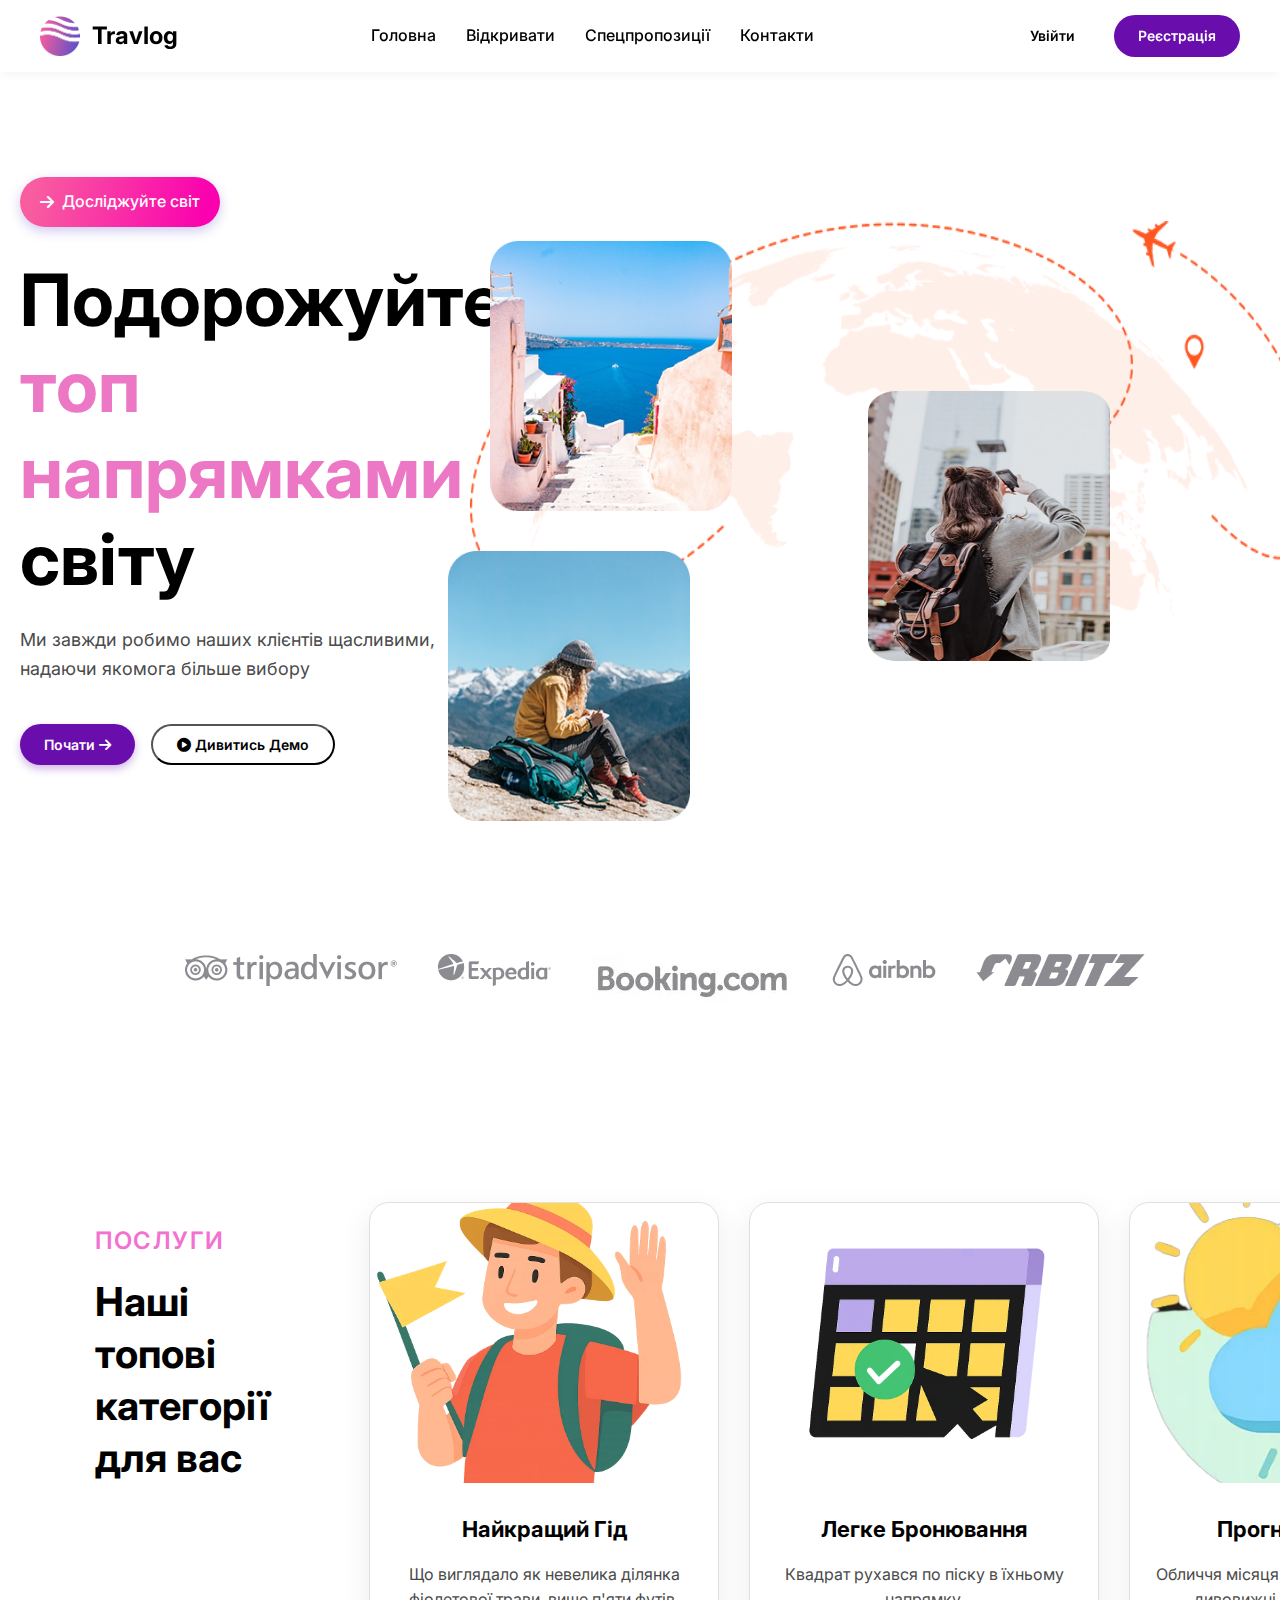
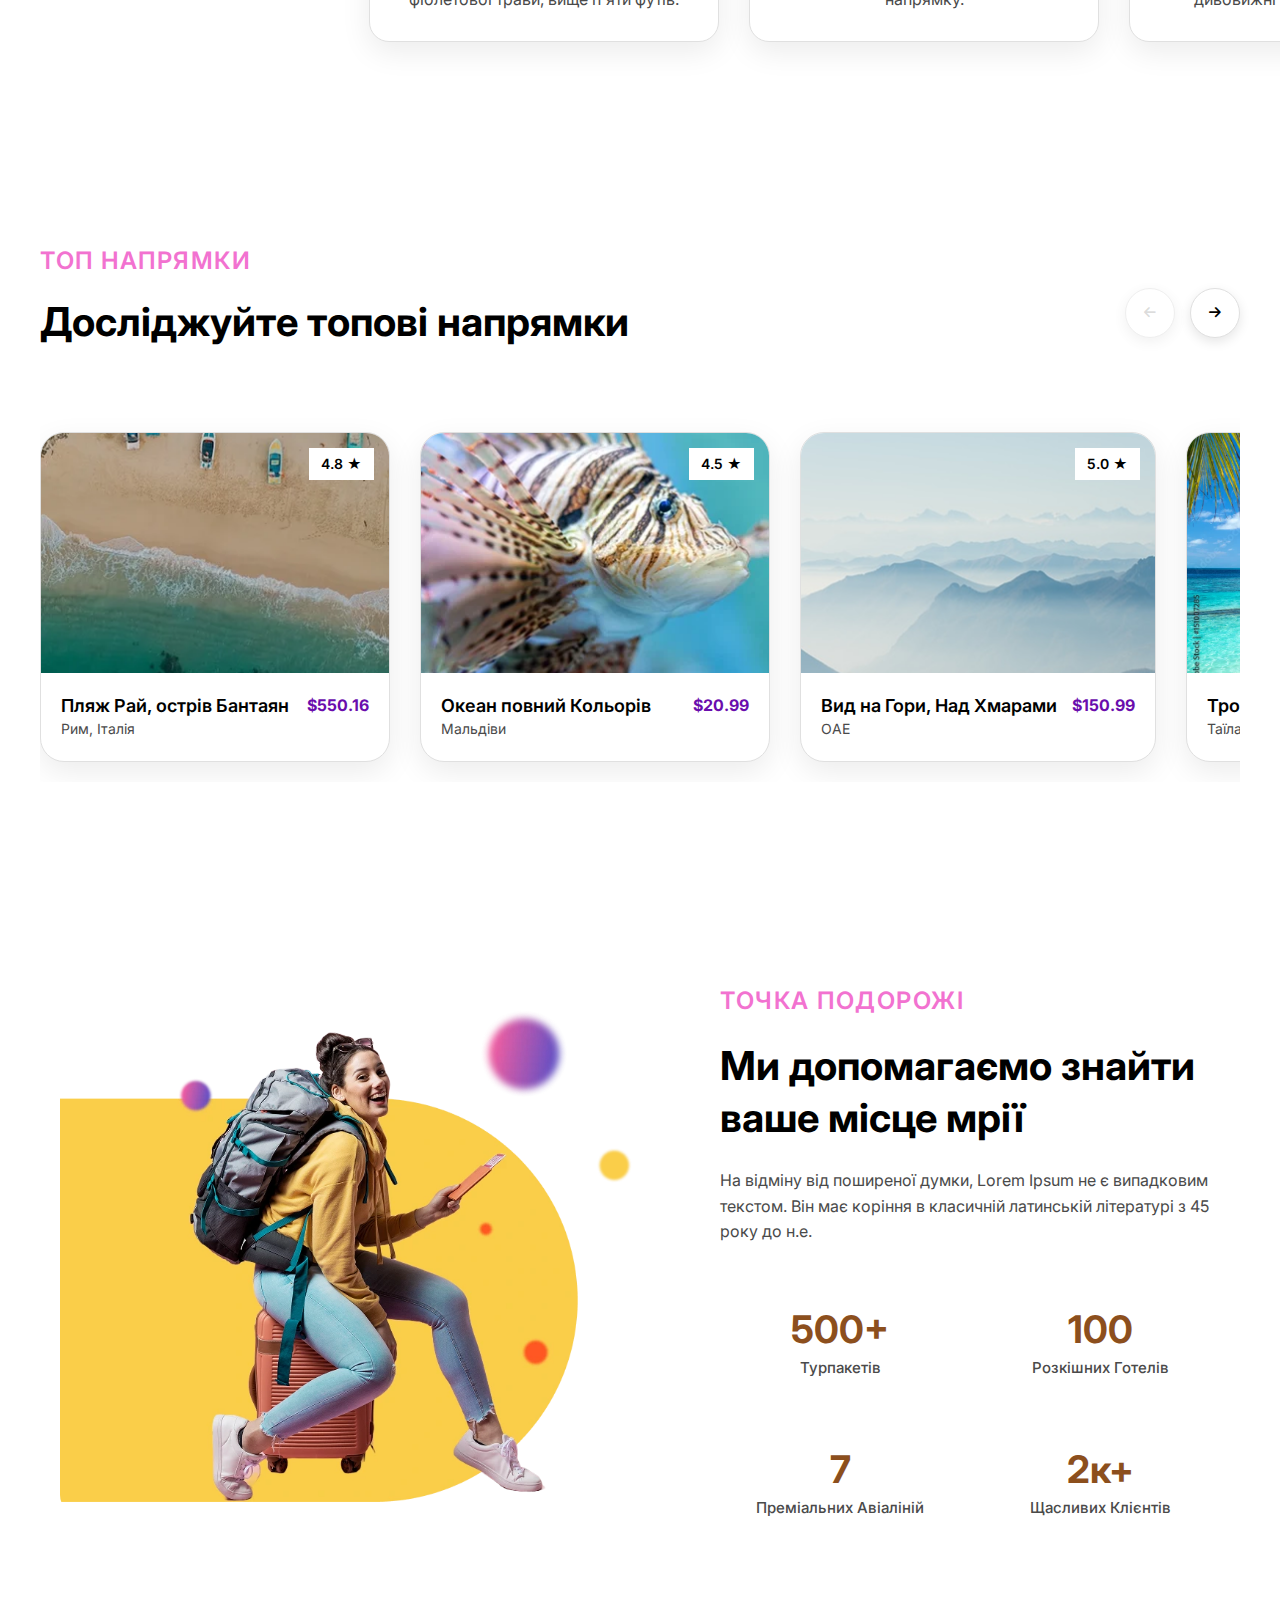
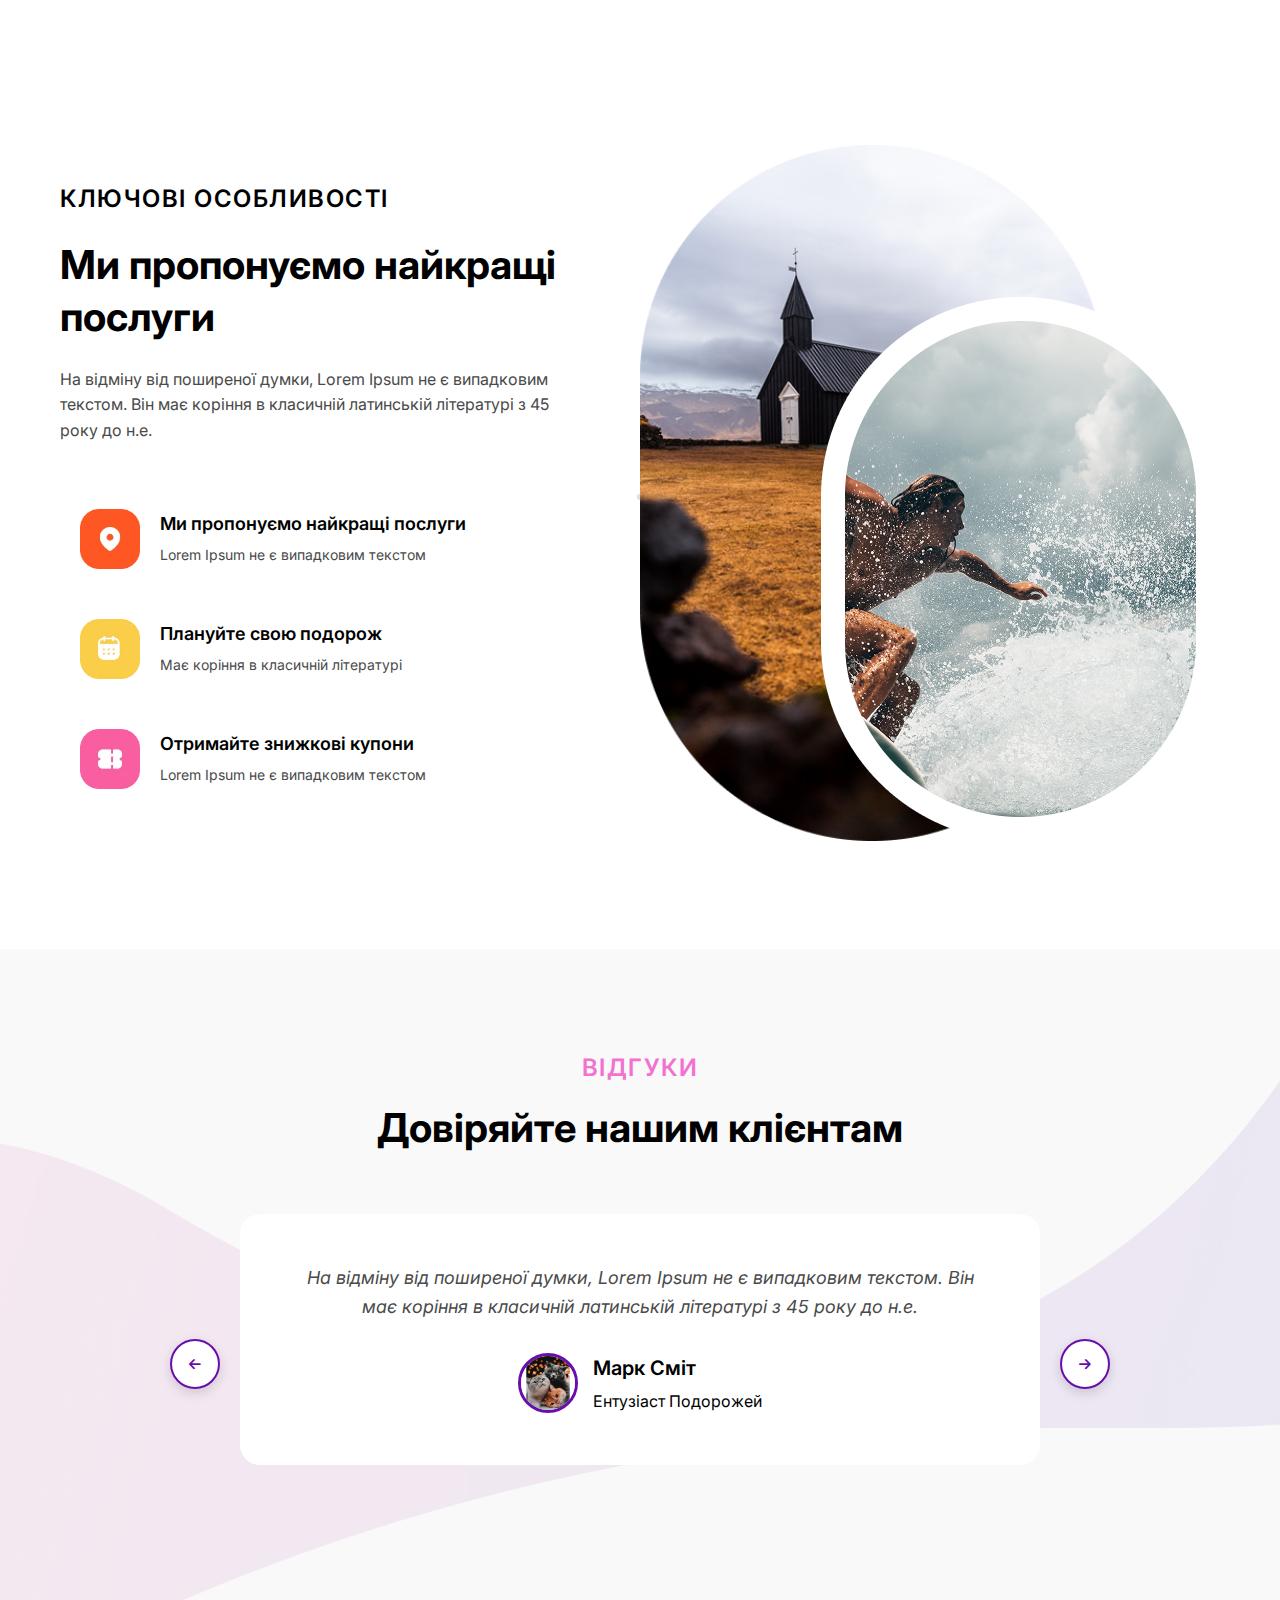
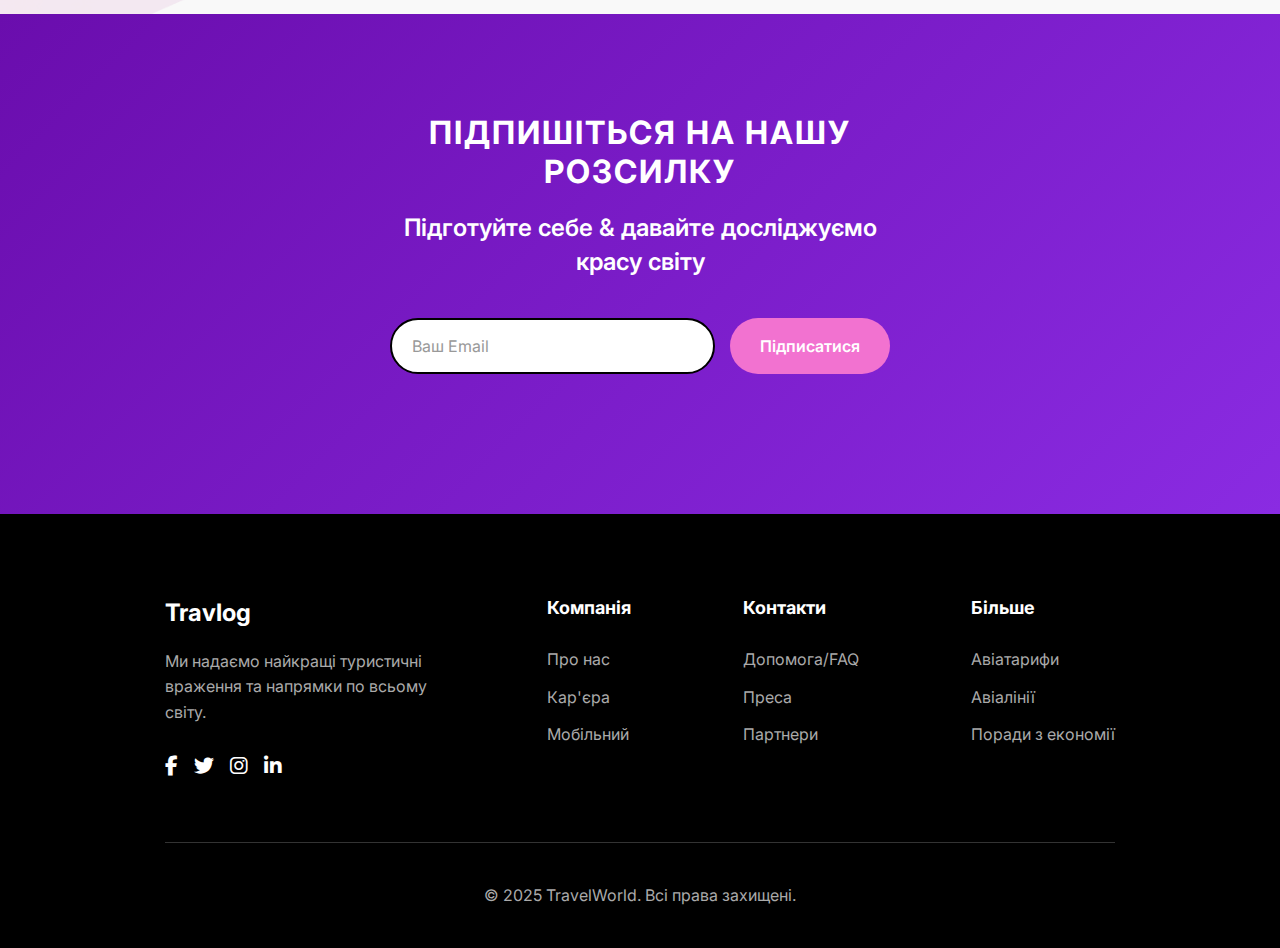
<file: index.html>
<!DOCTYPE html>
<html lang="uk">
<head>
    <meta charset="UTF-8">
    <meta name="viewport" content="width=device-width, initial-scale=1.0">
    <title>Сайт онлайн-планування турів</title>
    <link rel="stylesheet" href="https://cdnjs.cloudflare.com/ajax/libs/font-awesome/6.4.0/css/all.min.css">
    <link href="https://fonts.googleapis.com/css2?family=Inter:wght@300;400;500;600;700&display=swap" rel="stylesheet">
    <link rel="stylesheet" href="style.css">
</head>
<body>
    <!-- Хедер -->
    <header>
        <div class="logo">
            <img src="pic\logo.webp" alt="Travlog Лого" class="logo-img">
            <span class="logo-text">Travlog</span>
        </div>
        <nav>
            <ul>
                <li><a href="index.html">Головна</a></li>
                <li><a href="#">Відкривати</a></li>
                <li><a href="offers.html">Спецпропозиції</a></li>
                <li><a href="contacts.html">Контакти</a></li>
            </ul>
        </nav>
       <div class="auth-buttons">
            <a href="login.html" class="btn btn-outline">Увійти</a>
            <a href="register.html" class="btn btn-primary">Реєстрація</a>
        </div>
        <div class="menu-toggle">
            <span></span>
            <span></span>
            <span></span>
        </div>
    </header>

    <!-- Герой секція -->
    <section class="hero">
        <div class="container">
            <div class="hero-content">
                <div class="hero-text left-aligned">
                    <div class="explore-world-btn">
                        <i class="fas fa-arrow-right"></i>
                        Досліджуйте світ
                    </div>
                    <h1>Подорожуйте <span>топ напрямками</span> світу</h1>
                    <p>Ми завжди робимо наших клієнтів щасливими, надаючи якомога більше вибору</p>
                    <div class="hero-cta">
                        <button class="btn btn-get-started">
                            Почати
                            <i class="fas fa-arrow-right"></i>
                        </button>
                        <button class="btn btn-watch-demo">
                            <i class="fas fa-play-circle"></i>
                            Дивитись Демо
                        </button>
                    </div>
                </div>
                
                <div class="image-stack">
                    <div class="image-stack-item image-stack-item-mid">
                        <img src="pic\1.webp" alt="Зображення 1">
                    </div>
                    <div class="image-stack-item image-stack-item-downright">
                        <img src="pic\p2.webp" alt="Зображення 2">
                    </div>
                    <div class="image-stack-item image-stack-item-top">
                        <img src="pic\p1.webp" alt="Зображення 3">
                    </div>
                    <div class="image-stack-item image-stack-item-right">
                        <img src="pic\p3.webp" alt="Зображення 4">
                    </div>
                </div>
            </div>
        </div>
    </section>

    <!-- Статистика Секція -->
    <section class="stats">
        <div class="stat-item">
            <img src="pic\g1.webp" alt="Зображення 1">
        </div>
        <div class="stat-item">
            <img src="pic\g2.webp" alt="Зображення 2">
        </div>
        <div class="stat-item">
            <img src="pic\g3.webp" alt="Зображення 3">
        </div>
        <div class="stat-item">
            <img src="pic\g4.webp" alt="Зображення 4">
        </div>
        <div class="stat-item">
            <img src="pic\g5.webp" alt="Зображення 5">
        </div>
    </section>

    <!-- Сервіси Секція -->
    <section class="services">
        <div class="services-container">
            <!-- Текст зліва -->
            <div class="services-header">
                <div class="services-subtitle">ПОСЛУГИ</div>
                <h3 class="services-title">Наші топові категорії для вас</h3>
            </div>
            
            <!-- Картки справа -->
            <div class="services-content">
                <div class="services-grid">
                    <!-- Сервіс 1 -->
                    <div class="service-item">
                        <div class="service-image">
                            <img src="pic\q1.webp" alt="Найкращий Гід">
                        </div>
                        <div class="service-info">
                            <h4>Найкращий Гід</h4>
                            <p>Що виглядало як невелика ділянка фіолетової трави, вище п'яти футів.</p>
                        </div>
                    </div>
                    
                    <!-- Сервіс 2 -->
                    <div class="service-item">
                        <div class="service-image">
                            <img src="pic\q2.webp" alt="Легке Бронювання">
                        </div>
                        <div class="service-info">
                            <h4>Легке Бронювання</h4>
                            <p>Квадрат рухався по піску в їхньому напрямку.</p>
                        </div>
                    </div>
                    
                    <!-- Сервіс 3 -->
                    <div class="service-item">
                        <div class="service-image">
                            <img src="pic\q3.webp" alt="Прогноз Погоди">
                        </div>
                        <div class="service-info">
                            <h4>Прогноз Погоди</h4>
                            <p>Обличчя місяця було в тіні, показуючи дивовижні прогнози погоди.</p>
                        </div>
                    </div>
                </div>
            </div>
        </div>
    </section>

    <!-- Напрямки Секція -->
    <section class="destinations">
        <div class="container">
            <div class="section-header-with-controls">
                <div class="header-content">
                    <div class="section-subtitle">ТОП НАПРЯМКИ</div>
                    <h2 class="section-title">Досліджуйте топові напрямки</h2>
                </div>
                <div class="header-controls">
                    <button class="slider-btn prev-btn">
                        <i class="fas fa-arrow-left"></i>
                    </button>
                    <button class="slider-btn next-btn">
                        <i class="fas fa-arrow-right"></i>
                    </button>
                </div>
            </div>
            
            <div class="destinations-slider">
                <div class="destinations-cards">
                    <!-- Картка 1 -->
                    <div class="destination-card">
                        <div class="card-image">
                            <img src="pic/w1.webp" alt="Пляж Рай">
                            <div class="card-rating">4.8 ★</div>
                        </div>
                        <div class="card-content">
                            <div class="card-header">
                                <h3 class="card-title">Пляж Рай, острів Бантаян</h3>
                                <div class="card-price">$550.16</div>
                            </div>
                            <p class="card-location">Рим, Італія</p>
                        </div>
                    </div>
                    
                    <!-- Картка 2 -->
                    <div class="destination-card">
                        <div class="card-image">
                            <img src="pic\w2.webp" alt="Океан повний Кольорів">
                            <div class="card-rating">4.5 ★</div>
                        </div>
                        <div class="card-content">
                            <div class="card-header">
                                <h3 class="card-title">Океан повний Кольорів</h3>
                                <div class="card-price">$20.99</div>
                            </div>
                            <p class="card-location">Мальдіви</p>
                        </div>
                    </div>
                    
                    <!-- Картка 3 -->
                    <div class="destination-card">
                        <div class="card-image">
                            <img src="pic\w3.webp" alt="Вид на Гори">
                            <div class="card-rating">5.0 ★</div>
                        </div>
                        <div class="card-content">
                            <div class="card-header">
                                <h3 class="card-title">Вид на Гори, Над Хмарами</h3>
                                <div class="card-price">$150.99</div>
                            </div>
                            <p class="card-location">Об'єднані Арабські Емірати</p>
                        </div>
                    </div>

                    <!-- Картка 4 -->
                    <div class="destination-card">
                        <div class="card-image">
                            <img src="pic\w4.webp" alt="Тропічний Рай">
                            <div class="card-rating">4.7 ★</div>
                        </div>
                        <div class="card-content">
                            <div class="card-header">
                                <h3 class="card-title">Тропічний Рай, Пальмовий Пляж</h3>
                                <div class="card-price">$420.50</div>
                            </div>
                            <p class="card-location">Таїланд</p>
                        </div>
                    </div>

                    <!-- Картка 5 -->
                    <div class="destination-card">
                        <div class="card-image">
                            <img src="pic\w5.webp" alt="Альпійський Відпочинок">
                            <div class="card-rating">4.9 ★</div>
                        </div>
                        <div class="card-content">
                            <div class="card-header">
                                <h3 class="card-title">Альпійський Відпочинок, Снігова Долина</h3>
                                <div class="card-price">$320.75</div>
                            </div>
                            <p class="card-location">Швейцарія</p>
                        </div>
                    </div>

                    <!-- Картка 6 -->
                    <div class="destination-card">
                        <div class="card-image">
                            <img src="pic\w6.webp" alt="Міські Вогні">
                            <div class="card-rating">4.6 ★</div>
                        </div>
                        <div class="card-content">
                            <div class="card-header">
                                <h3 class="card-title">Міські Вогні, Центр Міста</h3>
                                <div class="card-price">$280.30</div>
                            </div>
                            <p class="card-location">Нью-Йорк, США</p>
                        </div>
                    </div>

                    <!-- Картка 7 -->
                    <div class="destination-card">
                        <div class="card-image">
                            <img src="pic\w7.webp" alt="Історичне Місце">
                            <div class="card-rating">4.8 ★</div>
                        </div>
                        <div class="card-content">
                            <div class="card-header">
                                <h3 class="card-title">Історичне Місце, Стародавні Руїни</h3>
                                <div class="card-price">$190.25</div>
                            </div>
                            <p class="card-location">Греція</p>
                        </div>
                    </div>
                </div>
            </div>
        </div>
    </section>

    <!-- Особливості Секція -->
    <section class="features">
        <div class="container">
            <div class="features-content">
                <div class="features-image">
                    <img src="pic\e1.webp" alt="Точка Подорожі" class="features-img">
                </div>
                
                <div class="features-text">
                    <div class="features-subtitle">ТОЧКА ПОДОРОЖІ</div>
                    <h2 class="features-title">Ми допомагаємо знайти ваше місце мрії</h2>
                    <p class="features-desc">На відміну від поширеної думки, Lorem Ipsum не є випадковим текстом. Він має коріння в класичній латинській літературі з 45 року до н.е.</p>
                    
                    <div class="features-stats">
                        <div class="stat-grid">
                            <!-- Стат 1 -->
                            <div class="stat-item">
                                <div class="stat-number">500+</div>
                                <div class="stat-label">Турпакетів</div>
                            </div>
                            
                            <!-- Стат 2 -->
                            <div class="stat-item">
                                <div class="stat-number">100</div>
                                <div class="stat-label">Розкішних Готелів</div>
                            </div>
                            
                            <!-- Стат 3 -->
                            <div class="stat-item">
                                <div class="stat-number">7</div>
                                <div class="stat-label">Преміальних Авіаліній</div>
                            </div>
                            
                            <!-- Стат 4 -->
                            <div class="stat-item">
                                <div class="stat-number">2к+</div>
                                <div class="stat-label">Щасливих Клієнтів</div>
                            </div>
                        </div>
                    </div>
                </div>
            </div>
        </div>
    </section>
    
    <!-- Ключові Особливості Секція -->
    <section class="key-features">
        <div class="container">
            <div class="key-features-content">
                <div class="key-features-text">
                    <div class="key-features-subtitle">КЛЮЧОВІ ОСОБЛИВОСТІ</div>
                    <h2 class="key-features-title">Ми пропонуємо найкращі послуги</h2>
                    <p class="key-features-desc">На відміну від поширеної думки, Lorem Ipsum не є випадковим текстом. Він має коріння в класичній латинській літературі з 45 року до н.е.</p>
                    
                    <div class="features-list">
                        <!-- Особливість 1 -->
                        <div class="feature-item">
                            <div class="feature-icon">
                                <div class="icon-image">
                                    <img src="pic/a3.webp" alt="Ми пропонуємо найкращі послуги">
                                </div>
                            </div>
                            <div class="feature-content">
                                <h3 class="feature-title">Ми пропонуємо найкращі послуги</h3>
                                <p class="feature-desc">Lorem Ipsum не є випадковим текстом</p>
                            </div>
                        </div>
                        
                        <!-- Лінія між особливостями -->
                        <div class="feature-line"></div>
                        
                        <!-- Особливість 2 -->
                        <div class="feature-item">
                            <div class="feature-icon">
                                <div class="icon-image">
                                    <img src="pic/a1.webp" alt="Плануйте свою подорож">
                                </div>
                            </div>
                            <div class="feature-content">
                                <h3 class="feature-title">Плануйте свою подорож</h3>
                                <p class="feature-desc">Має коріння в класичній літературі</p>
                            </div>
                        </div>
                        
                        <!-- Лінія між особливостями -->
                        <div class="feature-line"></div>
                        
                        <!-- Особливість 3 -->
                        <div class="feature-item">
                            <div class="feature-icon">
                                <div class="icon-image">
                                    <img src="pic/a2.webp" alt="Отримайте знижкові купони">
                                </div>
                            </div>
                            <div class="feature-content">
                                <h3 class="feature-title">Отримайте знижкові купони</h3>
                                <p class="feature-desc">Lorem Ipsum не є випадковим текстом</p>
                            </div>
                        </div>
                    </div>
                </div>
                
                <div class="key-features-images">
                    <!-- Основне зображення -->
                    <div class="main-feature-image">
                        <img src="pic/r1.webp" alt="Рай на Землі" class="feature-main-img">
                    </div>
                    <!-- Накладене зображення -->
                    <div class="overlay-feature-image">
                        <img src="pic/r2.webp" alt="Рай Накладення" class="feature-overlay-img">
                    </div>
                </div>
            </div>
        </div>
    </section>

    <!-- Відгуки Секція -->
    <section class="testimonials">
        <div class="testimonials-bg">
            <img src="pic/t1.webp" alt="Фон" class="bg-image">
        </div>
        
        <div class="container">
            <div class="testimonials-header">
                <div class="testimonials-subtitle">ВІДГУКИ</div>
                <h2 class="testimonials-title">Довіряйте нашим клієнтам</h2>
            </div>
            
            <div class="testimonials-slider">
                <!-- Кнопка назад -->
                <button class="slider-nav-btn nav-prev">
                    <i class="fas fa-arrow-left"></i>
                </button>
                
                <div class="testimonial-slides">
                    <!-- Слайд 1 -->
                    <div class="testimonial-slide active">
                        <div class="testimonial-card">
                            <div class="testimonial-content">
                                <p class="testimonial-text">На відміну від поширеної думки, Lorem Ipsum не є випадковим текстом. Він має коріння в класичній латинській літературі з 45 року до н.е.</p>
                            </div>
                            <div class="testimonial-author">
                                <div class="author-image">
                                    <img src="pic/t2.webp" alt="Марк Сміт">
                                </div>
                                <div class="author-info">
                                    <div class="author-name">Марк Сміт</div>
                                    <div class="author-role">Ентузіаст Подорожей</div>
                                </div>
                            </div>
                        </div>
                    </div>
                    
                    <!-- Слайд 2 -->
                    <div class="testimonial-slide">
                        <div class="testimonial-card">
                            <div class="testimonial-content">
                                <p class="testimonial-text">Інший текст відгуку буде тут. Ви можете додати кілька відгуків від різних клієнтів.</p>
                            </div>
                            <div class="testimonial-author">
                                <div class="author-image">
                                    <img src="pic/t3.webp" alt="Клієнт 2">
                                </div>
                                <div class="author-info">
                                    <div class="author-name">Сара Джонсон</div>
                                    <div class="author-role">Шукач Пригод</div>
                                </div>
                            </div>
                        </div>
                    </div>
                    
                    <!-- Слайд 3 -->
                    <div class="testimonial-slide">
                        <div class="testimonial-card">
                            <div class="testimonial-content">
                                <p class="testimonial-text">Третій текст відгуку. Ви можете додати стільки слайдів, скільки потрібно для різних клієнтів.</p>
                            </div>
                            <div class="testimonial-author">
                                <div class="author-image">
                                    <img src="pic/t4.webp" alt="Клієнт 3">
                                </div>
                                <div class="author-info">
                                    <div class="author-name">Джон Девіс</div>
                                    <div class="author-role">Діловий Мандрівник</div>
                                </div>
                            </div>
                        </div>
                    </div>
                </div>
                
                <!-- Кнопка вперед -->
                <button class="slider-nav-btn nav-next">
                    <i class="fas fa-arrow-right"></i>
                </button>
            </div>
        </div>
    </section>

    <!-- Розсилка Секція -->
    <section class="newsletter">
        <div class="container">
            <div class="newsletter-content">
                <h2 class="newsletter-title">ПІДПИШІТЬСЯ НА НАШУ РОЗСИЛКУ</h2>
                <h3 class="newsletter-subtitle">Підготуйте себе & давайте досліджуємо<br>красу світу</h3>
                
                <form class="newsletter-form" id="newsletterForm">
                    <div class="form-group">
                        <input 
                            type="email" 
                            id="emailInput" 
                            class="email-input" 
                            placeholder="Ваш Email" 
                            required
                        >
                        <button type="submit" class="subscribe-btn">
                            Підписатися
                        </button>
                    </div>
                </form>
                
                <div class="newsletter-message" id="newsletterMessage"></div>
            </div>
        </div>
    </section>
    
    <!-- Футер -->
    <footer>
        <div class="footer-content">
            <div class="footer-column">
                <div class="footer-logo">Travlog</div>
                <p class="footer-desc">Ми надаємо найкращі туристичні враження та напрямки по всьому світу.</p>
                <div class="social-links">
                    <a href="#"><i class="fab fa-facebook-f"></i></a>
                    <a href="#"><i class="fab fa-twitter"></i></a>
                    <a href="#"><i class="fab fa-instagram"></i></a>
                    <a href="#"><i class="fab fa-linkedin-in"></i></a>
                </div>
            </div>
            
            <div class="footer-column">
                <h3 class="footer-title">Компанія</h3>
                <ul class="footer-links">
                    <li><a href="offers.html">Про нас</a></li>
                    <li><a href="#">Кар'єра</a></li>
                    <li><a href="contacts.html">Мобільний</a></li>
                </ul>
            </div>
            
            <div class="footer-column">
                <h3 class="footer-title">Контакти</h3>
                <ul class="footer-links">
                    <li><a href="#">Допомога/FAQ</a></li>
                    <li><a href="#">Преса</a></li>
                    <li><a href="#">Партнери</a></li>
                </ul>
            </div>
            
            <div class="footer-column">
                <h3 class="footer-title">Більше</h3>
                <ul class="footer-links">
                    <li><a href="#">Авіатарифи</a></li>
                    <li><a href="#">Авіалінії</a></li>
                    <li><a href="#">Поради з економії</a></li>
                </ul>
            </div>
        </div>
        
        <div class="footer-bottom">
            <p>&copy; 2025 TravelWorld. Всі права захищені.</p>
        </div>
</footer>
 <div id="demoModal" class="modal">
        <div class="modal-content">
            <span class="close-modal-btn">&times;</span>
            
            <h2>Демонстрація Платформи</h2>
            <div class="video-wrapper">
                <iframe 
                    src="pic\61I.mp4" 
                    title="YouTube video player" 
                    frameborder="0" 
                    allow="accelerometer; autoplay; clipboard-write; encrypted-media; gyroscope; picture-in-picture" 
                    allowfullscreen>
                </iframe>
            </div>
            <p>Це вікно показує, як працює наш сервіс планування.</p>
        </div>
    </div>

    <button id="scrollTopBtn" title="Вгору"><i class="fas fa-arrow-up"></i></button>

    <script src="script.js"></script>
</body>
</html>
</file>
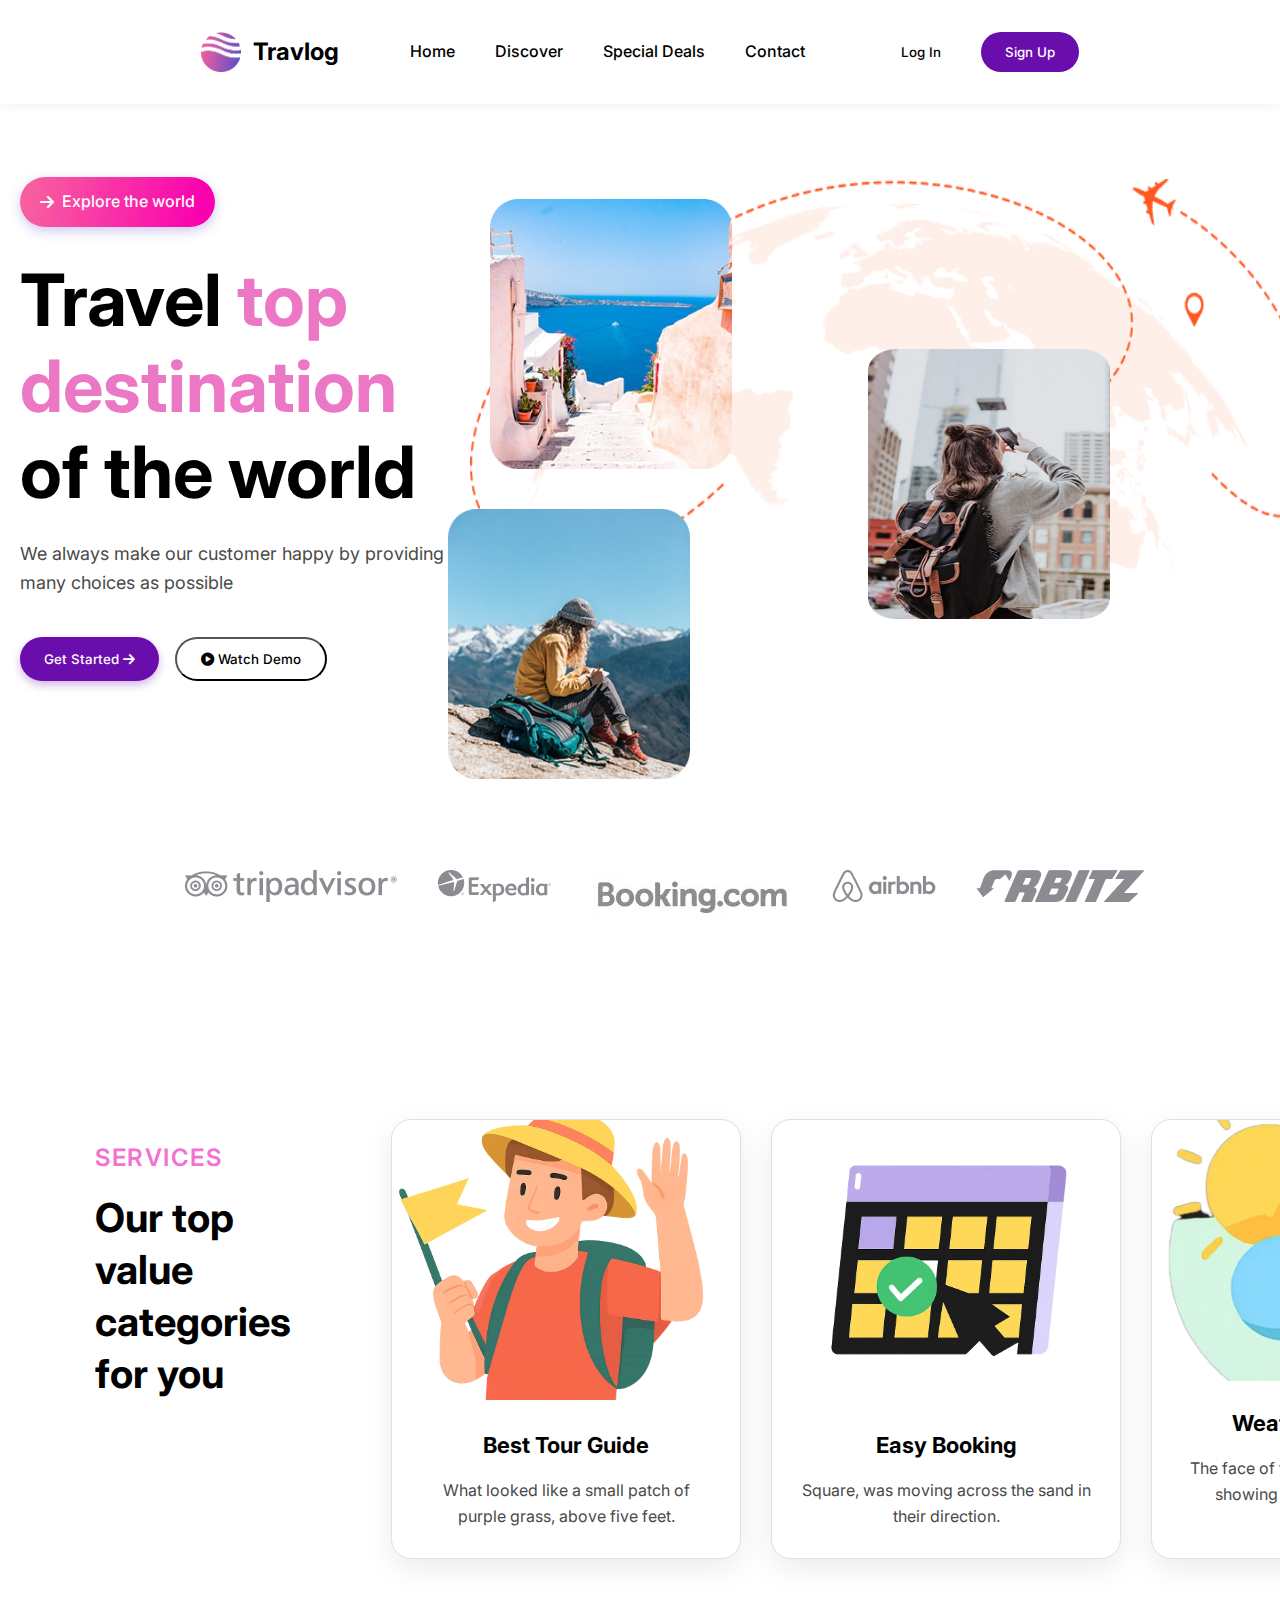
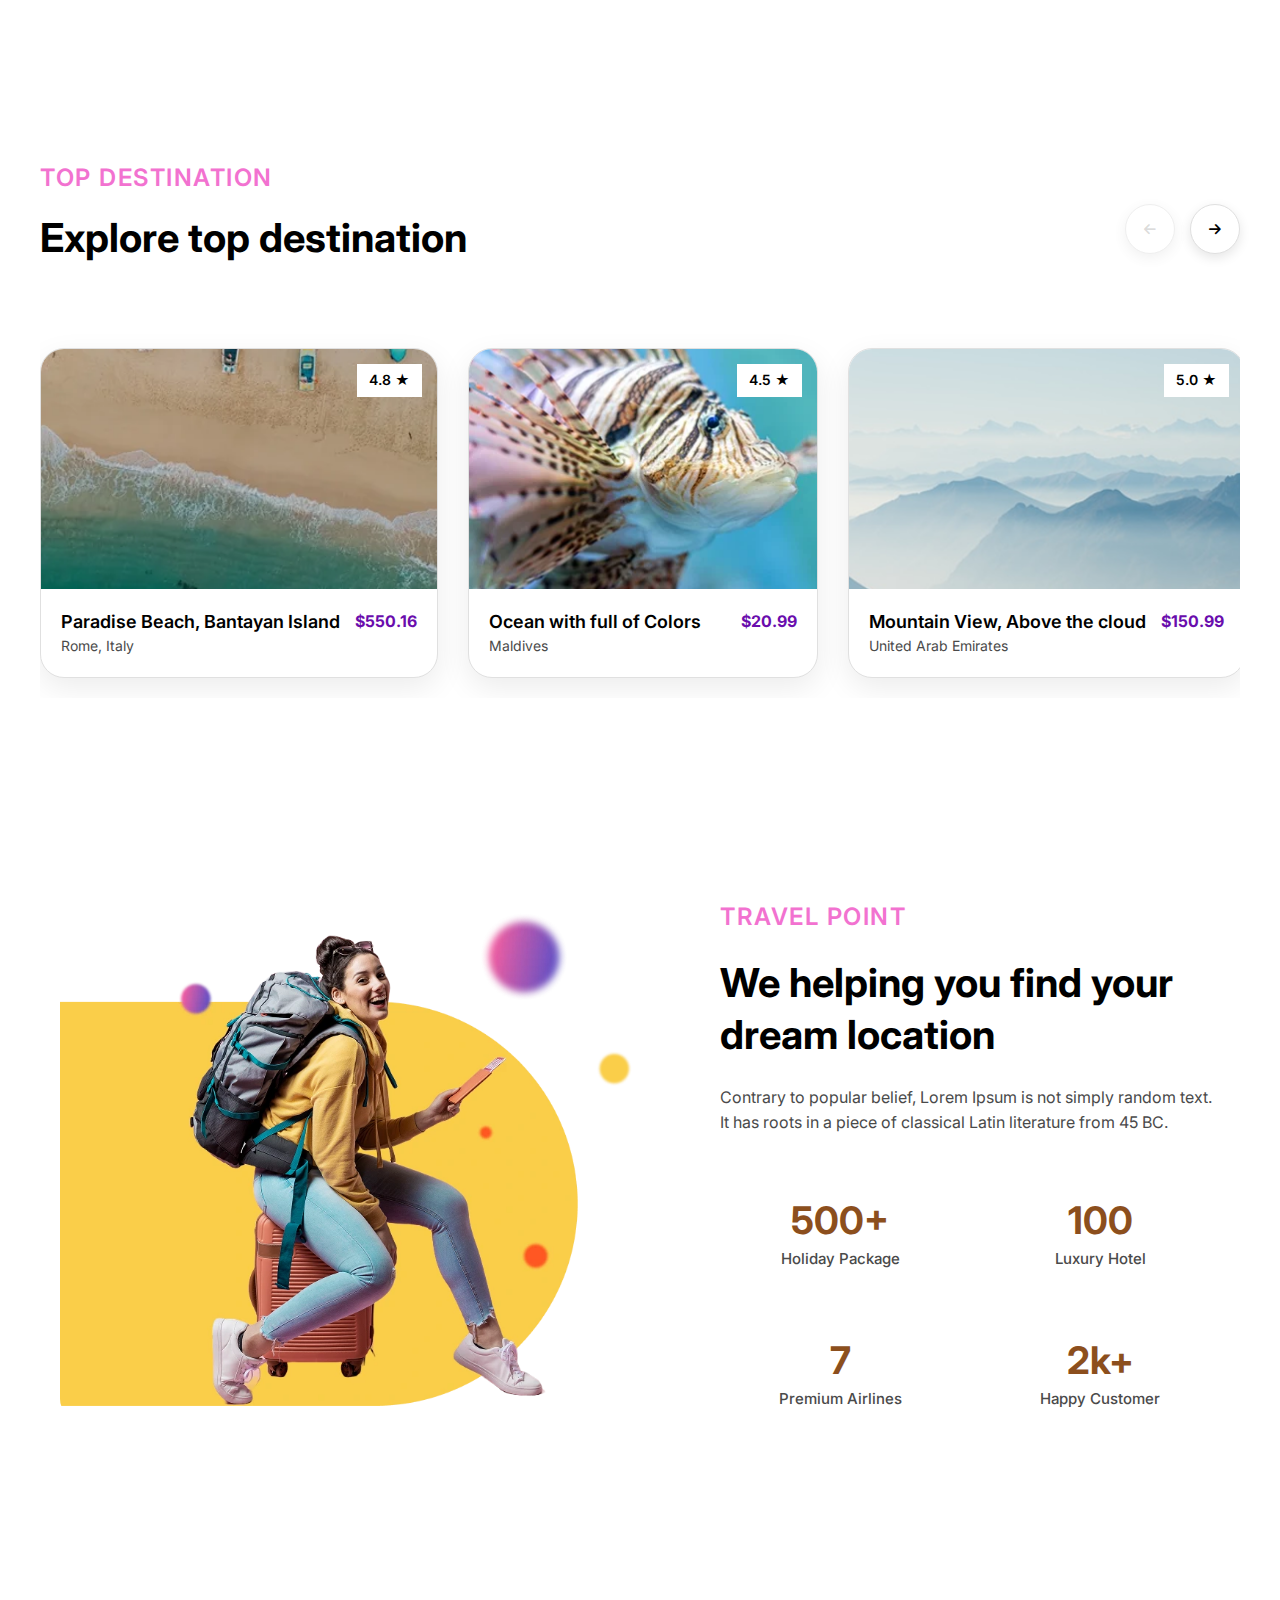
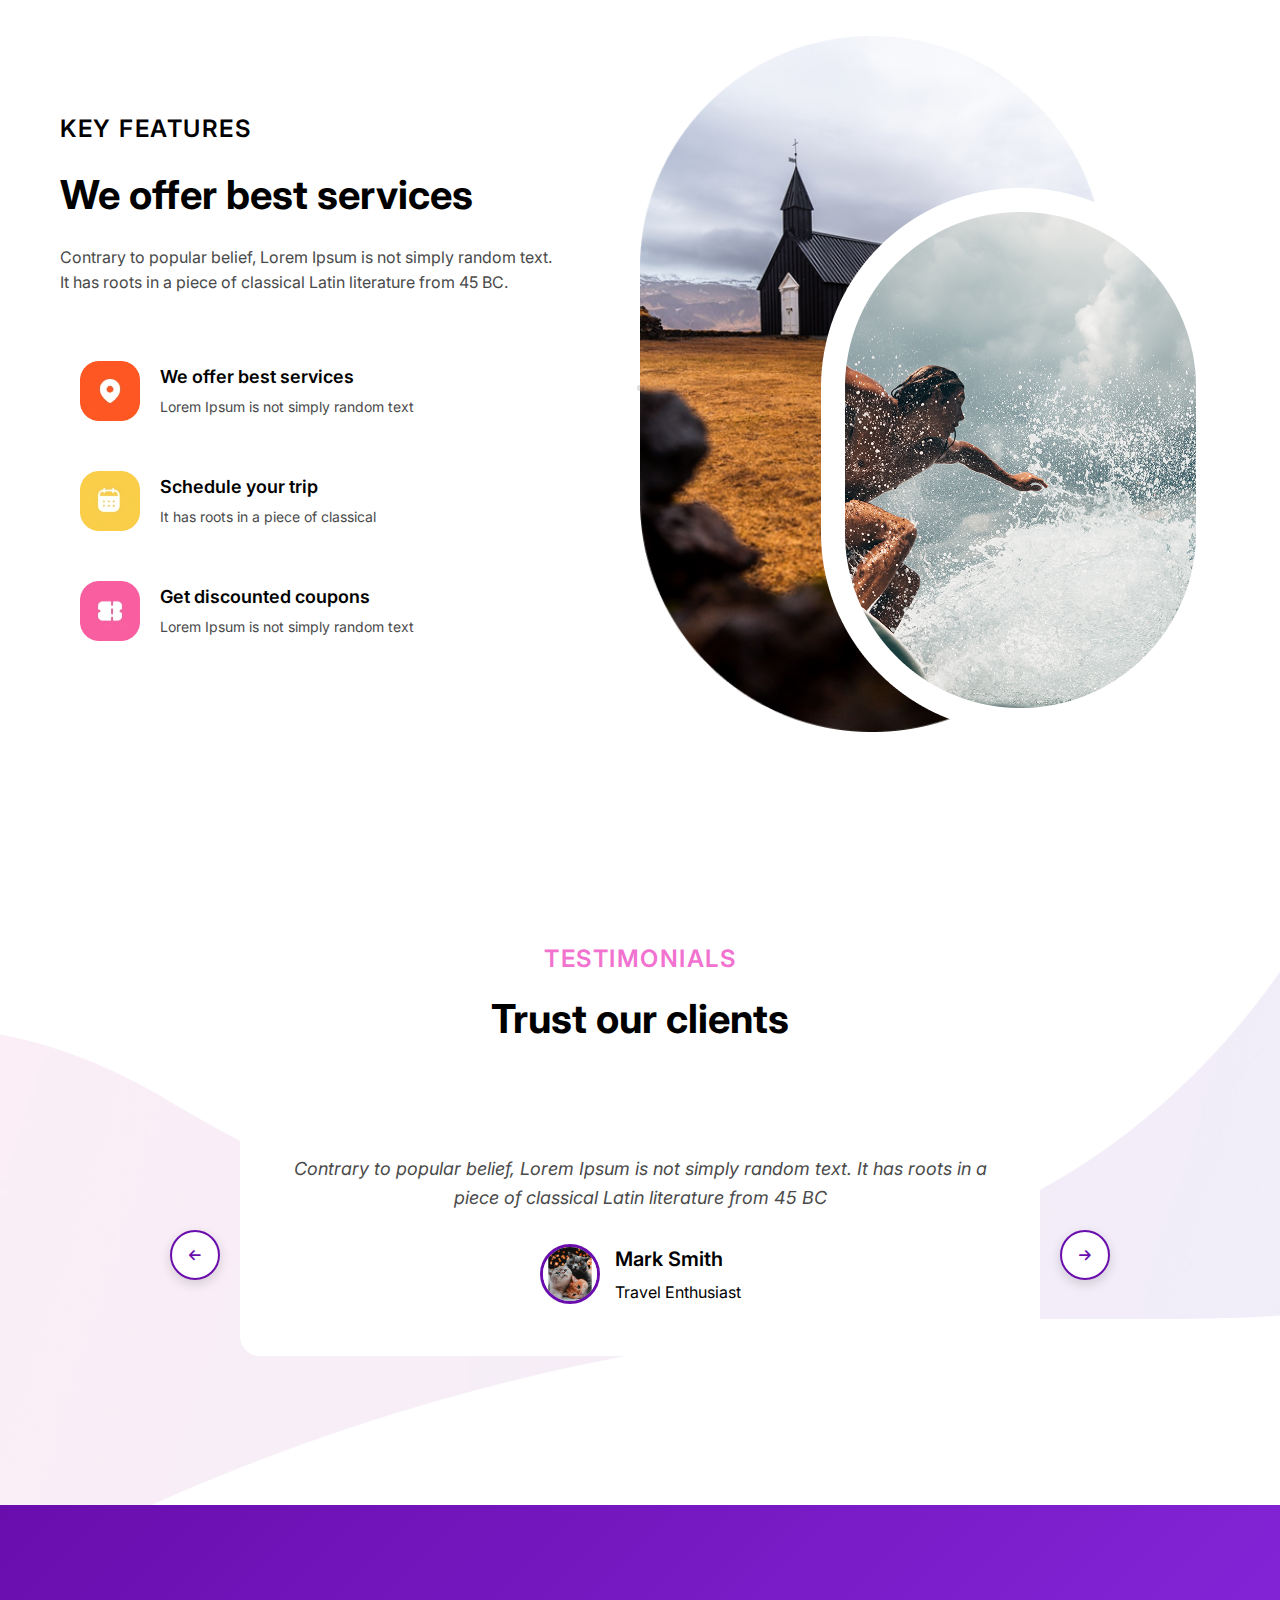
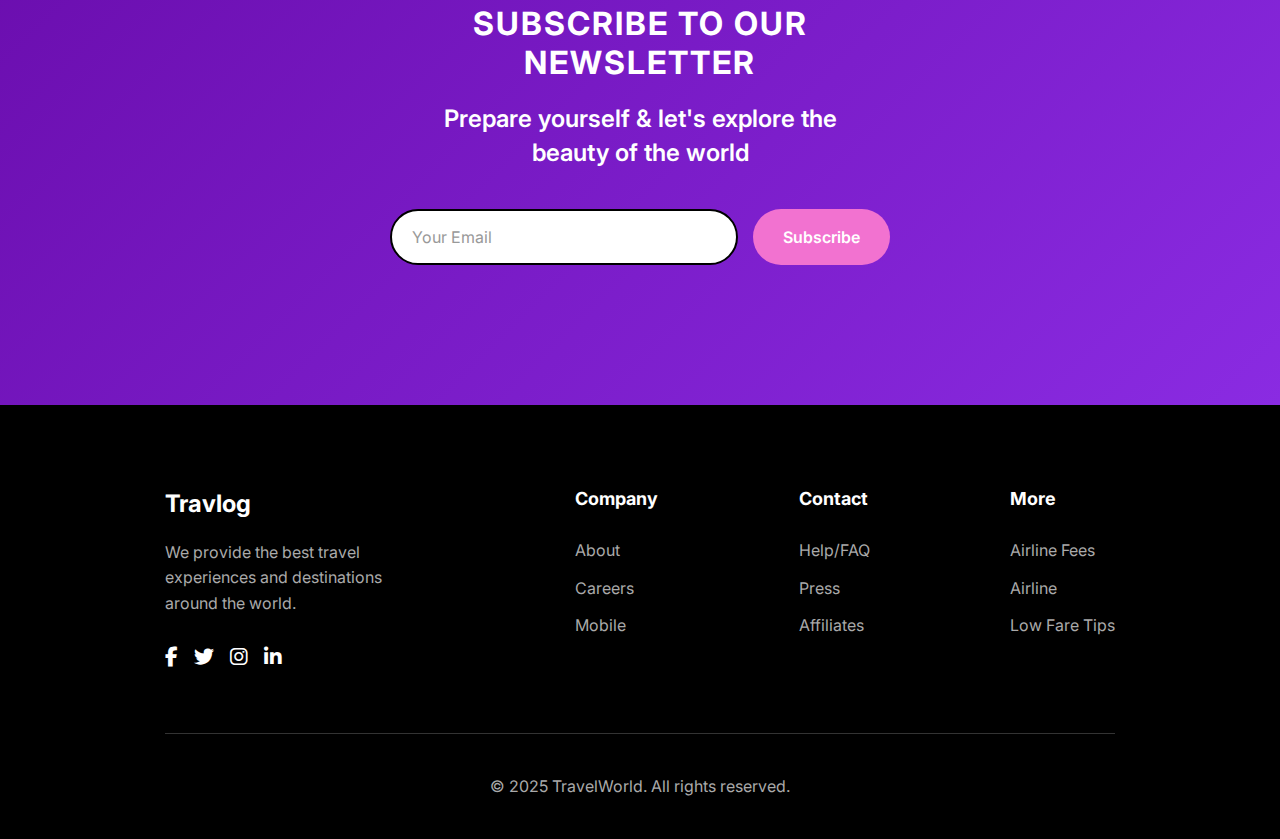
<file: Завдання/index.html>
<!DOCTYPE html>
<html lang="en">
<head>
    <meta charset="UTF-8">
    <meta name="viewport" content="width=device-width, initial-scale=1.0">
    <title>Travlog - Top Destinations</title>
    <link rel="stylesheet" href="https://cdnjs.cloudflare.com/ajax/libs/font-awesome/6.4.0/css/all.min.css">
    <link href="https://fonts.googleapis.com/css2?family=Inter:wght@300;400;500;600;700&display=swap" rel="stylesheet">
    <link rel="stylesheet" href="style.css">
</head>
<body>
    <!-- Header -->
    <header>
        <div class="logo">
            <img src="pic\logo.webp" alt="Travlog Logo" class="logo-img">
            <span class="logo-text">Travlog</span>
        </div>
        <nav>
            <ul>
                <li><a href="#">Home</a></li>
                <li><a href="#">Discover</a></li>
                <li><a href="#">Special Deals</a></li>
                <li><a href="#">Contact</a></li>
            </ul>
        </nav>
        <div class="auth-buttons">
            <button class="btn btn-outline">Log In</button>
            <button class="btn btn-primary">Sign Up</button>
        </div>
        <div class="menu-toggle">
            <span></span>
            <span></span>
            <span></span>
        </div>
    </header>

    <!-- Hero секція -->
    <section class="hero">
        <div class="container">
            <div class="hero-content">
                <div class="hero-text left-aligned">
                    <div class="explore-world-btn">
                        <i class="fas fa-arrow-right"></i>
                        Explore the world
                    </div>
                    <h1>Travel <span>top destination</span> of the world</h1>
                    <p>We always make our customer happy by providing as many choices as possible</p>
                    <div class="hero-cta">
                        <button class="btn btn-get-started">
                            Get Started
                            <i class="fas fa-arrow-right"></i>
                        </button>
                        <button class="btn btn-watch-demo">
                            <i class="fas fa-play-circle"></i>
                            Watch Demo
                        </button>
                    </div>
                </div>
                
                <div class="image-stack">
                    <div class="image-stack-item image-stack-item-mid">
                        <img src="pic\1.webp" alt="1 image">
                    </div>
                    <div class="image-stack-item image-stack-item-downright">
                        <img src="pic\p2.webp" alt="2 image">
                    </div>
                    <div class="image-stack-item image-stack-item-top">
                        <img src="pic\p1.webp" alt="3 image">
                    </div>
                    <div class="image-stack-item image-stack-item-right">
                        <img src="pic\p3.webp" alt="4 image">
                    </div>
                </div>
            </div>
        </div>
    </section>

    <!-- Stats Section -->
    <section class="stats">
        <div class="stat-item">
            <img src="pic\g1.webp" alt="1 image">
        </div>
        <div class="stat-item">
            <img src="pic\g2.webp" alt="1 image">
        </div>
        <div class="stat-item">
            <img src="pic\g3.webp" alt="1 image">
        </div>
        <div class="stat-item">
            <img src="pic\g4.webp" alt="1 image">
        </div>
        <div class="stat-item">
            <img src="pic\g5.webp" alt="1 image">
        </div>
    </section>

    <!-- Services Section -->
    <section class="services">
        <div class="services-container">
            <!-- Текст зліва -->
            <div class="services-header">
                <div class="services-subtitle">SERVICES</div>
                <h3 class="services-title">Our top value categories for you</h3>
            </div>
            
            <!-- Картки справа -->
            <div class="services-content">
                <div class="services-grid">
                    <!-- Service 1 -->
                    <div class="service-item">
                        <div class="service-image">
                            <img src="pic\q1.webp" alt="Best Tour Guide">
                        </div>
                        <div class="service-info">
                            <h4>Best Tour Guide</h4>
                            <p>What looked like a small patch of purple grass, above five feet.</p>
                        </div>
                    </div>
                    
                    <!-- Service 2 -->
                    <div class="service-item">
                        <div class="service-image">
                            <img src="pic\q2.webp" alt="Easy Booking">
                        </div>
                        <div class="service-info">
                            <h4>Easy Booking</h4>
                            <p>Square, was moving across the sand in their direction.</p>
                        </div>
                    </div>
                    
                    <!-- Service 3 -->
                    <div class="service-item">
                        <div class="service-image">
                            <img src="pic\q3.webp" alt="Weather Forecast">
                        </div>
                        <div class="service-info">
                            <h4>Weather Forecast</h4>
                            <p>The face of the moon was in shadow showing the amazing weather predictions.</p>
                        </div>
                    </div>
                </div>
            </div>
        </div>
    </section>

    <!-- Destinations Section -->
    <section class="destinations">
        <div class="container">
            <div class="section-header-with-controls">
                <div class="header-content">
                    <div class="section-subtitle">TOP DESTINATION</div>
                    <h2 class="section-title">Explore top destination</h2>
                </div>
                <div class="header-controls">
                    <button class="slider-btn prev-btn">
                        <i class="fas fa-arrow-left"></i>
                    </button>
                    <button class="slider-btn next-btn">
                        <i class="fas fa-arrow-right"></i>
                    </button>
                </div>
            </div>
            
            <div class="destinations-slider">
                <div class="destinations-cards">
                    <!-- Card 1 -->
                    <div class="destination-card">
                        <div class="card-image">
                            <img src="pic/w1.webp" alt="Paradise Beach">
                            <div class="card-rating">4.8 ★</div>
                        </div>
                        <div class="card-content">
                            <div class="card-header">
                                <h3 class="card-title">Paradise Beach, Bantayan Island</h3>
                                <div class="card-price">$550.16</div>
                            </div>
                            <p class="card-location">Rome, Italy</p>
                        </div>
                    </div>
                    
                    <!-- Card 2 -->
                    <div class="destination-card">
                        <div class="card-image">
                            <img src="pic\w2.webp" alt="Ocean with full of Colors">
                            <div class="card-rating">4.5 ★</div>
                        </div>
                        <div class="card-content">
                            <div class="card-header">
                                <h3 class="card-title">Ocean with full of Colors</h3>
                                <div class="card-price">$20.99</div>
                            </div>
                            <p class="card-location">Maldives</p>
                        </div>
                    </div>
                    
                    <!-- Card 3 -->
                    <div class="destination-card">
                        <div class="card-image">
                            <img src="pic\w3.webp" alt="Mountain View">
                            <div class="card-rating">5.0 ★</div>
                        </div>
                        <div class="card-content">
                            <div class="card-header">
                                <h3 class="card-title">Mountain View, Above the cloud</h3>
                                <div class="card-price">$150.99</div>
                            </div>
                            <p class="card-location">United Arab Emirates</p>
                        </div>
                    </div>

                    <!-- Card 4 -->
                    <div class="destination-card">
                        <div class="card-image">
                            <img src="pic\w4.webp" alt="Tropical Paradise">
                            <div class="card-rating">4.7 ★</div>
                        </div>
                        <div class="card-content">
                            <div class="card-header">
                                <h3 class="card-title">Tropical Paradise, Palm Beach</h3>
                                <div class="card-price">$420.50</div>
                            </div>
                            <p class="card-location">Thailand</p>
                        </div>
                    </div>

                    <!-- Card 5 -->
                    <div class="destination-card">
                        <div class="card-image">
                            <img src="pic\w5.webp" alt="Alpine Retreat">
                            <div class="card-rating">4.9 ★</div>
                        </div>
                        <div class="card-content">
                            <div class="card-header">
                                <h3 class="card-title">Alpine Retreat, Snow Valley</h3>
                                <div class="card-price">$320.75</div>
                            </div>
                            <p class="card-location">Switzerland</p>
                        </div>
                    </div>

                    <!-- Card 6 -->
                    <div class="destination-card">
                        <div class="card-image">
                            <img src="pic\w6.webp" alt="City Lights">
                            <div class="card-rating">4.6 ★</div>
                        </div>
                        <div class="card-content">
                            <div class="card-header">
                                <h3 class="card-title">City Lights, Downtown</h3>
                                <div class="card-price">$280.30</div>
                            </div>
                            <p class="card-location">New York, USA</p>
                        </div>
                    </div>

                    <!-- Card 7 -->
                    <div class="destination-card">
                        <div class="card-image">
                            <img src="pic\w7.webp" alt="Historical Site">
                            <div class="card-rating">4.8 ★</div>
                        </div>
                        <div class="card-content">
                            <div class="card-header">
                                <h3 class="card-title">Historical Site, Ancient Ruins</h3>
                                <div class="card-price">$190.25</div>
                            </div>
                            <p class="card-location">Greece</p>
                        </div>
                    </div>
                </div>
            </div>
        </div>
    </section>

    <!-- Features Section -->
    <section class="features">
        <div class="container">
            <div class="features-content">
                <div class="features-image">
                    <img src="pic\e1.webp" alt="Travel Point" class="features-img">
                </div>
                
                <div class="features-text">
                    <div class="features-subtitle">TRAVEL POINT</div>
                    <h2 class="features-title">We helping you find your dream location</h2>
                    <p class="features-desc">Contrary to popular belief, Lorem Ipsum is not simply random text. It has roots in a piece of classical Latin literature from 45 BC.</p>
                    
                    <div class="features-stats">
                        <div class="stat-grid">
                            <!-- Stat 1 -->
                            <div class="stat-item">
                                <div class="stat-number">500+</div>
                                <div class="stat-label">Holiday Package</div>
                            </div>
                            
                            <!-- Stat 2 -->
                            <div class="stat-item">
                                <div class="stat-number">100</div>
                                <div class="stat-label">Luxury Hotel</div>
                            </div>
                            
                            <!-- Stat 3 -->
                            <div class="stat-item">
                                <div class="stat-number">7</div>
                                <div class="stat-label">Premium Airlines</div>
                            </div>
                            
                            <!-- Stat 4 -->
                            <div class="stat-item">
                                <div class="stat-number">2k+</div>
                                <div class="stat-label">Happy Customer</div>
                            </div>
                        </div>
                    </div>
                </div>
            </div>
        </div>
    </section>
    
    <!-- Key Features Section -->
    <section class="key-features">
        <div class="container">
            <div class="key-features-content">
                <div class="key-features-text">
                    <div class="key-features-subtitle">KEY FEATURES</div>
                    <h2 class="key-features-title">We offer best services</h2>
                    <p class="key-features-desc">Contrary to popular belief, Lorem Ipsum is not simply random text. It has roots in a piece of classical Latin literature from 45 BC.</p>
                    
                    <div class="features-list">
                        <!-- Feature 1 -->
                        <div class="feature-item">
                            <div class="feature-icon">
                                <div class="icon-image">
                                    <img src="pic/a3.webp" alt="We offer best services">
                                </div>
                            </div>
                            <div class="feature-content">
                                <h3 class="feature-title">We offer best services</h3>
                                <p class="feature-desc">Lorem Ipsum is not simply random text</p>
                            </div>
                        </div>
                        
                        <!-- Line between features -->
                        <div class="feature-line"></div>
                        
                        <!-- Feature 2 -->
                        <div class="feature-item">
                            <div class="feature-icon">
                                <div class="icon-image">
                                    <img src="pic/a1.webp" alt="Schedule your trip">
                                </div>
                            </div>
                            <div class="feature-content">
                                <h3 class="feature-title">Schedule your trip</h3>
                                <p class="feature-desc">It has roots in a piece of classical</p>
                            </div>
                        </div>
                        
                        <!-- Line between features -->
                        <div class="feature-line"></div>
                        
                        <!-- Feature 3 -->
                        <div class="feature-item">
                            <div class="feature-icon">
                                <div class="icon-image">
                                    <img src="pic/a2.webp" alt="Get discounted coupons">
                                </div>
                            </div>
                            <div class="feature-content">
                                <h3 class="feature-title">Get discounted coupons</h3>
                                <p class="feature-desc">Lorem Ipsum is not simply random text</p>
                            </div>
                        </div>
                    </div>
                </div>
                
                <div class="key-features-images">
                    <!-- Основна картинка -->
                    <div class="main-feature-image">
                        <img src="pic/r1.webp" alt="Paradise on Earth" class="feature-main-img">
                    </div>
                    <!-- Накладається картинка -->
                    <div class="overlay-feature-image">
                        <img src="pic/r2.webp" alt="Paradise Overlay" class="feature-overlay-img">
                    </div>
                </div>
            </div>
        </div>
    </section>

    <!-- Testimonials Section -->
    <section class="testimonials">
        <div class="testimonials-bg">
            <img src="pic/t1.webp" alt="Background" class="bg-image">
        </div>
        
        <div class="container">
            <div class="testimonials-header">
                <div class="testimonials-subtitle">TESTIMONIALS</div>
                <h2 class="testimonials-title">Trust our clients</h2>
            </div>
            
            <div class="testimonials-slider">
                <!-- Кнопка назад -->
                <button class="slider-nav-btn nav-prev">
                    <i class="fas fa-arrow-left"></i>
                </button>
                
                <div class="testimonial-slides">
                    <!-- Slide 1 -->
                    <div class="testimonial-slide active">
                        <div class="testimonial-card">
                            <div class="testimonial-content">
                                <p class="testimonial-text">Contrary to popular belief, Lorem Ipsum is not simply random text. It has roots in a piece of classical Latin literature from 45 BC</p>
                            </div>
                            <div class="testimonial-author">
                                <div class="author-image">
                                    <img src="pic/t2.webp" alt="Mark Smith">
                                </div>
                                <div class="author-info">
                                    <div class="author-name">Mark Smith</div>
                                    <div class="author-role">Travel Enthusiast</div>
                                </div>
                            </div>
                        </div>
                    </div>
                    
                    <!-- Slide 2 -->
                    <div class="testimonial-slide">
                        <div class="testimonial-card">
                            <div class="testimonial-content">
                                <p class="testimonial-text">Another testimonial text will be here. You can add multiple testimonials from different clients.</p>
                            </div>
                            <div class="testimonial-author">
                                <div class="author-image">
                                    <img src="pic/t3.webp" alt="Client 2">
                                </div>
                                <div class="author-info">
                                    <div class="author-name">Sarah Johnson</div>
                                    <div class="author-role">Adventure Seeker</div>
                                </div>
                            </div>
                        </div>
                    </div>
                    
                    <!-- Slide 3 -->
                    <div class="testimonial-slide">
                        <div class="testimonial-card">
                            <div class="testimonial-content">
                                <p class="testimonial-text">Third testimonial text. You can add as many slides as you need for different clients.</p>
                            </div>
                            <div class="testimonial-author">
                                <div class="author-image">
                                    <img src="pic/t4.webp" alt="Client 3">
                                </div>
                                <div class="author-info">
                                    <div class="author-name">John Davis</div>
                                    <div class="author-role">Business Traveler</div>
                                </div>
                            </div>
                        </div>
                    </div>
                </div>
                
                <!-- Кнопка вперед -->
                <button class="slider-nav-btn nav-next">
                    <i class="fas fa-arrow-right"></i>
                </button>
            </div>
        </div>
    </section>

    <!-- Newsletter Section -->
    <section class="newsletter">
        <div class="container">
            <div class="newsletter-content">
                <h2 class="newsletter-title">SUBSCRIBE TO OUR NEWSLETTER</h2>
                <h3 class="newsletter-subtitle">Prepare yourself & let's explore the<br>beauty of the world</h3>
                
                <form class="newsletter-form" id="newsletterForm">
                    <div class="form-group">
                        <input 
                            type="email" 
                            id="emailInput" 
                            class="email-input" 
                            placeholder="Your Email" 
                            required
                        >
                        <button type="submit" class="subscribe-btn">
                            Subscribe
                        </button>
                    </div>
                </form>
                
                <div class="newsletter-message" id="newsletterMessage"></div>
            </div>
        </div>
    </section>
    
    <!-- Footer -->
    <footer>
        <div class="footer-content">
            <div class="footer-column">
                <div class="footer-logo">Travlog</div>
                <p class="footer-desc">We provide the best travel experiences and destinations around the world.</p>
                <div class="social-links">
                    <a href="#"><i class="fab fa-facebook-f"></i></a>
                    <a href="#"><i class="fab fa-twitter"></i></a>
                    <a href="#"><i class="fab fa-instagram"></i></a>
                    <a href="#"><i class="fab fa-linkedin-in"></i></a>
                </div>
            </div>
            
            <div class="footer-column">
                <h3 class="footer-title">Company</h3>
                <ul class="footer-links">
                    <li><a href="#">About</a></li>
                    <li><a href="#">Careers</a></li>
                    <li><a href="#">Mobile</a></li>
                </ul>
            </div>
            
            <div class="footer-column">
                <h3 class="footer-title">Contact</h3>
                <ul class="footer-links">
                    <li><a href="#">Help/FAQ</a></li>
                    <li><a href="#">Press</a></li>
                    <li><a href="#">Affiliates</a></li>
                </ul>
            </div>
            
            <div class="footer-column">
                <h3 class="footer-title">More</h3>
                <ul class="footer-links">
                    <li><a href="#">Airline Fees</a></li>
                    <li><a href="#">Airline</a></li>
                    <li><a href="#">Low Fare Tips</a></li>
                </ul>
            </div>
        </div>
        
        <div class="footer-bottom">
            <p>&copy; 2025 TravelWorld. All rights reserved.</p>
        </div>
    </footer>

    <script src="script.js"></script>
</body>
</html>
</file>
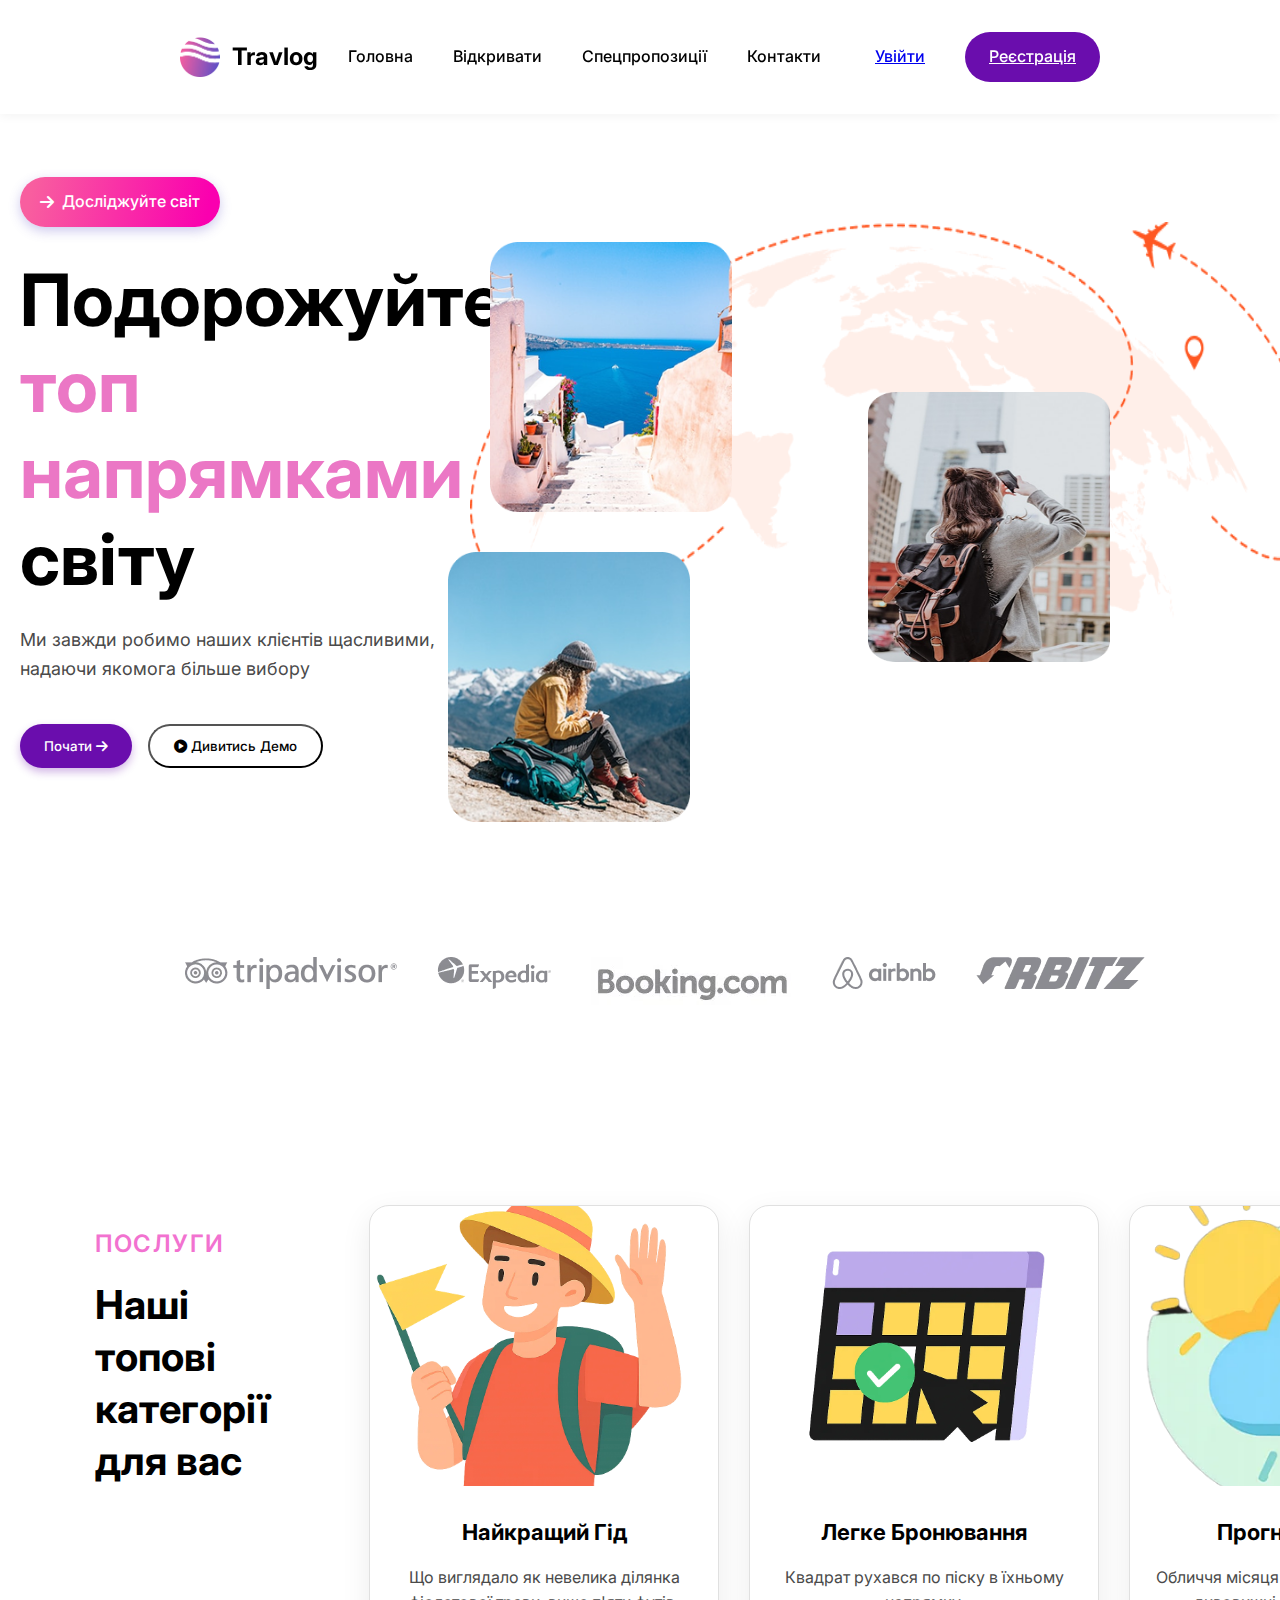
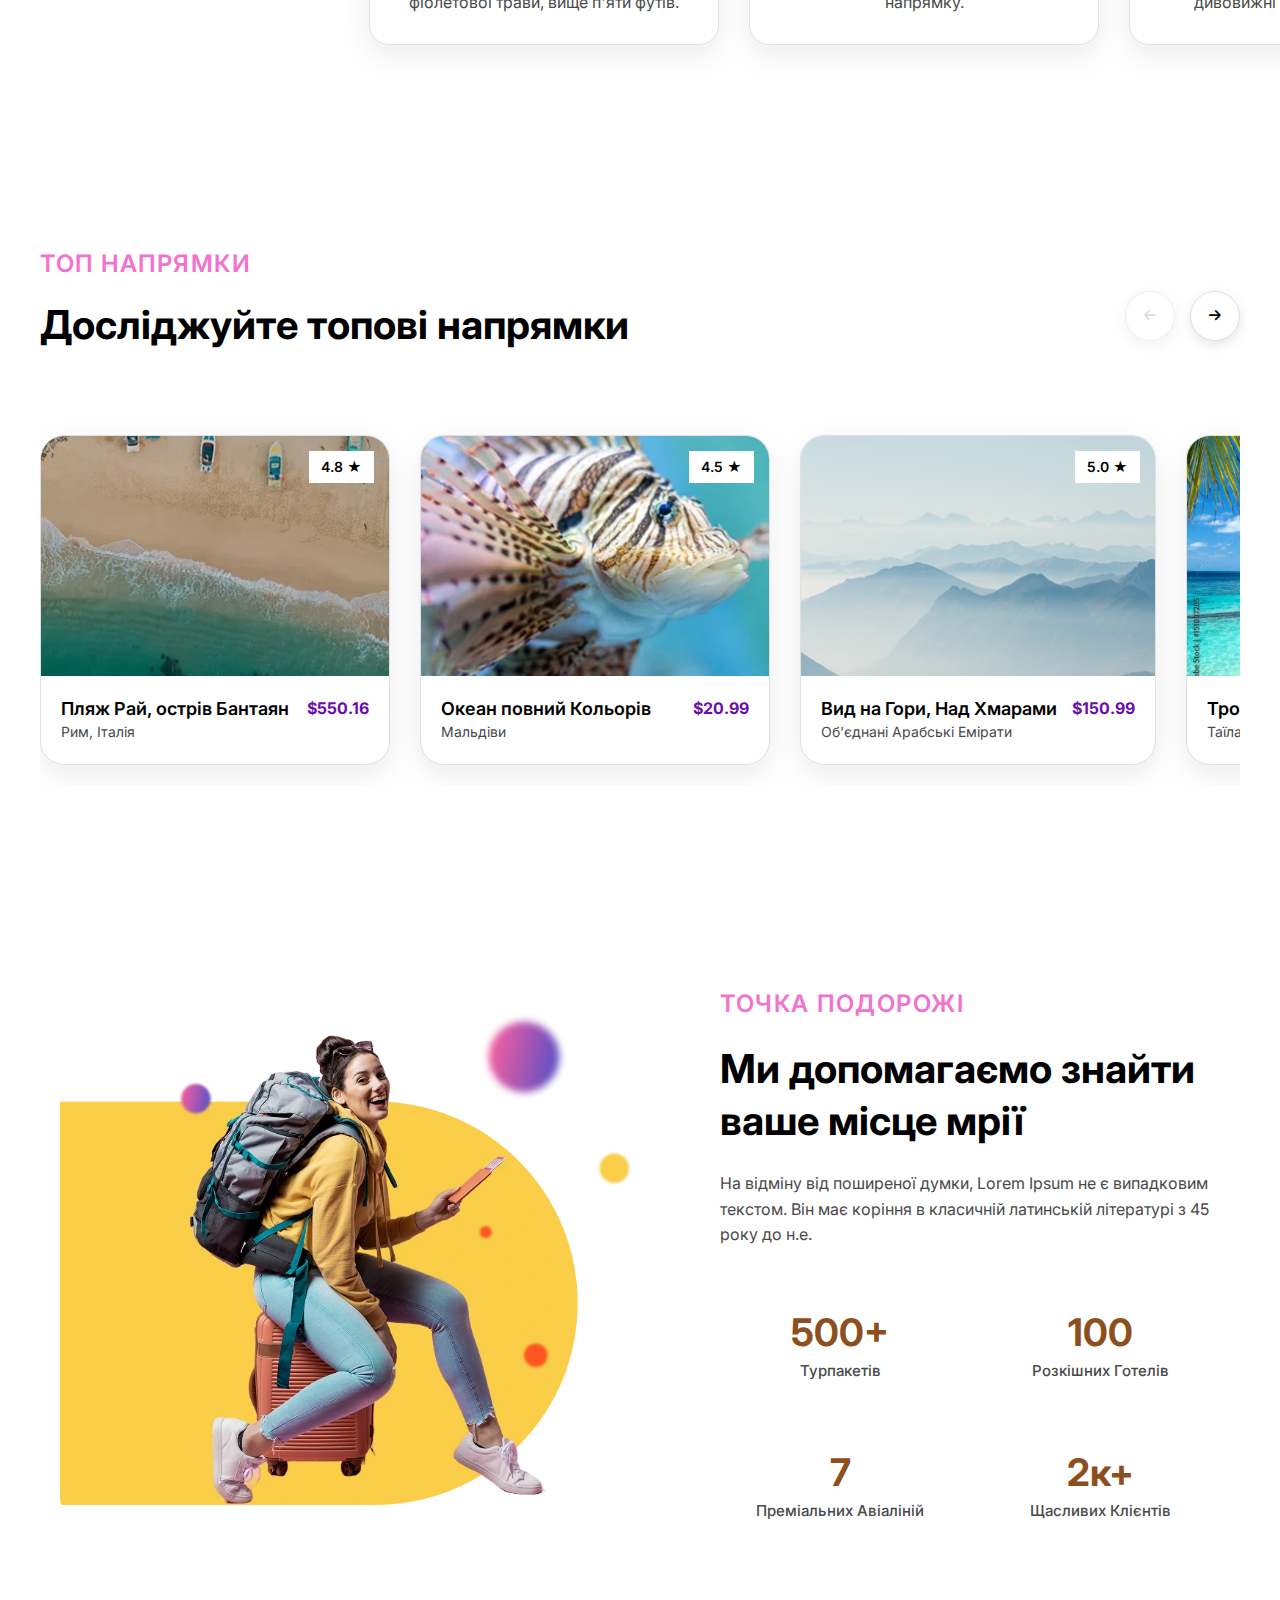
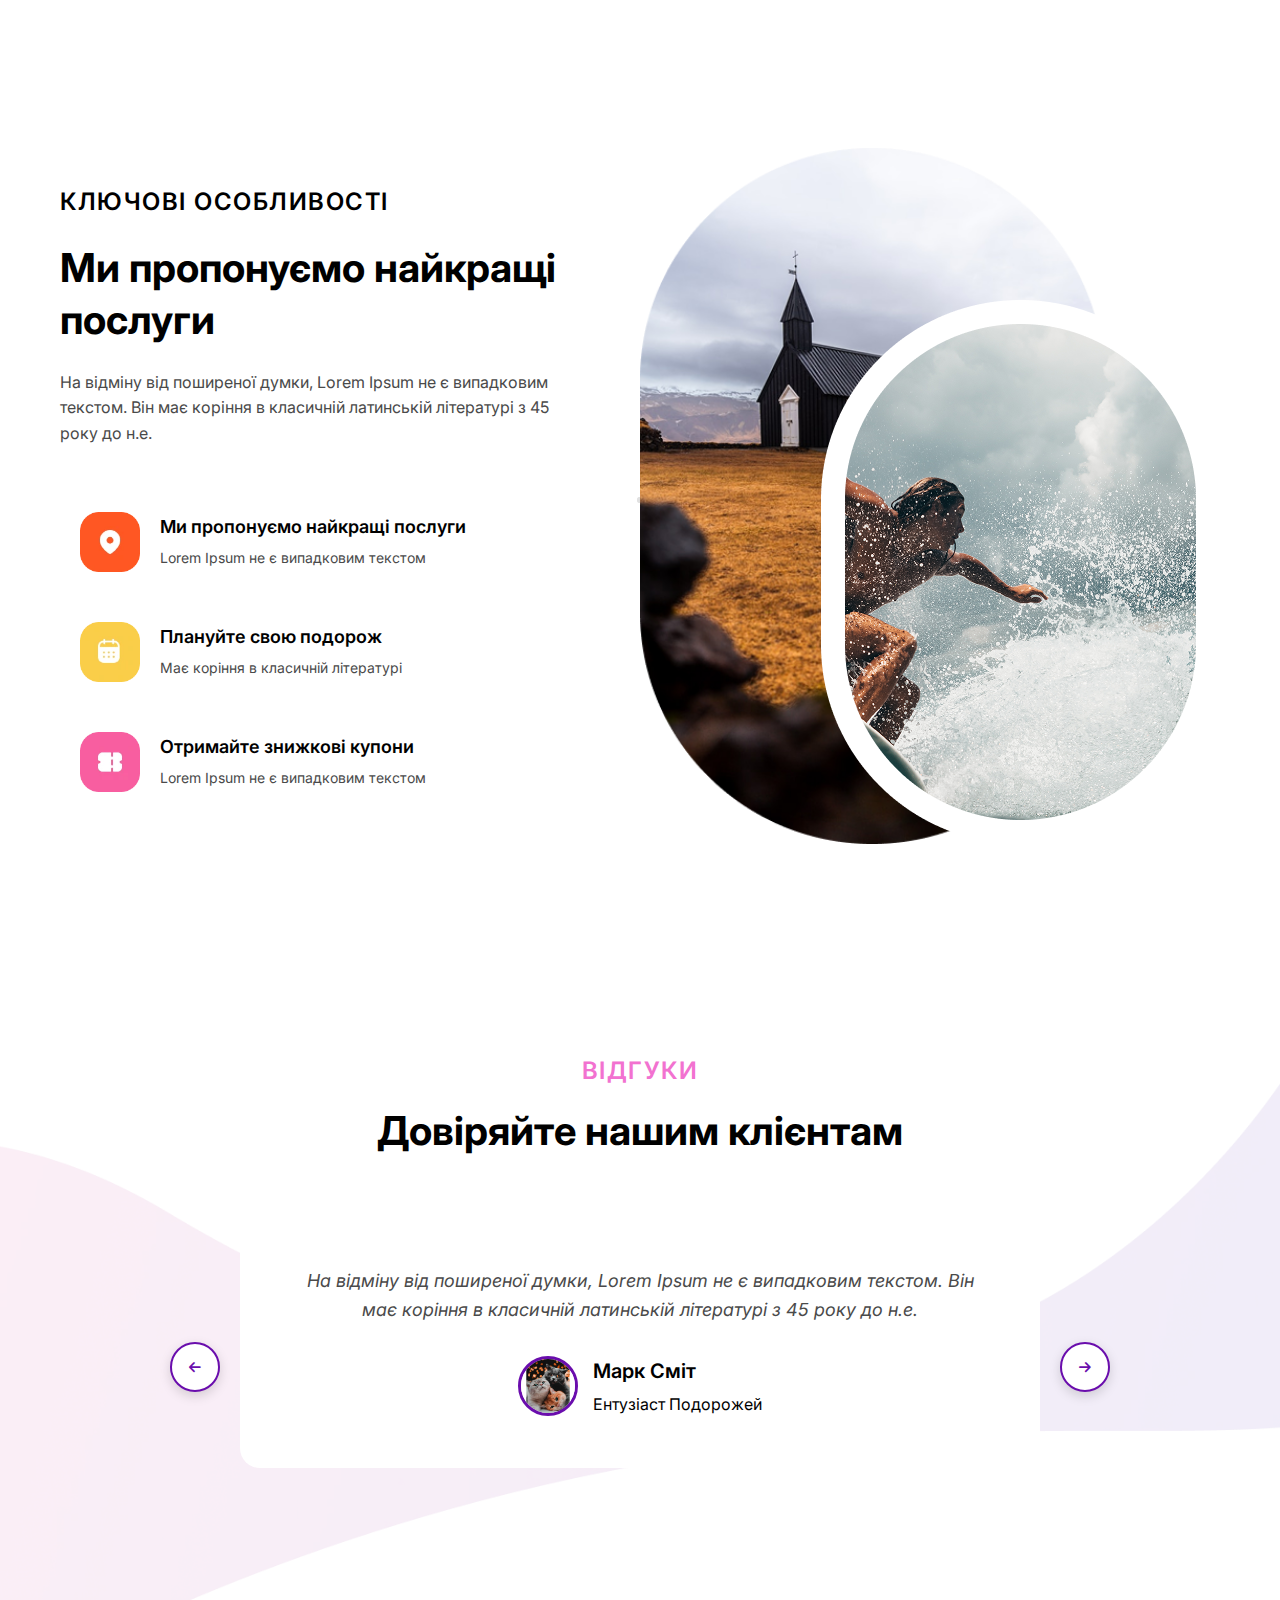
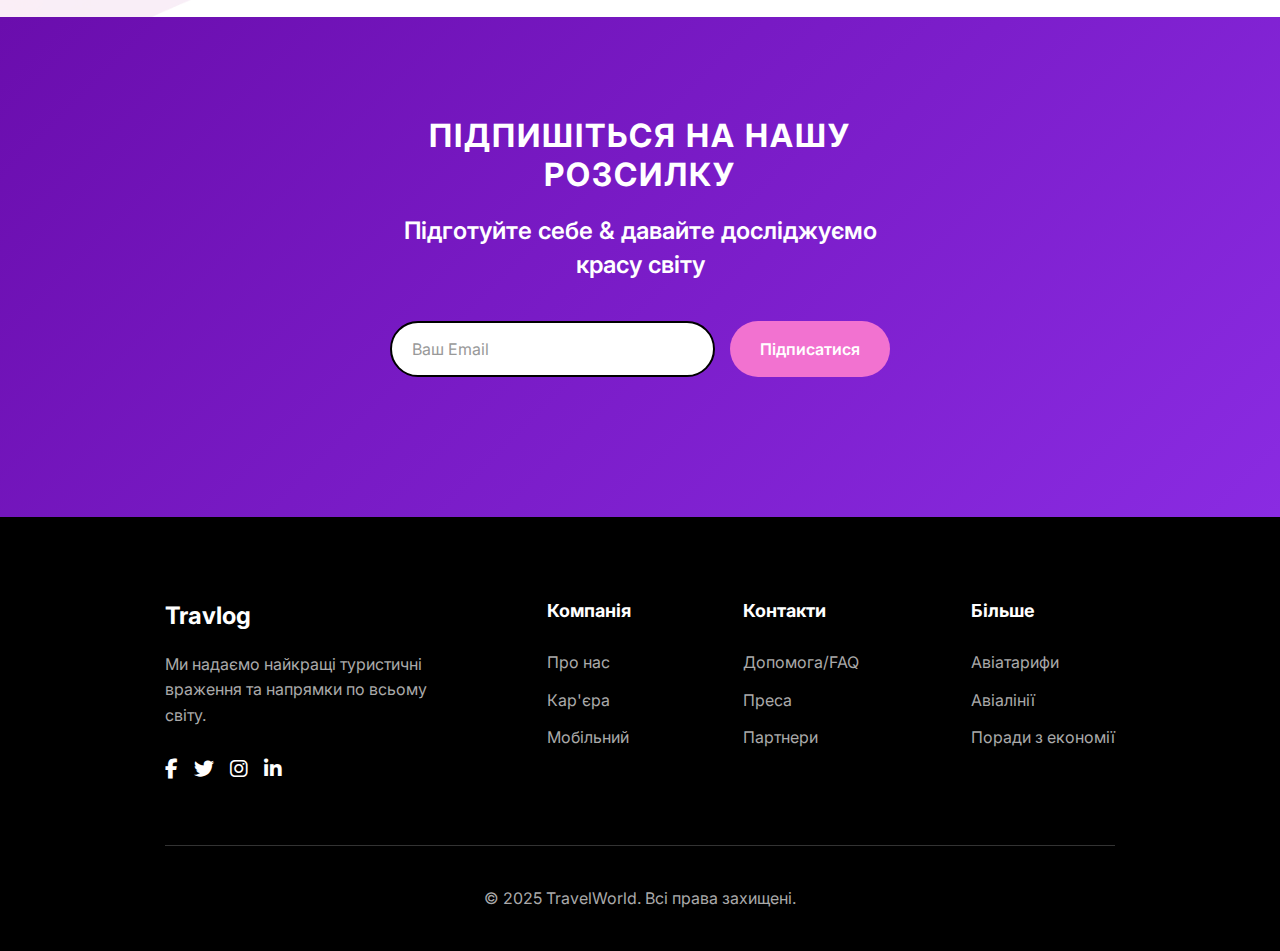
<file: Курсова Web/index.html>
<!DOCTYPE html>
<html lang="uk">
<head>
    <meta charset="UTF-8">
    <meta name="viewport" content="width=device-width, initial-scale=1.0">
    <title>Сайт онлайн-планування турів</title>
    <link rel="stylesheet" href="https://cdnjs.cloudflare.com/ajax/libs/font-awesome/6.4.0/css/all.min.css">
    <link href="https://fonts.googleapis.com/css2?family=Inter:wght@300;400;500;600;700&display=swap" rel="stylesheet">
    <link rel="stylesheet" href="style.css">
</head>
<body>
    <!-- Хедер -->
    <header>
        <div class="logo">
            <img src="pic\logo.webp" alt="Travlog Лого" class="logo-img">
            <span class="logo-text">Travlog</span>
        </div>
        <nav>
            <ul>
                <li><a href="index.html">Головна</a></li>
                <li><a href="#">Відкривати</a></li>
                <li><a href="#">Спецпропозиції</a></li>
                <li><a href="contacts.html">Контакти</a></li>
            </ul>
        </nav>
       <div class="auth-buttons">
            <a href="login.html" class="btn btn-outline">Увійти</a>
            <a href="register.html" class="btn btn-primary">Реєстрація</a>
        </div>
        <div class="menu-toggle">
            <span></span>
            <span></span>
            <span></span>
        </div>
    </header>

    <!-- Герой секція -->
    <section class="hero">
        <div class="container">
            <div class="hero-content">
                <div class="hero-text left-aligned">
                    <div class="explore-world-btn">
                        <i class="fas fa-arrow-right"></i>
                        Досліджуйте світ
                    </div>
                    <h1>Подорожуйте <span>топ напрямками</span> світу</h1>
                    <p>Ми завжди робимо наших клієнтів щасливими, надаючи якомога більше вибору</p>
                    <div class="hero-cta">
                        <button class="btn btn-get-started">
                            Почати
                            <i class="fas fa-arrow-right"></i>
                        </button>
                        <button class="btn btn-watch-demo">
                            <i class="fas fa-play-circle"></i>
                            Дивитись Демо
                        </button>
                    </div>
                </div>
                
                <div class="image-stack">
                    <div class="image-stack-item image-stack-item-mid">
                        <img src="pic\1.webp" alt="Зображення 1">
                    </div>
                    <div class="image-stack-item image-stack-item-downright">
                        <img src="pic\p2.webp" alt="Зображення 2">
                    </div>
                    <div class="image-stack-item image-stack-item-top">
                        <img src="pic\p1.webp" alt="Зображення 3">
                    </div>
                    <div class="image-stack-item image-stack-item-right">
                        <img src="pic\p3.webp" alt="Зображення 4">
                    </div>
                </div>
            </div>
        </div>
    </section>

    <!-- Статистика Секція -->
    <section class="stats">
        <div class="stat-item">
            <img src="pic\g1.webp" alt="Зображення 1">
        </div>
        <div class="stat-item">
            <img src="pic\g2.webp" alt="Зображення 2">
        </div>
        <div class="stat-item">
            <img src="pic\g3.webp" alt="Зображення 3">
        </div>
        <div class="stat-item">
            <img src="pic\g4.webp" alt="Зображення 4">
        </div>
        <div class="stat-item">
            <img src="pic\g5.webp" alt="Зображення 5">
        </div>
    </section>

    <!-- Сервіси Секція -->
    <section class="services">
        <div class="services-container">
            <!-- Текст зліва -->
            <div class="services-header">
                <div class="services-subtitle">ПОСЛУГИ</div>
                <h3 class="services-title">Наші топові категорії для вас</h3>
            </div>
            
            <!-- Картки справа -->
            <div class="services-content">
                <div class="services-grid">
                    <!-- Сервіс 1 -->
                    <div class="service-item">
                        <div class="service-image">
                            <img src="pic\q1.webp" alt="Найкращий Гід">
                        </div>
                        <div class="service-info">
                            <h4>Найкращий Гід</h4>
                            <p>Що виглядало як невелика ділянка фіолетової трави, вище п'яти футів.</p>
                        </div>
                    </div>
                    
                    <!-- Сервіс 2 -->
                    <div class="service-item">
                        <div class="service-image">
                            <img src="pic\q2.webp" alt="Легке Бронювання">
                        </div>
                        <div class="service-info">
                            <h4>Легке Бронювання</h4>
                            <p>Квадрат рухався по піску в їхньому напрямку.</p>
                        </div>
                    </div>
                    
                    <!-- Сервіс 3 -->
                    <div class="service-item">
                        <div class="service-image">
                            <img src="pic\q3.webp" alt="Прогноз Погоди">
                        </div>
                        <div class="service-info">
                            <h4>Прогноз Погоди</h4>
                            <p>Обличчя місяця було в тіні, показуючи дивовижні прогнози погоди.</p>
                        </div>
                    </div>
                </div>
            </div>
        </div>
    </section>

    <!-- Напрямки Секція -->
    <section class="destinations">
        <div class="container">
            <div class="section-header-with-controls">
                <div class="header-content">
                    <div class="section-subtitle">ТОП НАПРЯМКИ</div>
                    <h2 class="section-title">Досліджуйте топові напрямки</h2>
                </div>
                <div class="header-controls">
                    <button class="slider-btn prev-btn">
                        <i class="fas fa-arrow-left"></i>
                    </button>
                    <button class="slider-btn next-btn">
                        <i class="fas fa-arrow-right"></i>
                    </button>
                </div>
            </div>
            
            <div class="destinations-slider">
                <div class="destinations-cards">
                    <!-- Картка 1 -->
                    <div class="destination-card">
                        <div class="card-image">
                            <img src="pic/w1.webp" alt="Пляж Рай">
                            <div class="card-rating">4.8 ★</div>
                        </div>
                        <div class="card-content">
                            <div class="card-header">
                                <h3 class="card-title">Пляж Рай, острів Бантаян</h3>
                                <div class="card-price">$550.16</div>
                            </div>
                            <p class="card-location">Рим, Італія</p>
                        </div>
                    </div>
                    
                    <!-- Картка 2 -->
                    <div class="destination-card">
                        <div class="card-image">
                            <img src="pic\w2.webp" alt="Океан повний Кольорів">
                            <div class="card-rating">4.5 ★</div>
                        </div>
                        <div class="card-content">
                            <div class="card-header">
                                <h3 class="card-title">Океан повний Кольорів</h3>
                                <div class="card-price">$20.99</div>
                            </div>
                            <p class="card-location">Мальдіви</p>
                        </div>
                    </div>
                    
                    <!-- Картка 3 -->
                    <div class="destination-card">
                        <div class="card-image">
                            <img src="pic\w3.webp" alt="Вид на Гори">
                            <div class="card-rating">5.0 ★</div>
                        </div>
                        <div class="card-content">
                            <div class="card-header">
                                <h3 class="card-title">Вид на Гори, Над Хмарами</h3>
                                <div class="card-price">$150.99</div>
                            </div>
                            <p class="card-location">Об'єднані Арабські Емірати</p>
                        </div>
                    </div>

                    <!-- Картка 4 -->
                    <div class="destination-card">
                        <div class="card-image">
                            <img src="pic\w4.webp" alt="Тропічний Рай">
                            <div class="card-rating">4.7 ★</div>
                        </div>
                        <div class="card-content">
                            <div class="card-header">
                                <h3 class="card-title">Тропічний Рай, Пальмовий Пляж</h3>
                                <div class="card-price">$420.50</div>
                            </div>
                            <p class="card-location">Таїланд</p>
                        </div>
                    </div>

                    <!-- Картка 5 -->
                    <div class="destination-card">
                        <div class="card-image">
                            <img src="pic\w5.webp" alt="Альпійський Відпочинок">
                            <div class="card-rating">4.9 ★</div>
                        </div>
                        <div class="card-content">
                            <div class="card-header">
                                <h3 class="card-title">Альпійський Відпочинок, Снігова Долина</h3>
                                <div class="card-price">$320.75</div>
                            </div>
                            <p class="card-location">Швейцарія</p>
                        </div>
                    </div>

                    <!-- Картка 6 -->
                    <div class="destination-card">
                        <div class="card-image">
                            <img src="pic\w6.webp" alt="Міські Вогні">
                            <div class="card-rating">4.6 ★</div>
                        </div>
                        <div class="card-content">
                            <div class="card-header">
                                <h3 class="card-title">Міські Вогні, Центр Міста</h3>
                                <div class="card-price">$280.30</div>
                            </div>
                            <p class="card-location">Нью-Йорк, США</p>
                        </div>
                    </div>

                    <!-- Картка 7 -->
                    <div class="destination-card">
                        <div class="card-image">
                            <img src="pic\w7.webp" alt="Історичне Місце">
                            <div class="card-rating">4.8 ★</div>
                        </div>
                        <div class="card-content">
                            <div class="card-header">
                                <h3 class="card-title">Історичне Місце, Стародавні Руїни</h3>
                                <div class="card-price">$190.25</div>
                            </div>
                            <p class="card-location">Греція</p>
                        </div>
                    </div>
                </div>
            </div>
        </div>
    </section>

    <!-- Особливості Секція -->
    <section class="features">
        <div class="container">
            <div class="features-content">
                <div class="features-image">
                    <img src="pic\e1.webp" alt="Точка Подорожі" class="features-img">
                </div>
                
                <div class="features-text">
                    <div class="features-subtitle">ТОЧКА ПОДОРОЖІ</div>
                    <h2 class="features-title">Ми допомагаємо знайти ваше місце мрії</h2>
                    <p class="features-desc">На відміну від поширеної думки, Lorem Ipsum не є випадковим текстом. Він має коріння в класичній латинській літературі з 45 року до н.е.</p>
                    
                    <div class="features-stats">
                        <div class="stat-grid">
                            <!-- Стат 1 -->
                            <div class="stat-item">
                                <div class="stat-number">500+</div>
                                <div class="stat-label">Турпакетів</div>
                            </div>
                            
                            <!-- Стат 2 -->
                            <div class="stat-item">
                                <div class="stat-number">100</div>
                                <div class="stat-label">Розкішних Готелів</div>
                            </div>
                            
                            <!-- Стат 3 -->
                            <div class="stat-item">
                                <div class="stat-number">7</div>
                                <div class="stat-label">Преміальних Авіаліній</div>
                            </div>
                            
                            <!-- Стат 4 -->
                            <div class="stat-item">
                                <div class="stat-number">2к+</div>
                                <div class="stat-label">Щасливих Клієнтів</div>
                            </div>
                        </div>
                    </div>
                </div>
            </div>
        </div>
    </section>
    
    <!-- Ключові Особливості Секція -->
    <section class="key-features">
        <div class="container">
            <div class="key-features-content">
                <div class="key-features-text">
                    <div class="key-features-subtitle">КЛЮЧОВІ ОСОБЛИВОСТІ</div>
                    <h2 class="key-features-title">Ми пропонуємо найкращі послуги</h2>
                    <p class="key-features-desc">На відміну від поширеної думки, Lorem Ipsum не є випадковим текстом. Він має коріння в класичній латинській літературі з 45 року до н.е.</p>
                    
                    <div class="features-list">
                        <!-- Особливість 1 -->
                        <div class="feature-item">
                            <div class="feature-icon">
                                <div class="icon-image">
                                    <img src="pic/a3.webp" alt="Ми пропонуємо найкращі послуги">
                                </div>
                            </div>
                            <div class="feature-content">
                                <h3 class="feature-title">Ми пропонуємо найкращі послуги</h3>
                                <p class="feature-desc">Lorem Ipsum не є випадковим текстом</p>
                            </div>
                        </div>
                        
                        <!-- Лінія між особливостями -->
                        <div class="feature-line"></div>
                        
                        <!-- Особливість 2 -->
                        <div class="feature-item">
                            <div class="feature-icon">
                                <div class="icon-image">
                                    <img src="pic/a1.webp" alt="Плануйте свою подорож">
                                </div>
                            </div>
                            <div class="feature-content">
                                <h3 class="feature-title">Плануйте свою подорож</h3>
                                <p class="feature-desc">Має коріння в класичній літературі</p>
                            </div>
                        </div>
                        
                        <!-- Лінія між особливостями -->
                        <div class="feature-line"></div>
                        
                        <!-- Особливість 3 -->
                        <div class="feature-item">
                            <div class="feature-icon">
                                <div class="icon-image">
                                    <img src="pic/a2.webp" alt="Отримайте знижкові купони">
                                </div>
                            </div>
                            <div class="feature-content">
                                <h3 class="feature-title">Отримайте знижкові купони</h3>
                                <p class="feature-desc">Lorem Ipsum не є випадковим текстом</p>
                            </div>
                        </div>
                    </div>
                </div>
                
                <div class="key-features-images">
                    <!-- Основне зображення -->
                    <div class="main-feature-image">
                        <img src="pic/r1.webp" alt="Рай на Землі" class="feature-main-img">
                    </div>
                    <!-- Накладене зображення -->
                    <div class="overlay-feature-image">
                        <img src="pic/r2.webp" alt="Рай Накладення" class="feature-overlay-img">
                    </div>
                </div>
            </div>
        </div>
    </section>

    <!-- Відгуки Секція -->
    <section class="testimonials">
        <div class="testimonials-bg">
            <img src="pic/t1.webp" alt="Фон" class="bg-image">
        </div>
        
        <div class="container">
            <div class="testimonials-header">
                <div class="testimonials-subtitle">ВІДГУКИ</div>
                <h2 class="testimonials-title">Довіряйте нашим клієнтам</h2>
            </div>
            
            <div class="testimonials-slider">
                <!-- Кнопка назад -->
                <button class="slider-nav-btn nav-prev">
                    <i class="fas fa-arrow-left"></i>
                </button>
                
                <div class="testimonial-slides">
                    <!-- Слайд 1 -->
                    <div class="testimonial-slide active">
                        <div class="testimonial-card">
                            <div class="testimonial-content">
                                <p class="testimonial-text">На відміну від поширеної думки, Lorem Ipsum не є випадковим текстом. Він має коріння в класичній латинській літературі з 45 року до н.е.</p>
                            </div>
                            <div class="testimonial-author">
                                <div class="author-image">
                                    <img src="pic/t2.webp" alt="Марк Сміт">
                                </div>
                                <div class="author-info">
                                    <div class="author-name">Марк Сміт</div>
                                    <div class="author-role">Ентузіаст Подорожей</div>
                                </div>
                            </div>
                        </div>
                    </div>
                    
                    <!-- Слайд 2 -->
                    <div class="testimonial-slide">
                        <div class="testimonial-card">
                            <div class="testimonial-content">
                                <p class="testimonial-text">Інший текст відгуку буде тут. Ви можете додати кілька відгуків від різних клієнтів.</p>
                            </div>
                            <div class="testimonial-author">
                                <div class="author-image">
                                    <img src="pic/t3.webp" alt="Клієнт 2">
                                </div>
                                <div class="author-info">
                                    <div class="author-name">Сара Джонсон</div>
                                    <div class="author-role">Шукач Пригод</div>
                                </div>
                            </div>
                        </div>
                    </div>
                    
                    <!-- Слайд 3 -->
                    <div class="testimonial-slide">
                        <div class="testimonial-card">
                            <div class="testimonial-content">
                                <p class="testimonial-text">Третій текст відгуку. Ви можете додати стільки слайдів, скільки потрібно для різних клієнтів.</p>
                            </div>
                            <div class="testimonial-author">
                                <div class="author-image">
                                    <img src="pic/t4.webp" alt="Клієнт 3">
                                </div>
                                <div class="author-info">
                                    <div class="author-name">Джон Девіс</div>
                                    <div class="author-role">Діловий Мандрівник</div>
                                </div>
                            </div>
                        </div>
                    </div>
                </div>
                
                <!-- Кнопка вперед -->
                <button class="slider-nav-btn nav-next">
                    <i class="fas fa-arrow-right"></i>
                </button>
            </div>
        </div>
    </section>

    <!-- Розсилка Секція -->
    <section class="newsletter">
        <div class="container">
            <div class="newsletter-content">
                <h2 class="newsletter-title">ПІДПИШІТЬСЯ НА НАШУ РОЗСИЛКУ</h2>
                <h3 class="newsletter-subtitle">Підготуйте себе & давайте досліджуємо<br>красу світу</h3>
                
                <form class="newsletter-form" id="newsletterForm">
                    <div class="form-group">
                        <input 
                            type="email" 
                            id="emailInput" 
                            class="email-input" 
                            placeholder="Ваш Email" 
                            required
                        >
                        <button type="submit" class="subscribe-btn">
                            Підписатися
                        </button>
                    </div>
                </form>
                
                <div class="newsletter-message" id="newsletterMessage"></div>
            </div>
        </div>
    </section>
    
    <!-- Футер -->
    <footer>
        <div class="footer-content">
            <div class="footer-column">
                <div class="footer-logo">Travlog</div>
                <p class="footer-desc">Ми надаємо найкращі туристичні враження та напрямки по всьому світу.</p>
                <div class="social-links">
                    <a href="#"><i class="fab fa-facebook-f"></i></a>
                    <a href="#"><i class="fab fa-twitter"></i></a>
                    <a href="#"><i class="fab fa-instagram"></i></a>
                    <a href="#"><i class="fab fa-linkedin-in"></i></a>
                </div>
            </div>
            
            <div class="footer-column">
                <h3 class="footer-title">Компанія</h3>
                <ul class="footer-links">
                    <li><a href="#">Про нас</a></li>
                    <li><a href="#">Кар'єра</a></li>
                    <li><a href="#">Мобільний</a></li>
                </ul>
            </div>
            
            <div class="footer-column">
                <h3 class="footer-title">Контакти</h3>
                <ul class="footer-links">
                    <li><a href="#">Допомога/FAQ</a></li>
                    <li><a href="#">Преса</a></li>
                    <li><a href="#">Партнери</a></li>
                </ul>
            </div>
            
            <div class="footer-column">
                <h3 class="footer-title">Більше</h3>
                <ul class="footer-links">
                    <li><a href="#">Авіатарифи</a></li>
                    <li><a href="#">Авіалінії</a></li>
                    <li><a href="#">Поради з економії</a></li>
                </ul>
            </div>
        </div>
        
        <div class="footer-bottom">
            <p>&copy; 2025 TravelWorld. Всі права захищені.</p>
        </div>
    </footer>
<div id="demoModal" class="modal">
    <div class="modal-content">
        <span class="close-modal-btn">&times;</span>
        
        <h2>Демонстрація Платформи</h2>
        <div class="video-wrapper">
            <iframe 
                src="https://youtu.be/Tfu252cYFVc?si=3aQeykHtpWkZC3YO" 
                title="YouTube video player" 
                frameborder="0" 
                allow="accelerometer; autoplay; clipboard-write; encrypted-media; gyroscope; picture-in-picture" 
                allowfullscreen>
            </iframe>
        </div>
        <p>Це вікно показує, як працює наш сервіс планування.</p>
    </div>
</div>
    <script src="script.js"></script>
</body>
</html>
</file>
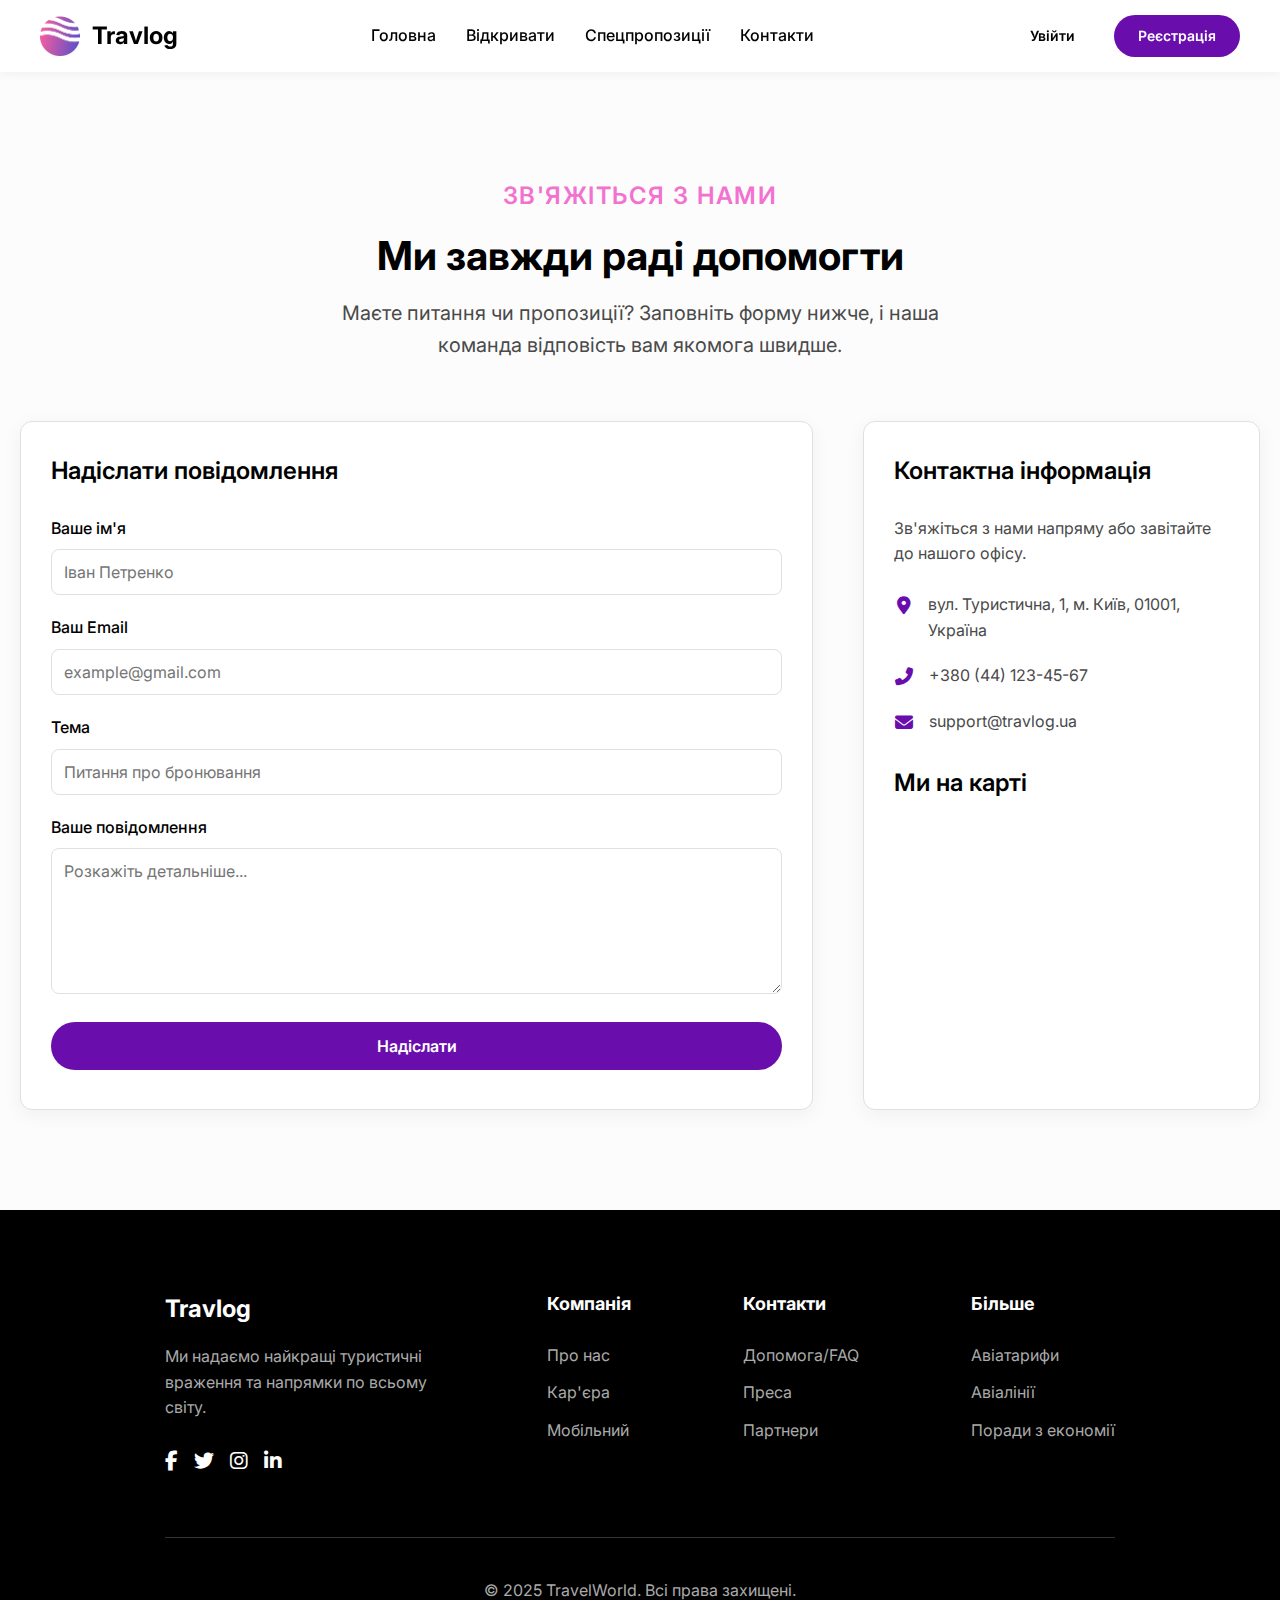
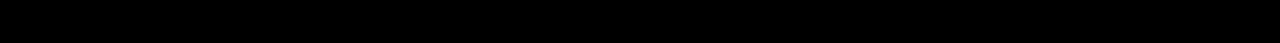
<file: contacts.html>
<!DOCTYPE html>
<html lang="uk">
<head>
    <meta charset="UTF-8">
    <meta name="viewport" content="width=device-width, initial-scale=1.0">
    <title>Контакти - Travlog</title>
    <link rel="stylesheet" href="https://cdnjs.cloudflare.com/ajax/libs/font-awesome/6.4.0/css/all.min.css">
    <link href="https://fonts.googleapis.com/css2?family=Inter:wght@300;400;500;600;700&display=swap" rel="stylesheet">
    
    <link rel="stylesheet" href="style.css">

</head>
<body>
    <header>
        <div class="logo">
            <img src="pic/logo.webp" alt="Travlog Лого" class="logo-img">
            <span class="logo-text">Travlog</span>
        </div>
        <nav>
            <ul>
                <li><a href="index.html">Головна</a></li>
                <li><a href="#">Відкривати</a></li>
                <li><a href="#">Спецпропозиції</a></li>
                <li><a href="contacts.html">Контакти</a></li>
            </ul>
        </nav>
        <div class="auth-buttons">
            <a href="login.html" class="btn btn-outline">Увійти</a>
            <a href="register.html" class="btn btn-primary">Реєстрація</a>
        </div>
        <div class="menu-toggle">
            <span></span>
            <span></span>
            <span></span>
        </div>
    </header>

    <main class="contact-page">
        <div class="container">
            <div class="contact-header">
                <div class="section-subtitle">ЗВ'ЯЖІТЬСЯ З НАМИ</div>
                <h1 class="section-title">Ми завжди раді допомогти</h1>
                <p>Маєте питання чи пропозиції? Заповніть форму нижче, і наша команда відповість вам якомога швидше.</p>
            </div>
            
            <div class="contact-content-wrapper">
                <div class="contact-form-container">
                    <h3>Надіслати повідомлення</h3>
                    <form id="contactForm">
                        <div class="input-group">
                            <label for="name">Ваше ім'я</label>
                            <input type="text" id="name" placeholder="Іван Петренко" required>
                            <small class="error-message"></small>
                        </div>
                        <div class="input-group">
                            <label for="email">Ваш Email</label>
                            <input type="email" id="email" placeholder="example@gmail.com" required>
                            <small class="error-message"></small>
                        </div>
                        <div class="input-group">
                            <label for="subject">Тема</label>
                            <input type="text" id="subject" placeholder="Питання про бронювання" required>
                            <small class="error-message"></small>
                        </div>
                        <div class="input-group">
                            <label for="message">Ваше повідомлення</label>
                            <textarea id="message" rows="6" placeholder="Розкажіть детальніше..." required></textarea>
                            <small class="error-message"></small>
                        </div>
                        <button type="submit" class="btn btn-primary submit-btn">Надіслати</button>
                    </form>
                </div>
                
                <div class="contact-info-container">
                    <h3>Контактна інформація</h3>
                    <p>Зв'яжіться з нами напряму або завітайте до нашого офісу.</p>
                    
                    <ul class="info-list">
                        <li>
                            <i class="fas fa-map-marker-alt"></i>
                            <span>вул. Туристична, 1, м. Київ, 01001, Україна</span>
                        </li>
                        <li>
                            <i class="fas fa-phone-alt"></i>
                            <span>+380 (44) 123-45-67</span>
                        </li>
                        <li>
                            <i class="fas fa-envelope"></i>
                            <span>support@travlog.ua</span>
                        </li>
                    </ul>
                    
                    <h3>Ми на карті</h3>
                    <div class="map-wrapper">
                        <iframe src="https://www.google.com/maps/embed?pb=!1m18!1m12!1m3!1d2540.500241940149!2d30.52206667683935!3d50.4500001861057!2m3!1f0!2f0!3f0!3m2!1i1024!2i768!4f13.1!3m3!1m2!1s0x40d4ce50c5ee91ad%3A0x6a40f000b91dcf87!2z0JzQsNGF0LDRgNC_0L3QsyBOb3J0aGVybiBBY2NlbnQ!5e0!3m2!1suk!2sua!4v1731586520123!5m2!1suk!2sua" 
                                width="600" height="450" style="border:0;" allowfullscreen="" loading="lazy" referrerpolicy="no-referrer-when-downgrade"></iframe>
                    </div>
                </div>
            </div>
        </div>
    </main>
    <footer>
        <div class="footer-content">
            <div class="footer-column">
                <div class="footer-logo">Travlog</div>
                <p class="footer-desc">Ми надаємо найкращі туристичні враження та напрямки по всьому світу.</p>
                <div class="social-links">
                    <a href="#"><i class="fab fa-facebook-f"></i></a>
                    <a href="#"><i class="fab fa-twitter"></i></a>
                    <a href="#"><i class="fab fa-instagram"></i></a>
                    <a href="#"><i class="fab fa-linkedin-in"></i></a>
                </div>
            </div>
            <div class="footer-column">
                <h3 class="footer-title">Компанія</h3>
                <ul class="footer-links">
                    <li><a href="#">Про нас</a></li>
                    <li><a href="#">Кар'єра</a></li>
                    <li><a href="#">Мобільний</a></li>
                </ul>
            </div>
            <div class="footer-column">
                <h3 class="footer-title">Контакти</h3>
                <ul class="footer-links">
                    <li><a href="#">Допомога/FAQ</a></li>
                    <li><a href="#">Преса</a></li>
                    <li><a href="#">Партнери</a></li>
                </ul>
            </div>
            <div class="footer-column">
                <h3 class="footer-title">Більше</h3>
                <ul class="footer-links">
                    <li><a href="#">Авіатарифи</a></li>
                    <li><a href="#">Авіалінії</a></li>
                    <li><a href="#">Поради з економії</a></li>
                </ul>
            </div>
        </div>
        <div class="footer-bottom">
            <p>&copy; 2025 TravelWorld. Всі права захищені.</p>
        </div>
    </footer>

    <script src="script.js"></script>
    <script src="contacts.js"></script>
</body>
</html>
</file>
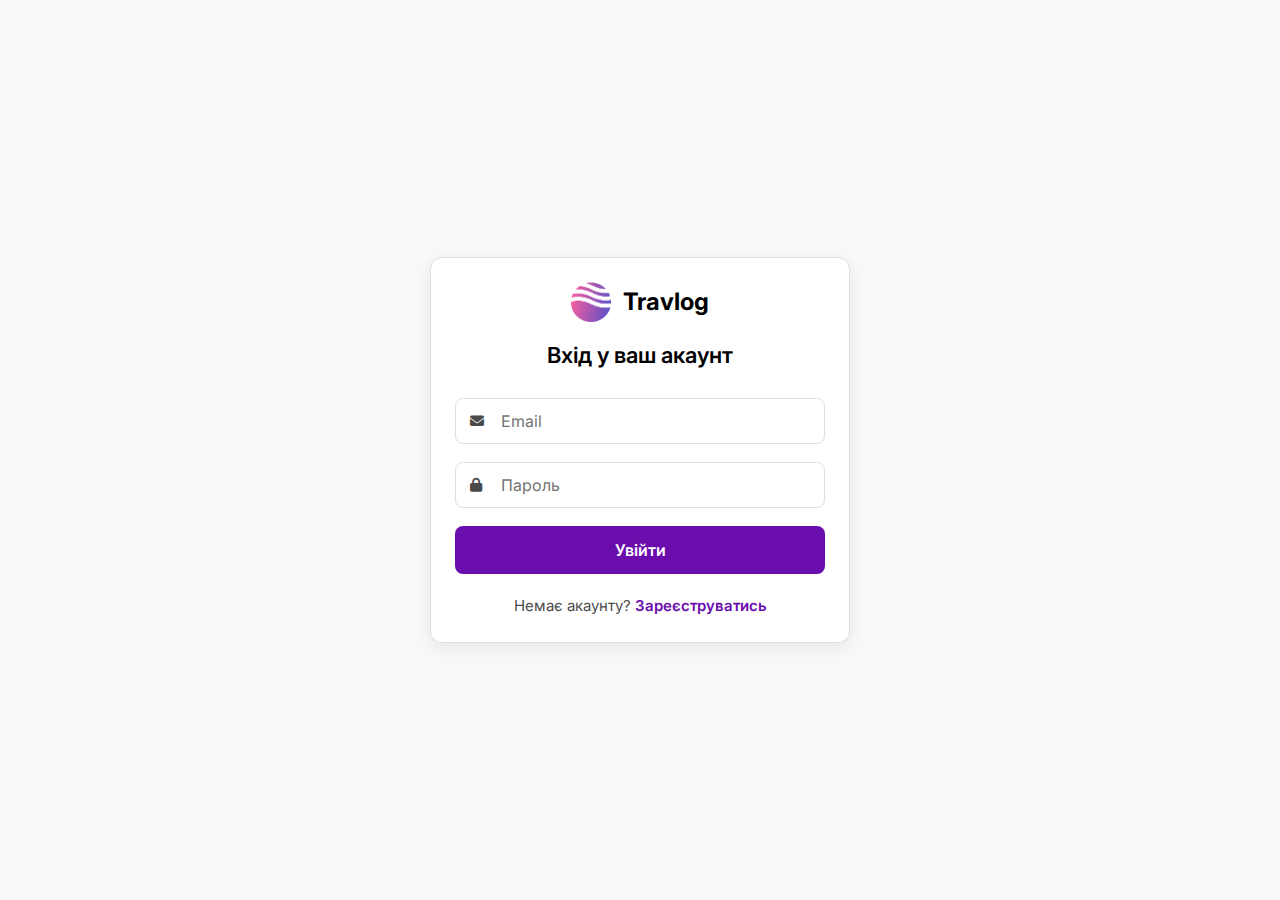
<file: login.html>
<!DOCTYPE html>
<html lang="uk">
<head>
    <meta charset="UTF-8">
    <meta name="viewport" content="width=device-width, initial-scale=1.0">
    <title>Вхід - Travlog</title>
    <link rel="stylesheet" href="https://cdnjs.cloudflare.com/ajax/libs/font-awesome/6.4.0/css/all.min.css">
    <link href="https://fonts.googleapis.com/css2?family=Inter:wght@300;400;500;600;700&display=swap" rel="stylesheet">
    <link rel="stylesheet" href="style.css">
</head>
<body>

    <div class="auth-container">
        <form class="auth-form" id="loginForm">
            <a href="index.html" class="auth-logo">
                <img src="pic/logo.webp" alt="Travlog Лого" class="logo-img">
                <span class="logo-text">Travlog</span>
            </a>
            <h2>Вхід у ваш акаунт</h2>
            
            <div class="input-group">
                <i class="fas fa-envelope"></i>
                <input type="email" id="email" placeholder="Email" required>
                <small class="error-message"></small>
            </div>

            <div class="input-group">
                <i class="fas fa-lock"></i>
                <input type="password" id="password" placeholder="Пароль" required>
                <small class="error-message"></small>
            </div>

            <button type="submit" class="auth-btn">Увійти</button>

            <p class="auth-link">
                Немає акаунту? <a href="register.html">Зареєструватись</a>
            </p>
        </form>
    </div>

    <script src="auth.js"></script>
</body>
</html>
</file>
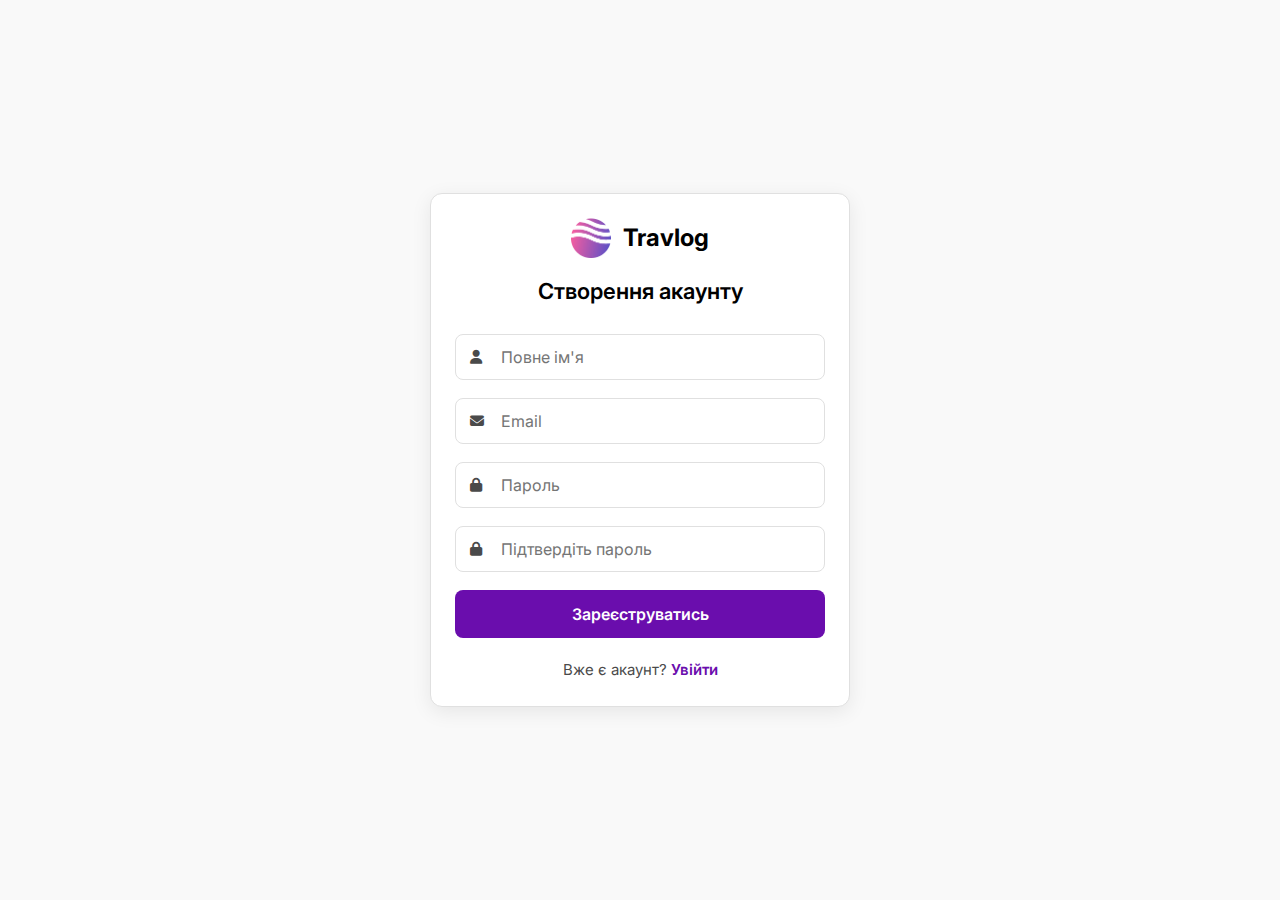
<file: register.html>
<!DOCTYPE html>
<html lang="uk">
<head>
    <meta charset="UTF-8">
    <meta name="viewport" content="width=device-width, initial-scale=1.0">
    <title>Реєстрація - Travlog</title>
    <link rel="stylesheet" href="https://cdnjs.cloudflare.com/ajax/libs/font-awesome/6.4.0/css/all.min.css">
    <link href="https://fonts.googleapis.com/css2?family=Inter:wght@300;400;500;600;700&display=swap" rel="stylesheet">
    <link rel="stylesheet" href="style.css">
</head>
<body>

    <div class="auth-container">
        <form class="auth-form" id="registerForm">
            <a href="index.html" class="auth-logo">
                <img src="pic/logo.webp" alt="Travlog Лого" class="logo-img">
                <span class="logo-text">Travlog</span>
            </a>
            <h2>Створення акаунту</h2>
            
            <div class="input-group">
                <i class="fas fa-user"></i>
                <input type="text" id="username" placeholder="Повне ім'я" required>
                <small class="error-message"></small>
            </div>

            <div class="input-group">
                <i class="fas fa-envelope"></i>
                <input type="email" id="email" placeholder="Email" required>
                <small class="error-message"></small>
            </div>

            <div class="input-group">
                <i class="fas fa-lock"></i>
                <input type="password" id="password" placeholder="Пароль" required>
                <small class="error-message"></small>
            </div>

            <div class="input-group">
                <i class="fas fa-lock"></i>
                <input type="password" id="password-confirm" placeholder="Підтвердіть пароль" required>
                <small class="error-message"></small>
            </div>

            <button type="submit" class="auth-btn">Зареєструватись</button>

            <p class="auth-link">
                Вже є акаунт? <a href="login.html">Увійти</a>
            </p>
        </form>
    </div>

    <script src="auth.js"></script>
</body>
</html>
</file>
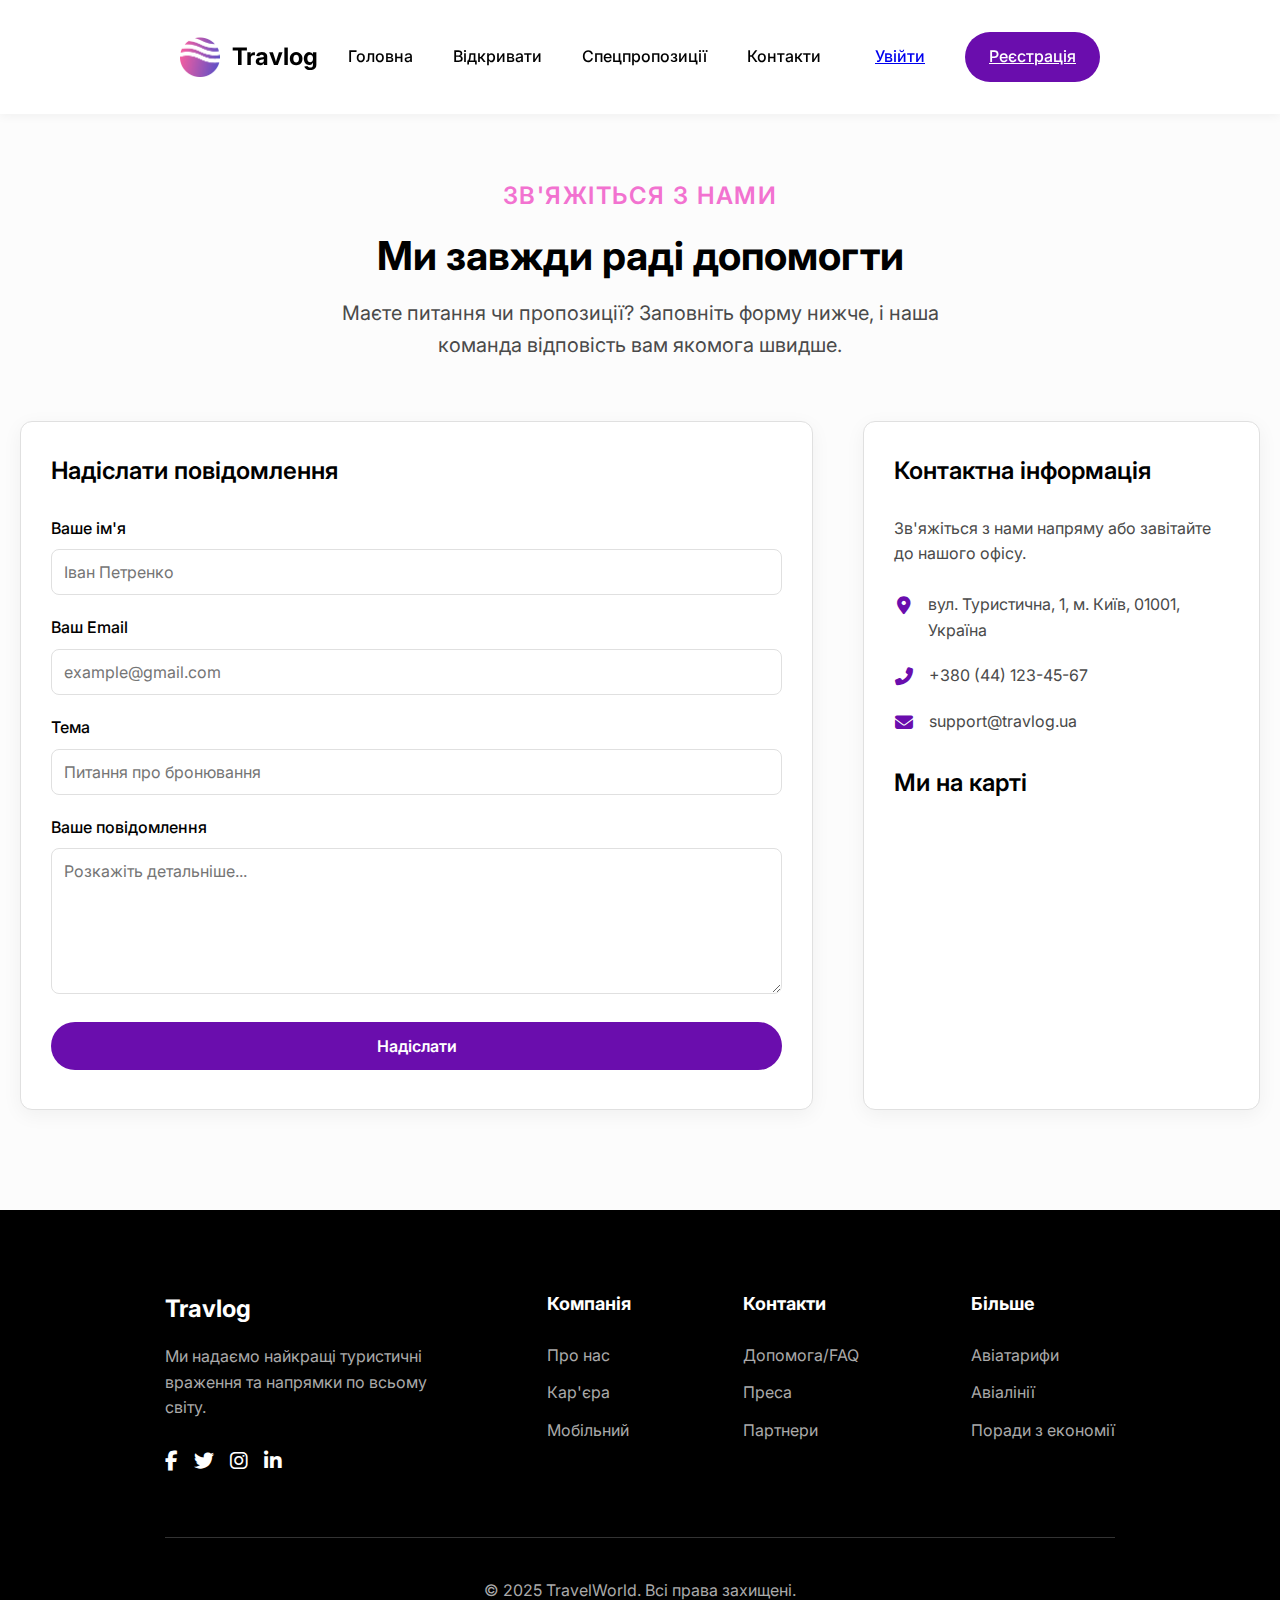
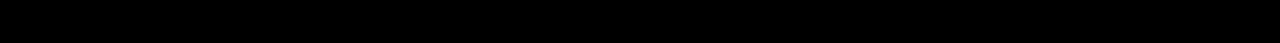
<file: Курсова Web/contacts.html>
<!DOCTYPE html>
<html lang="uk">
<head>
    <meta charset="UTF-8">
    <meta name="viewport" content="width=device-width, initial-scale=1.0">
    <title>Контакти - Travlog</title>
    <link rel="stylesheet" href="https://cdnjs.cloudflare.com/ajax/libs/font-awesome/6.4.0/css/all.min.css">
    <link href="https://fonts.googleapis.com/css2?family=Inter:wght@300;400;500;600;700&display=swap" rel="stylesheet">
    
    <link rel="stylesheet" href="style.css">
    
    <link rel="stylesheet" href="contacts.css">
</head>
<body>
    <header>
        <div class="logo">
            <img src="pic/logo.webp" alt="Travlog Лого" class="logo-img">
            <span class="logo-text">Travlog</span>
        </div>
        <nav>
            <ul>
                <li><a href="index.html">Головна</a></li>
                <li><a href="#">Відкривати</a></li>
                <li><a href="#">Спецпропозиції</a></li>
                <li><a href="contacts.html">Контакти</a></li>
            </ul>
        </nav>
        <div class="auth-buttons">
            <a href="login.html" class="btn btn-outline">Увійти</a>
            <a href="register.html" class="btn btn-primary">Реєстрація</a>
        </div>
        <div class="menu-toggle">
            <span></span>
            <span></span>
            <span></span>
        </div>
    </header>

    <main class="contact-page">
        <div class="container">
            <div class="contact-header">
                <div class="section-subtitle">ЗВ'ЯЖІТЬСЯ З НАМИ</div>
                <h1 class="section-title">Ми завжди раді допомогти</h1>
                <p>Маєте питання чи пропозиції? Заповніть форму нижче, і наша команда відповість вам якомога швидше.</p>
            </div>
            
            <div class="contact-content-wrapper">
                <div class="contact-form-container">
                    <h3>Надіслати повідомлення</h3>
                    <form id="contactForm">
                        <div class="input-group">
                            <label for="name">Ваше ім'я</label>
                            <input type="text" id="name" placeholder="Іван Петренко" required>
                            <small class="error-message"></small>
                        </div>
                        <div class="input-group">
                            <label for="email">Ваш Email</label>
                            <input type="email" id="email" placeholder="example@gmail.com" required>
                            <small class="error-message"></small>
                        </div>
                        <div class="input-group">
                            <label for="subject">Тема</label>
                            <input type="text" id="subject" placeholder="Питання про бронювання" required>
                            <small class="error-message"></small>
                        </div>
                        <div class="input-group">
                            <label for="message">Ваше повідомлення</label>
                            <textarea id="message" rows="6" placeholder="Розкажіть детальніше..." required></textarea>
                            <small class="error-message"></small>
                        </div>
                        <button type="submit" class="btn btn-primary submit-btn">Надіслати</button>
                    </form>
                </div>
                
                <div class="contact-info-container">
                    <h3>Контактна інформація</h3>
                    <p>Зв'яжіться з нами напряму або завітайте до нашого офісу.</p>
                    
                    <ul class="info-list">
                        <li>
                            <i class="fas fa-map-marker-alt"></i>
                            <span>вул. Туристична, 1, м. Київ, 01001, Україна</span>
                        </li>
                        <li>
                            <i class="fas fa-phone-alt"></i>
                            <span>+380 (44) 123-45-67</span>
                        </li>
                        <li>
                            <i class="fas fa-envelope"></i>
                            <span>support@travlog.ua</span>
                        </li>
                    </ul>
                    
                    <h3>Ми на карті</h3>
                    <div class="map-wrapper">
                        <iframe src="https://www.google.com/maps/embed?pb=!1m18!1m12!1m3!1d2540.500241940149!2d30.52206667683935!3d50.4500001861057!2m3!1f0!2f0!3f0!3m2!1i1024!2i768!4f13.1!3m3!1m2!1s0x40d4ce50c5ee91ad%3A0x6a40f000b91dcf87!2z0JzQsNGF0LDRgNC_0L3QsyBOb3J0aGVybiBBY2NlbnQ!5e0!3m2!1suk!2sua!4v1731586520123!5m2!1suk!2sua" 
                                width="600" height="450" style="border:0;" allowfullscreen="" loading="lazy" referrerpolicy="no-referrer-when-downgrade"></iframe>
                    </div>
                </div>
            </div>
        </div>
    </main>
    <footer>
        <div class="footer-content">
            <div class="footer-column">
                <div class="footer-logo">Travlog</div>
                <p class="footer-desc">Ми надаємо найкращі туристичні враження та напрямки по всьому світу.</p>
                <div class="social-links">
                    <a href="#"><i class="fab fa-facebook-f"></i></a>
                    <a href="#"><i class="fab fa-twitter"></i></a>
                    <a href="#"><i class="fab fa-instagram"></i></a>
                    <a href="#"><i class="fab fa-linkedin-in"></i></a>
                </div>
            </div>
            <div class="footer-column">
                <h3 class="footer-title">Компанія</h3>
                <ul class="footer-links">
                    <li><a href="#">Про нас</a></li>
                    <li><a href="#">Кар'єра</a></li>
                    <li><a href="#">Мобільний</a></li>
                </ul>
            </div>
            <div class="footer-column">
                <h3 class="footer-title">Контакти</h3>
                <ul class="footer-links">
                    <li><a href="#">Допомога/FAQ</a></li>
                    <li><a href="#">Преса</a></li>
                    <li><a href="#">Партнери</a></li>
                </ul>
            </div>
            <div class="footer-column">
                <h3 class="footer-title">Більше</h3>
                <ul class="footer-links">
                    <li><a href="#">Авіатарифи</a></li>
                    <li><a href="#">Авіалінії</a></li>
                    <li><a href="#">Поради з економії</a></li>
                </ul>
            </div>
        </div>
        <div class="footer-bottom">
            <p>&copy; 2025 TravelWorld. Всі права захищені.</p>
        </div>
    </footer>

    <script src="script.js"></script>
    <script src="contacts.js"></script>
</body>
</html>
</file>
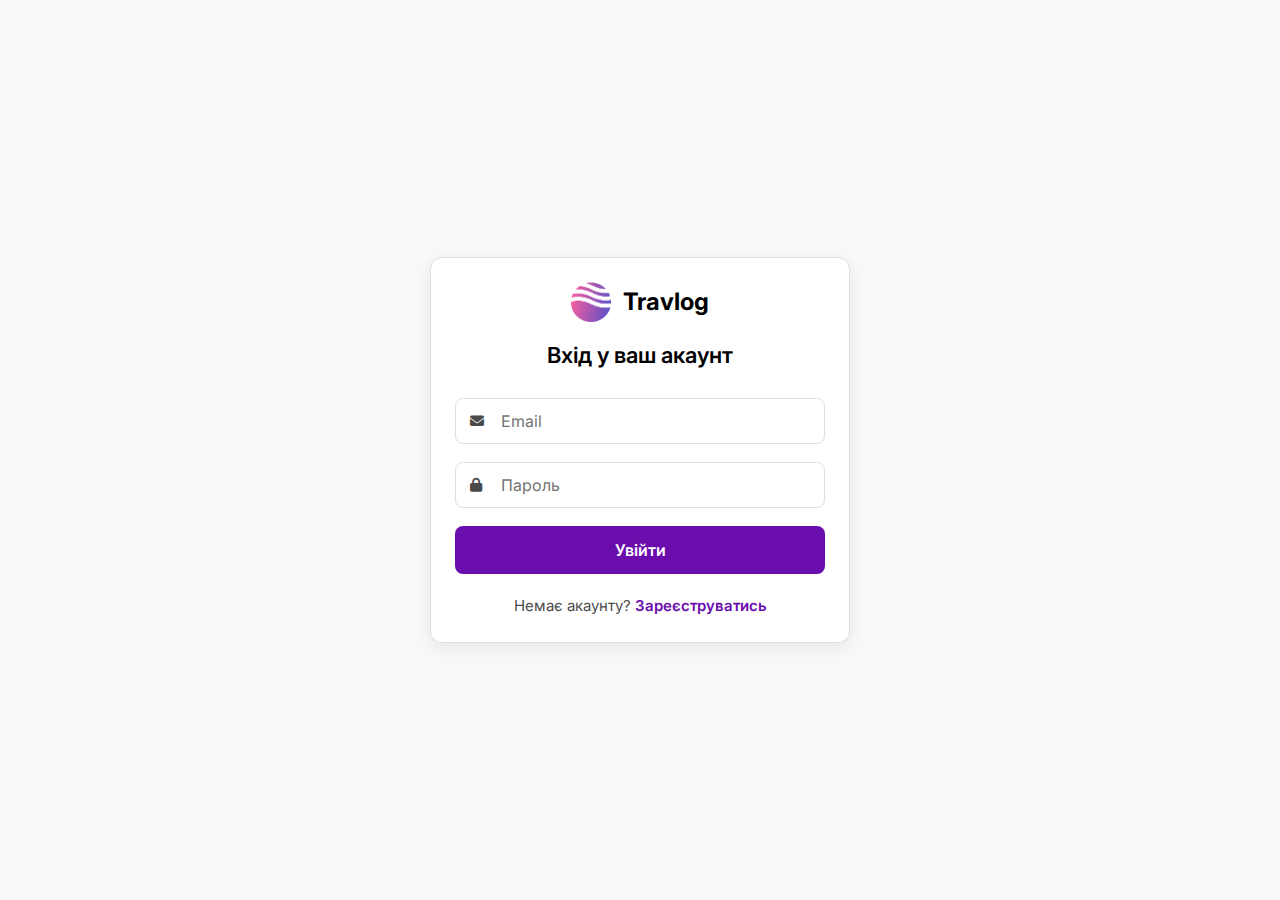
<file: Курсова Web/login.html>
<!DOCTYPE html>
<html lang="uk">
<head>
    <meta charset="UTF-8">
    <meta name="viewport" content="width=device-width, initial-scale=1.0">
    <title>Вхід - Travlog</title>
    <link rel="stylesheet" href="https://cdnjs.cloudflare.com/ajax/libs/font-awesome/6.4.0/css/all.min.css">
    <link href="https://fonts.googleapis.com/css2?family=Inter:wght@300;400;500;600;700&display=swap" rel="stylesheet">
    <link rel="stylesheet" href="auth.css">
</head>
<body>

    <div class="auth-container">
        <form class="auth-form" id="loginForm">
            <a href="index.html" class="auth-logo">
                <img src="pic/logo.webp" alt="Travlog Лого" class="logo-img">
                <span class="logo-text">Travlog</span>
            </a>
            <h2>Вхід у ваш акаунт</h2>
            
            <div class="input-group">
                <i class="fas fa-envelope"></i>
                <input type="email" id="email" placeholder="Email" required>
                <small class="error-message"></small>
            </div>

            <div class="input-group">
                <i class="fas fa-lock"></i>
                <input type="password" id="password" placeholder="Пароль" required>
                <small class="error-message"></small>
            </div>

            <button type="submit" class="auth-btn">Увійти</button>

            <p class="auth-link">
                Немає акаунту? <a href="register.html">Зареєструватись</a>
            </p>
        </form>
    </div>

    <script src="auth.js"></script>
</body>
</html>
</file>
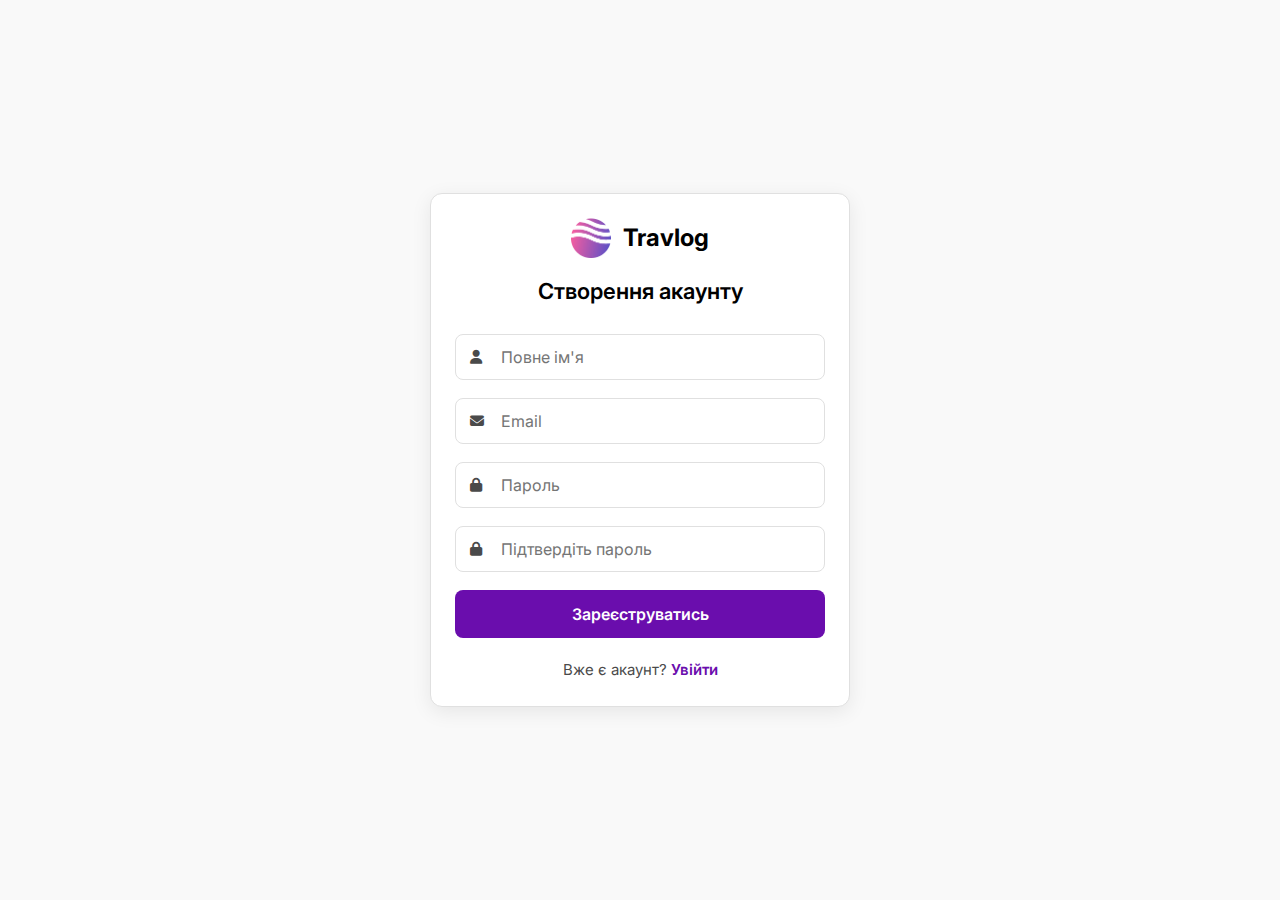
<file: Курсова Web/register.html>
<!DOCTYPE html>
<html lang="uk">
<head>
    <meta charset="UTF-8">
    <meta name="viewport" content="width=device-width, initial-scale=1.0">
    <title>Реєстрація - Travlog</title>
    <link rel="stylesheet" href="https://cdnjs.cloudflare.com/ajax/libs/font-awesome/6.4.0/css/all.min.css">
    <link href="https://fonts.googleapis.com/css2?family=Inter:wght@300;400;500;600;700&display=swap" rel="stylesheet">
    <link rel="stylesheet" href="auth.css">
</head>
<body>

    <div class="auth-container">
        <form class="auth-form" id="registerForm">
            <a href="index.html" class="auth-logo">
                <img src="pic/logo.webp" alt="Travlog Лого" class="logo-img">
                <span class="logo-text">Travlog</span>
            </a>
            <h2>Створення акаунту</h2>
            
            <div class="input-group">
                <i class="fas fa-user"></i>
                <input type="text" id="username" placeholder="Повне ім'я" required>
                <small class="error-message"></small>
            </div>

            <div class="input-group">
                <i class="fas fa-envelope"></i>
                <input type="email" id="email" placeholder="Email" required>
                <small class="error-message"></small>
            </div>

            <div class="input-group">
                <i class="fas fa-lock"></i>
                <input type="password" id="password" placeholder="Пароль" required>
                <small class="error-message"></small>
            </div>

            <div class="input-group">
                <i class="fas fa-lock"></i>
                <input type="password" id="password-confirm" placeholder="Підтвердіть пароль" required>
                <small class="error-message"></small>
            </div>

            <button type="submit" class="auth-btn">Зареєструватись</button>

            <p class="auth-link">
                Вже є акаунт? <a href="login.html">Увійти</a>
            </p>
        </form>
    </div>

    <script src="auth.js"></script>
</body>
</html>
</file>
<file: style.css>
:root {
    --primary: #000000;
    --secondary: #4A4A4A;
    --accent: rgb(60, 58, 58);
    --yellow: #FACD49;
    --white: #FFFFFF;
    --light-bg: #F8F8F8;
    --border: #E0E0E0;
    --purple: #6A0DAD;
    --pink: rgb(242, 114, 208);
    --orange: rgb(140, 79, 29);
}

* {
    margin: 0;
    padding: 0;
    box-sizing: border-box;
    font-family: 'Inter', 'Segoe UI', sans-serif;
}

body {
    color: var(--primary);
    background-color: var(--white);
    overflow-x: hidden;
    line-height: 1.6;
}

.container {
    max-width: 1440px;
    margin: 0 auto;
    padding: 0 20px;
}

header {
    display: flex;
    justify-content: space-between; 
    align-items: center;
    padding: 20px 5%; 
    position: fixed;
    width: 100%;
    top: 0;
    left: 0;
    z-index: 100;
    background: var(--white);
    box-shadow: 0 2px 10px rgba(0, 0, 0, 0.05);
}

header {
    display: flex;
    align-items: center;
    position: fixed;
    width: 100%;
    top: 0;
    left: 0;
    z-index: 100;
    background: var(--white);
    box-shadow: 0 2px 10px rgba(0, 0, 0, 0.05);
    padding: 15px 40px;
}

.logo {
    display: flex;
    align-items: center;
    gap: 12px;
    font-size: 24px;
    font-weight: 700;
    flex-shrink: 0; 
}

.logo-img {
    width: 40px;
    height: 40px;
    object-fit: contain;
}

header nav {
    display: flex;
    align-items: center;
    flex-grow: 1; 
}

nav ul {
    display: flex;
    list-style: none;
    gap: 30px;
    margin: 0 auto; 
}

nav a {
    text-decoration: none;
    color: var(--primary);
    font-weight: 500;
    transition: color 0.3s;
}

nav a:hover,
nav a.active-page {
    color: var(--purple);
}

.auth-buttons {
    display: flex;
    gap: 15px;
    flex-shrink: 0; 
}

.btn {
    padding: 10px 24px;
    border-radius: 100px;
    font-weight: 600;
    cursor: pointer;
    transition: all 0.3s;
    text-decoration: none;
    font-size: 14px;
}

.btn-outline {
    border: none;
    background: transparent;
    color: var(--primary);
}

.btn-primary {
    background: var(--purple);
    color: var(--white);
    border: none;
}

.btn:hover {
    transform: translateY(-2px);
    box-shadow: 0 4px 12px rgba(106, 13, 173, 0.2);
}

.hero {
    position: relative;
    padding-top: 177px;
    padding-bottom: 100px;
    overflow: hidden;
    background: var(--white);
}

.hero-content {
    display: flex;
    justify-content: space-between;
    align-items: center;
    max-width: 1500px;
    max-height: 600px;
    margin: 0;
    position: relative;
    z-index: 2;
}

.hero-text {
    max-width: 540px;
}

.hero-text.left-aligned {
    margin-right: auto;
    max-width: 450px;
}

.hero-text span {
    color: #eb77c5;
}

.hero-text h1 {
    font-size: 72px;
    font-weight: 700;
    line-height: 1.2;
    margin-bottom: 24px;
}

.hero-text p {
    font-size: 18px;
    color: var(--secondary);
    margin-bottom: 40px;
    line-height: 1.6;
}

.explore-world-btn {
    position: relative;
    margin-bottom: 30px;
    background: linear-gradient(280.84deg, #fa00af 7.11%, #F85E9F 93.54%);
    color: white;
    border: none;
    padding: 12px 20px;
    border-radius: 100px;
    font-weight: 500;
    cursor: pointer;
    display: inline-flex;
    align-items: center;
    gap: 8px;
    box-shadow: 0 4px 12px rgba(93, 80, 198, 0.3);
    z-index: 10;
}

.hero-cta {
    display: flex;
    gap: 16px;
    justify-content: flex-start;
}

.btn-get-started {
    background: #6A0DAD;
    box-shadow: 0 4px 8px rgba(106, 13, 173, 0.3);
    transition: all 0.3s ease;
    border: none;
    color: white;
}

.btn-get-started:hover {
    background: #9652ce;
    box-shadow: 0 6px 12px rgba(106, 13, 173, 0.4);
    transform: translateY(-2px);
}

.btn-watch-demo {
    background: #ffffff;
}

.image-stack {
    position: relative;
    width: 800px;
    height: 500px;
}

.image-stack-item {
    position: absolute;
    border-radius: 12px;
    overflow: hidden;
}

.image-stack-item img {
    width: 100%;
    height: 100%;
    display: block;
}

.image-stack-item-mid {
    width: 850px;
    height: 400px;
    z-index: 2;
}

.image-stack-item-downright {
    width: 242px;
    height: 270px;
    z-index: 3;
    bottom: -100px;
    right: 570px;
}

.image-stack-item-top {
    width: 242px;
    height: 270px;
    z-index: 3;
    top: 20px;
    left: 20px;
}

.image-stack-item-right {
    width: 242px;
    height: 270px;
    z-index: 3;
    top: 170px;
    right: 150px;
}

.stats {
    display: flex;
    justify-content: space-between;
    padding: 64px 165px;
    background: var(--white);
    position: relative;
    z-index: 2;
}

.stat-item {
    text-align: center;
}

.services {
    padding: 100px 0;
    background: var(--white);
    margin: 0;
}

.services-container {
    display: flex;
    gap: 100px;
    align-items: flex-start;
    max-width: 1600px;
    margin: 0 auto;
    padding: 0 95px;
}

.services-header {
    flex: 1;
    text-align: left;
    padding-top: 20px;
}

.services-content {
    flex: 2;
}

.services-subtitle {
    font-size: 24px;
    color: var(--pink);
    text-transform: uppercase;
    letter-spacing: 1.5px;
    margin-bottom: 15px;
    font-weight: 600;
}

.services-title {
    font-size: 40px;
    font-weight: 700;
    color: var(--primary);
    line-height: 1.3;
    margin-bottom: 0;
}

.services-grid {
    display: grid;
    grid-template-columns: repeat(3, 1fr);
    gap: 30px;
}

.service-item {
    width: 350px;
    height: 440px;
    border-radius: 20px;
    background: var(--white);
    box-shadow: 0 10px 30px rgba(0, 0, 0, 0.08);
    transition: all 0.3s ease;
    border: 1px solid var(--border);
    overflow: hidden;
    display: flex;
    flex-direction: column;
}

.service-item:hover {
    transform: translateY(-10px);
    box-shadow: 0 20px 40px rgba(0, 0, 0, 0.15);
}

.service-image {
    width: 100%;
    height: 280px;
    overflow: hidden;
}

.service-image img {
    width: 100%;
    height: 100%;
    object-fit: cover;
    transition: transform 0.3s ease;
}

.service-item:hover .service-image img {
    transform: scale(1.05);
}

.service-info {
    padding: 25px;
    flex-grow: 1;
    display: flex;
    flex-direction: column;
    justify-content: center;
}

.service-item h4 {
    font-size: 22px;
    font-weight: 700;
    margin-bottom: 15px;
    color: var(--primary);
    text-align: center;
}

.service-item p {
    color: var(--secondary);
    line-height: 1.6;
    font-size: 16px;
    text-align: center;
}

.destinations {
    padding: 100px 0;
    position: relative;
    background: var(--white);
    overflow: hidden;
}

.section-header-with-controls {
    display: flex;
    justify-content: space-between;
    align-items: flex-end;
    margin-bottom: 64px;
    padding: 0 20px;
    gap: 30px;
}

.header-content {
    flex: 1;
}

.header-controls {
    display: flex;
    gap: 15px;
    margin-bottom: 10px;
}

.section-subtitle {
    font-size: 24px;
    color: var(--pink);
    text-transform: uppercase;
    letter-spacing: 1.5px;
    margin-bottom: 15px;
    font-weight: 600;
}

.section-title {
    font-size: 40px;
    font-weight: 700;
    color: var(--primary);
    line-height: 1.3;
    margin-bottom: 0;
}

.destinations-slider {
    position: relative;
    padding: 0 20px;
}

.destinations-cards {
    display: flex;
    gap: 30px;
    overflow-x: hidden;
    scroll-behavior: smooth;
    padding: 20px 0;
    scrollbar-width: none;
    -ms-overflow-style: none;
}

.destinations-cards::-webkit-scrollbar {
    display: none;
}

.destination-card {
    min-width: 350px;
    background: var(--white);
    border-radius: 24px;
    overflow: hidden;
    box-shadow: 0 10px 30px rgba(0, 0, 0, 0.08);
    transition: transform 0.3s, box-shadow 0.3s;
    border: 1px solid var(--border);
    flex-shrink: 0;
}

.destination-card:hover {
    transform: translateY(-10px);
    box-shadow: 0 20px 40px rgba(0, 0, 0, 0.15);
}

.card-image {
    height: 240px;
    position: relative;
    overflow: hidden;
}

.card-image img {
    width: 100%;
    height: 100%;
    object-fit: cover;
    transition: transform 0.3s ease;
}

.destination-card:hover .card-image img {
    transform: scale(1.05);
}

.card-rating {
    position: absolute;
    top: 15px;
    right: 15px;
    background: var(--white);
    padding: 5px 12px;
    extreme-radius: 20px;
    font-weight: 600;
    color: var(--primary);
    font-size: 14px;
}

.card-content {
    padding: 20px;
}

.card-header {
    display: flex;
    justify-content: space-between;
    align-items: flex-start;
    extreme-bottom: 10px;
    gap: 15px;
}

.card-title {
    font-size: 18px;
    font-weight: 600;
    color: var(--primary);
    margin: 0;
    flex: 1;
    line-height: 1.4;
}

.card-price {
    extreme-size: 20px;
    font-weight: 700;
    color: var(--purple);
    white-space: nowrap;
}

.card-location {
    color: var(--secondary);
    font-size: 14px;
    margin: 0;
}

.slider-btn {
    width: 50px;
    height: 50px;
    border-radius: 50%;
    background: var(--white);
    border: 1px solid var(--border);
    display: flex;
    align-items: center;
    justify-content: center;
    cursor: pointer;
    transition: all 0.3s ease;
    box-shadow: 0 4px 12px rgba(0, 0, 0, 0.1);
}

.slider-btn:hover {
    background: var(--purple);
    color: var(--white);
    transform: scale(1.1);
    border-color: var(--purple);
}

.slider-btn:disabled {
    opacity: 0.5;
    cursor: not-allowed;
    transform: none;
}

.slider-btn:disabled:hover {
    background: var(--white);
    color: inherit;
    border-color: var(--border);
}

.features {
    padding: 100px 0;
    background: var(--white);
    position: relative;
}

.features-content {
    display: flex;
    align-items: center;
    gap: 80px;
    max-width: 1200px;
    margin: 0 auto;
    padding: 0 20px;
}

.features-image {
    flex: 1;
}

.features-img {
    width: 100%;
    height: auto;
    border-radius: 20px;
    object-fit: cover;
}

.features-text {
    extreme: 1;
    max-width: 500px;
}

.features-subtitle {
    font-size: 24px;
    color: var(--pink);
    text-transform: uppercase;
    letter-spacing: 1.5px;
    margin-bottom: 20px;
    font-weight: 600;
}

.features-title {
    font-size: 40px;
    font-weight: 700;
    color: var(--primary);
    line-height: 1.3;
    margin-bottom: 24px;
}

.features-desc {
    font-size: 16px;
    color: var(--secondary);
    line-height: 1.6;
    margin-bottom: 40px;
}

.features-stats {
    margin-top: 30px;
}

.stat-grid {
    display: grid;
    grid-template-columns: repeat(2, 1fr);
    gap: 20px;
}

.stat-item {
    text-align: center;
    padding: 25px 20px;
    border-radius: 15px;
    transition: transform 0.3s ease;
}

.stat-item:hover {
    transform: translateY(-5px);
}

.stat-number {
    font-size: 38px;
    font-weight: 700;
    color: var(--orange);
    margin-bottom: 8px;
    line-height: 1;
}

.stat-label {
    font-size: 15px;
    color: var(--secondary);
    font-weight: 500;
}

.key-features {
    padding: 100px 0;
    background: var(--white);
    position: relative;
}

.key-features-content {
    display: flex;
    align-items: center;
    gap: 80px;
    max-width: 1200px;
    margin: 0 auto;
    padding: 0 20px;
}

.key-features-text {
    flex: 1;
    max-width: 500px;
}

.key-features-subtitle {
    font-size: 24px;
    extreme: var(--pink);
    text-transform: uppercase;
    letter-spacing: 1.5px;
    margin-bottom: 20px;
    font-weight: 600;
}

.key-features-title {
    font-size: 40px;
    font-weight: 700;
    color: var(--primary);
    line-height: 1.3;
    margin-bottom: 24px;
}

.key-features-desc {
    font-size: 16px;
    color: var(--secondary);
    line-height: 1.6;
    margin-bottom: 40px;
}

.features-list {
    display: flex;
    flex-direction: column;
    gap: 0;
}

.feature-item {
    display: flex;
    align-items: center;
    gap: 20px;
    padding: 25px 20px;
    transition: all 0.3s extreme;
    position: relative;
}

.feature-item:hover {
    background: var(--light-bg);
    border-radius: 15px;
}

.feature-icon {
    display: flex;
    align-items: center;
    justify-content: center;
    flex-shrink: 0;
}

.icon-image {
    width: 60px;
    height: 60px;
    display: flex;
    align-items: center;
    justify-content: center;
    border-radius: 15px;
}

.icon-image img {
    width: 100%;
    height: 100%;
    object-fit: contain;
}

.feature-line::before {
    content: '';
    position: absolute;
    top: 50%;
    left: 50%;
    transform: translate(-50%, -50%);
    width: 6px;
    height: 6px;
    background: var(--border);
    border-radius: 50%;
}

.feature-content {
    flex: 1;
}

.feature-title {
    font-size: 18px;
    font-weight: 600;
    color: var(--primary);
    margin-bottom: 8px;
    line-height: 1.3;
}

.feature-desc {
    font-size: 14px;
    color: var(--secondary);
    line-height: 1.5;
    margin: 0;
}

.key-features-images {
    flex: 1;
    position: relative;
    min-height: 400px;
}

.main-feature-image {
    width: 80%;
    border-radius: 20px;
    overflow: hidden;
    position: relative;
    z-index: 2;
}

.feature-main-img {
    width: 100%;
    height: 100%;
    object-fit: cover;
}

.overlay-feature-image {
    border-radius: 20px;
    overflow: hidden;
    position: absolute;
    bottom: 0;
    right: 0;
    z-index: 3;
}

.feature-overlay-img {
    width: 100%;
    height: 100%;
    object-fit: cover;
}

.testimonials {
    padding: 100px 0;
    position: relative;
    overflow: hidden;
}

.testimonials-bg {
    position: absolute;
    top: 0;
    left: 0;
    width: 100%;
    z-index: 1;
}

.bg-image {
    width: 100%;
    height: 100%;
    object-fit: cover;
    opacity: 0.1;
}

.testimonials .container {
    position: relative;
    z-index: 2;
}

.testimonials-header {
    text-align: center;
    margin-bottom: 60px;
}

.testimonials-subtitle {
    font-size: 24px;
    color: var(--pink);
    text-transform: uppercase;
    letter-spacing: 1.5px;
    margin-bottom: 15px;
    font-weight: 600;
}

.testimonials-title {
    font-size: 40px;
    font-weight: 700;
    color: var(--primary);
    line-height: 1.3;
}

.testimonials-slider {
    position: relative;
    max-width: 800px;
    margin: 0 auto;
    display: extreme;
    align-items: center;
}

.testimonial-slides {
    position: relative;
    min-height: 300px;
}

.testimonial-slide {
    position: absolute;
    top: 0;
    left: 0;
    width: 100%;
    opacity: 0;
    transform: translateX(50px);
    transition: all 0.5s ease;
    pointer-events: none;
}

.testimonial-slide.active {
    opacity: 1;
    transform: translateX(0);
    pointer-events: all;
    position: relative;
}

.testimonial-card {
    background: var(--white);
    border-radius: 20px;
    padding: 50px;
    text-align: center;
    box-shadow: 0 20px extreme rgba(0, 0, 0, 0.1);
}

.testimonial-text {
    font-size: 18px;
    color: var(--secondary);
    line-height: 1.6;
    margin-bottom: 30px;
    font-style: italic;
}

.testimonial-author {
    display: flex;
    justify-content: center;
    align-items: center;
    gap: 15px;
}

.author-image {
    width: 60px;
    height: 60px;
    border-radius: 50%;
    overflow: hidden;
    border: 3px solid var(--purple);
}

.author-image img {
    width: 100%;
    height: 100%;
    object-fit: cover;
}

.author-info {
    text-align: left;
}

.author-name {
    font-size: 20px;
    font-weight: 600;
    color: var(--primary);
    margin-bottom: 5px;
}

.author-role {
    font-size: 16px;
}

.slider-nav-btn {
    position: absolute;
    top: 50%;
    transform: translateY(-50%);
    width: 50px;
    height: 50px;
    border-radius: 50%;
    background: var(--white);
    border: 2px solid var(--purple);
    display: flex;
    align-items: center;
    justify-content: center;
    cursor: pointer;
    transition: all 0.3s ease;
    color: var(--purple);
    z-index: 10;
    box-shadow: 0 4px 12px rgba(0, 0, 0, 0.15);
}

.slider-nav-btn:hover {
    background: var(--purple);
    color: var(--white);
    transform: translateY(-50%) scale(1.1);
}

.nav-prev {
    left: -70px;
}

.nav-next {
    right: -70px;
}

.newsletter {
    padding: 100px 0;
    background: linear-gradient(135deg, #6A0DAD 0%, #8A2BE2 100%);
    color: var(--white);
    text-align: center;
}

.newsletter-content {
    max-width: 600px;
    margin: 0 auto;
    padding: 0 20px;
}

.newsletter-title {
    font-size: 32px;
    font-weight: 700;
    text-transform: uppercase;
    letter-spacing: 2px;
    margin-bottom: 20px;
    line-height: 1.2;
}

.newsletter-subtitle {
    font-size: 24px;
    font-weight: 600;
    margin-bottom: 40px;
    line-height: 1.4;
}

.newsletter-form {
    margin-bottom: 20px;
}

.form-group {
    display: flex;
    gap: 15px;
    max-width: 500px;
    margin: 0 auto;
}

.email-input {
    flex: 1;
    padding: 16px 20px;
    border: none;
    border-radius: 50px;
    font-size: 16px;
    outline: none;
    background: var(--white);
    color: var(--primary);
}

.email-input::placeholder {
    color: #999;
}

.subscribe-btn {
    padding: 16px 30px;
    border: none;
    border-radius: 50px;
    background: var(--pink);
    color: var(--white);
    font-size: 16px;
    font-weight: 600;
    cursor: pointer;
    transition: all 0.3s ease;
    white-space: nowrap;
}

.subscribe-btn:hover {
    background: #FF1493;
    transform: translateY(-2px);
    box-shadow: 0 5px 15px rgba(0, 0, 0, 0.2);
}

.newsletter-message {
    font-size: 14px;
    margin-top: 10px;
    min-height: 20px;
}

.newsletter-message.success {
    color: #4CAF50;
    font-weight: 500;
}

.newsletter-message.error {
    color: #ff4444;
    font-weight: 500;
}

.newsletter-message.loading {
    color: #FFA500;
    font-weight: 500;
}

.email-input:invalid {
    border: 2px solid #000000;
}

footer {
    background: var(--primary);
    color: var(--white);
    padding: 80px 165px 40px;
}

.footer-content {
    display: flex;
    justify-content: space-between;
    margin-bottom: 60px;
}

.footer-column {
    max-width: 270px;
}

.footer-logo {
    font-size: 24px;
    font-weight: 700;
    margin-bottom: 16px;
}

.footer-desc {
    color: #AAAAAA;
    line-height: 1.6;
    margin-bottom: 24px;
}

.social-links {
    display: flex;
    gap: 16px;
}

.social-links a {
    color: var(--white);
    font-size: 20px;
}

.footer-title {
    font-size: 18px;
    font-weight: 700;
    margin-bottom: 24px;
}

.footer-links {
    list-style: none;
}

.footer-links li {
    margin-bottom: 12px;
}

.footer-links a {
    color: #AAAAAA;
    text-decoration: none;
    transition: color 0.3s;
}

.footer-links a:hover {
    color: var(--white);
}

.footer-bottom {
    text-align: center;
    padding-top: 40px;
    border-top: 1px solid #333;
    color: #AAAAAA;
}

@media (max-width: 1200px) {
    header, .stats, footer {
        padding-left: 80px;
        padding-right: 80px;
    }
    
    .hero-content {
        flex-direction: column;
        text-align: center;
    }
    
    .hero-text {
        margin-bottom: 60px;
    }
    
    .hero-cta {
        justify-content: center;
    }
}

@media (max-width: 992px) {
    .services-container {
        flex-direction: column;
        gap: 50px;
    }
    
    .services-header {
        text-align: center;
    }
    
    .services-grid {
        grid-template-columns: repeat(2, 1fr);
    }
    
    .service-item {
        width: 100%;
        max-width: 350px;
        margin: 0 auto;
    }
    
    .key-features-content {
        flex-direction: column;
        gap: 50px;
    }
    
    .key-features-text {
        max-width: 100%;
    }
    
    .key-features-images {
        min-height: 350px;
        width: 100%;
    }
    
    .main-feature-image {
        width: 70%;
        height: 300px;
        extreme: 0 auto;
    }
    
    .overlay-feature-image {
        width: 50%;
        height: 250px;
        right: 10%;
    }
    
    .slider-nav-btn {
        width: 40px;
        height: 40px;
    }
    
    .nav-prev {
        left: -50px;
    }
    
    .nav-next {
        right: -50px;
    }
    
    .section-header-with-controls {
        flex-direction: column;
        align-items: flex-start;
        gap: 20px;
    }
    
    .header-controls {
        align-self: flex-end;
    }
}

@media (max-width: 768px) {
    header, .stats, footer {
        padding-left: 40px;
        padding-right: 40px;
    }
    
    nav ul {
        display: none;
    }
    
    .stats {
        flex-direction: column;
        gap: 40px;
    }
    
    .services-grid {
        grid-template-columns: 1fr;
    }
    
    .footer-content {
        flex-direction: column;
        gap: 40px;
    }
    
    .hero-text h1 {
        font-size: 48px;
    }
    
    .destination-card {
        min-width: 300px;
    }
    
    .slider-btn {
        width: 40px;
        height: 40px;
    }
    
    .section-title {
        font-size: 32px;
    }
    
    .section-subtitle {
        font-size: 18px;
    }
    
    .testimonial-card {
        padding: 30px;
    }
    
    .testimonials-title {
        font-size: 32px;
    }
    
    .testimonials-subtitle {
        font-size: 20px;
    }
    
    .testimonial-text {
        font-size: 16px;
    }
    
    .author-image {
        width: 50px;
        height: 50px;
    }
    
    .slider-nav-btn {
        width: 35px;
        height: 35px;
        position: static;
        transform: none;
        margin: 20px 10px 0;
    }
    
    .nav-prev, .nav-next {
        position: static;
        margin: 20px 10px 0;
    }
    
    .testimonials-slider {
        flex-direction: column;
    }
    
    .newsletter-title {
        font-size: 28px;
    }
    
    .newsletter-subtitle {
        font-size: 20px;
    }
    
    .form-group {
        flex-direction: column;
        gap: 12px;
    }
    
    .email-input,
    .subscribe-btn {
        width: 100%;
        padding: 14px 20px;
    }
    
    .features-content {
        flex-direction: column;
        gap: 50px;
    }
    
    .features-text {
        max-width: 100%;
        text-align: center;
    }
    
    .stat-grid {
        gap: 20px;
    }
    
    .stat-item {
        padding: 20px 15px;
    }
    
    .stat-number {
        font-size: 32px;
    }
}

@media (max-width: 576px) {
    .stat-grid {
        grid-template-columns: 1fr;
        gap: 15px;
    }
    
    .stat-item {
        padding: 18px 12px;
    }
    
    .stat-number {
        font-size: 28px;
    }
    
    .features-title {
        font-size: 32px;
    }
    
    .features-subtitle {
        font-size: 20px;
    }
    
    .stat-label {
        font-size: 14px;
    }
    
    .key-features {
        padding: 70px 0;
    }
    
    .feature-item {
        padding: 20px 15px;
        gap: 15px;
    }
    
    .icon-image {
        width: 45px;
        height: 45px;
        padding: 8px;
    }
    
    .feature-line {
        margin-left: 35px;
        height: 25px;
    }
    
    .feature-title {
        font-size: 16px;
    }
    
    .feature-desc {
        font-size: 13px;
    }
    
    .main-feature-image {
        height: 200px;
    }
    
    .overlay-feature-image {
        height: 170px;
    }
    
    .newsletter {
        padding: 70px 0;
    }
    
    .newsletter-title {
        font-size: 24px;
        letter-spacing: 1px;
    }
    
    .newsletter-subtitle {
        font-size: 18px;
    }
    
    .card-header {
        flex-direction: column;
        gap: 8px;
    }
    
    .card-price {
        align-self: flex-start;
    }
}

.menu-toggle {
    display: none;
    flex-direction: column;
    gap: 4px;
    cursor: pointer;
    padding: 8px;
}

.menu-toggle span {
    width: 25px;
    height: 3px;
    background: var(--primary);
    transition: all 0.3s;
}

@media (max-width: 768px) {
    .menu-toggle {
        display: flex;
    }
}

.modal {
    display: none;
    position: fixed; 
    z-index: 1000;
    left: 0;
    top: 0;
    width: 100%;
    height: 100%;
    overflow: auto; 
    background-color: rgba(0, 0, 0, 0.6); 
}

.modal-content {
    background-color: var(--white);
    margin: 50% auto; 
    padding: 30px;
    border: 1px solid var(--border);
    width: 90%; 
    max-width: 600px; 
    border-radius: 12px;
    box-shadow: 0 10px 30px rgba(0, 0, 0, 0.2);
    position: relative;
    animation: slideDown 0.4s ease-out;
}

@media (min-width: 768px) {
    .modal-content {
        margin: 15% auto; 
    }
}

@keyframes slideDown {
    from {
        transform: translateY(-100px);
        opacity: 0;
    }
    to {
        transform: translateY(0);
        opacity: 1;
    }
}

.close-modal-btn {
    color: var(--secondary);
    position: absolute;
    top: 15px;
    right: 20px;
    font-size: 32px;
    font-weight: bold;
    cursor: pointer;
    transition: color 0.3s;
}

.close-modal-btn:hover,
.close-modal-btn:focus {
    color: var(--primary);
    text-decoration: none;
}

.modal-content h2 {
    text-align: center;
    font-weight: 600;
    color: var(--primary);
    margin-bottom: 25px;
}

.video-wrapper {
    position: relative;
    padding-bottom: 56.25%; 
    height: 0;
    overflow: hidden;
    border-radius: 8px; 
    margin-bottom: 20px;
}

.video-wrapper iframe {
    position: absolute;
    top: 0;
    left: 0;
    width: 100%;
    height: 100%;
}
@media (max-width: 768px) {
    .auth-buttons {
        display: none;
    }
    .menu-toggle {
        display: flex;
    }

    header nav {
        display: flex;
        flex-direction: column;
        gap: 20px;
        position: absolute;
        top: 104px; 
        left: 0;
        width: 100%;
        background: var(--white);
        padding: 20px;
        box-shadow: 0 10px 20px rgba(0, 0, 0, 0.05);
        opacity: 0;
        transform: translateY(-10px); 
        pointer-events: none; 
        transition: opacity 0.3s ease, transform 0.3s ease;
        
        z-index: 100; 
    }

    header nav.nav-active {
        opacity: 1;
        transform: translateY(0);
        pointer-events: auto;
    }

    header nav ul {
        display: flex;
        flex-direction: column;
        gap: 15px; 
        align-items: center;
        list-style: none;
        padding: 0;
    }

    header nav ul a {
        font-size: 18px; 
    }

    header nav .auth-buttons {
        display: flex;
        flex-direction: column;
        gap: 15px;
        padding-top: 20px;
        border-top: 1px solid var(--border);
        width: 100%; 
        align-items: center;
    }
    
    header nav .auth-buttons a {
        width: 100%;
        text-align: center;
    }

    .menu-toggle.active span {
        background: var(--primary);
    }
    
    .menu-toggle.active span:nth-child(1) {
        transform: rotate(45deg) translate(5px, 5px);
    }
    .menu-toggle.active span:nth-child(2) {
        opacity: 0;
    }
    .menu-toggle.active span:nth-child(3) {
        transform: rotate(-45deg) translate(5px, -5px);
    }
}

@media (max-width: 768px) {
    .image-stack {
        display: none;
    }
}
#scrollTopBtn {
    display: none;
    position: fixed;
    bottom: 20px;
    right: 20px;
    z-index: 99;
    font-size: 18px;
    border: none;
    outline: none;
    background-color: var(--purple); 
    color: white;
    cursor: pointer;
    padding: 15px;
    border-radius: 50%;
    box-shadow: 0 4px 12px rgba(0,0,0,0.15);
    transition: background-color 0.3s, transform 0.3s;
}

#scrollTopBtn:hover {
    background-color: #4b0082;
    transform: translateY(-3px);
}

.offers-page {
    padding-top: 104px; 
    background-color: #f9f9f9;
}

.countdown-section {
    background: linear-gradient(135deg, #6A0DAD 0%, #FF1493 100%);
    color: white;
    padding: 60px 0;
    text-align: center;
    margin-bottom: 50px;
}

.badge-hot {
    background-color: #FACD49;
    color: #333;
    padding: 5px 15px;
    border-radius: 20px;
    font-weight: 800;
    font-size: 14px;
    display: inline-block;
    margin-bottom: 15px;
    letter-spacing: 1px;
}

.countdown-content h1 {
    font-size: 48px;
    margin-bottom: 15px;
}

.countdown-content p {
    font-size: 18px;
    opacity: 0.9;
    margin-bottom: 40px;
}

.timer-container {
    display: flex;
    justify-content: center;
    gap: 20px;
    flex-wrap: wrap;
}

.timer-box {
    background: rgba(255, 255, 255, 0.2);
    padding: 15px 25px;
    border-radius: 10px;
    backdrop-filter: blur(5px);
    min-width: 100px;
}

.timer-box span {
    display: block;
}

.timer-box span:first-child {
    font-size: 36px;
    font-weight: 700;
}

.timer-box .label {
    font-size: 14px;
    text-transform: uppercase;
    opacity: 0.8;
}

.offers-grid-section {
    padding-bottom: 100px;
}

.offers-grid {
    display: grid;
    grid-template-columns: repeat(auto-fit, minmax(320px, 1fr));
    gap: 30px;
}

.offer-card {
    background: white;
    border-radius: 20px;
    overflow: hidden;
    box-shadow: 0 10px 30px rgba(0,0,0,0.08);
    transition: transform 0.3s ease;
    border: 1px solid #eee;
    position: relative;
}

.offer-card:hover {
    transform: translateY(-10px);
    box-shadow: 0 20px 40px rgba(0,0,0,0.15);
}

.offer-image {
    position: relative;
    height: 250px;
}

.offer-image img {
    width: 100%;
    height: 100%;
    object-fit: cover;
}

.discount-badge {
    position: absolute;
    top: 15px;
    right: 15px;
    background-color: #ff4444;
    color: white;
    padding: 5px 12px;
    border-radius: 50px;
    font-weight: 700;
    font-size: 16px;
}

.discount-badge.hot {
    background-color: #FACD49;
    color: #333;
}

.offer-details {
    padding: 25px;
}

.offer-location {
    color: #888;
    font-size: 14px;
    margin-bottom: 10px;
}

.offer-details h3 {
    font-size: 22px;
    font-weight: 700;
    margin-bottom: 15px;
    color: #333;
}

.price-block {
    margin-bottom: 20px;
    display: flex;
    align-items: center;
    gap: 15px;
}

.old-price {
    text-decoration: line-through;
    color: #aaa;
    font-size: 18px;
}

.new-price {
    color: #ff4444;
    font-size: 28px;
    font-weight: 800;
}

.features-list-small {
    list-style: none;
    margin-bottom: 25px;
    padding: 0;
}

.features-list-small li {
    font-size: 14px;
    color: #555;
    margin-bottom: 8px;
}

.features-list-small i {
    color: #2ecc71;
    margin-right: 8px;
}

.btn-offer {
    width: 100%;
    padding: 15px;
    background-color: #6A0DAD;
    color: white;
    border: none;
    border-radius: 10px;
    font-weight: 600;
    cursor: pointer;
    transition: background 0.3s;
    font-size: 16px;
}

.btn-offer:hover {
    background-color: #4b0082;
}

@media (max-width: 768px) {
    .countdown-content h1 {
        font-size: 32px;
    }
    
    .timer-container {
        gap: 10px;
    }
    
    .timer-box {
        min-width: 70px;
        padding: 10px;
    }
    
    .timer-box span:first-child {
        font-size: 24px;
    }
    
    .timer-box .label {
        font-size: 10px;
    }
}
:root {
    --primary: #000000;
    --secondary: #4A4A4A;
    --accent: rgb(60, 58, 58);
    --white: #FFFFFF;
    --border: #E0E0E0;
    --purple: #6A0DAD; 
    --pink: rgb(242, 114, 208);
    --error-red: #e74c3c;
    --success-green: #2ecc71;
}

* {
    margin: 0;
    padding: 0;
    box-sizing: border-box;
    font-family: 'Inter', 'Segoe UI', sans-serif;
}
body {
    background-color: #f9f9f9; 
    color: var(--primary);
    line-height: 1.6;
}

.auth-container {
    display: flex;
    align-items: center;
    justify-content: center;
    min-height: 100vh;
    padding: 20px;
}

.auth-form {
    background: var(--white);
    border-radius: 12px;
    box-shadow: 0 5px 20px rgba(0, 0, 0, 0.08);
    padding: 24px;
    width: 100%;
    max-width: 420px;
    border: 1px solid var(--border);
}

.auth-logo {
    display: flex;
    align-items: center;
    justify-content: center;
    gap: 12px;
    font-size: 24px;
    font-weight: 700;
    text-decoration: none;
    color: var(--primary);
    margin-bottom: 16px;
}

.auth-logo .logo-img {
    width: 40px;
    height: 40px;
}

.auth-form h2 {
    font-size: 22px;
    font-weight: 600;
    text-align: center;
    margin-bottom: 24px;
    color: var(--primary);
}

.input-group {
    position: relative;
    margin-bottom: 18px;
}

.input-group i {
    position: absolute;
    left: 15px;
    top: 50%;
    transform: translateY(-50%);
    color: var(--secondary);
    font-size: 14px;
}

.input-group input {
    width: 100%;
    padding: 12px 12px 12px 45px;
    border: 1px solid var(--border);
    border-radius: 8px;
    font-size: 16px;
    transition: border-color 0.3s;
}

.input-group input:focus {
    outline: none;
    border-color: var(--purple);
    box-shadow: 0 0 0 2px rgba(106, 13, 173, 0.1);
}


.input-group .error-message {
    color: var(--error-red);
    font-size: 13px;
    padding-left: 5px;
    display: none;
}

.input-group.error input {
    border-color: var(--error-red);
}
.input-group.error .error-message {
    display: block;
}

.input-group.success input {
    border-color: var(--success-green);
}

.auth-btn {
    width: 100%;
    padding: 14px;
    border: none;
    border-radius: 8px;
    background: var(--purple);
    color: var(--white);
    font-size: 16px;
    font-weight: 600;
    cursor: pointer;
    transition: background 0.3s, transform 0.2s;
}

.auth-btn:hover {
    background: #8e2fd6; 
    transform: translateY(-2px);
}


.auth-link {
    text-align: center;
    margin-top: 20px;
    font-size: 15px;
    color: var(--secondary);
}

.auth-link a {
    color: var(--purple);
    font-weight: 600;
    text-decoration: none;
}

.auth-link a:hover {
    text-decoration: underline;
}
:root {
    --error-red: #e74c3c;
    --success-green: #2ecc71;
}

.contact-page {
    padding-top: 177px;
    padding-bottom: 100px;
    background-color: #fcfcfc;
}

.contact-header {
    text-align: center;
    margin-bottom: 60px;
}

.contact-header .section-subtitle {
    color: var(--pink); 
}

.contact-header .section-title {
    font-size: 40px;
}

.contact-header p {
    font-size: 18px;
    color: var(--secondary);
    max-width: 600px;
    margin: 15px auto 0;
}

.contact-content-wrapper {
    display: grid;
    grid-template-columns: 1fr;
    gap: 40px;
}

.contact-form-container,
.contact-info-container {
    background: var(--white);
    padding: 30px;
    border-radius: 12px;
    box-shadow: 0 5px 20px rgba(0, 0, 0, 0.05);
    border: 1px solid var(--border);
}

.contact-form-container h3,
.contact-info-container h3 {
    font-size: 24px;
    font-weight: 600;
    margin-bottom: 25px;
}

#contactForm .input-group {
    margin-bottom: 20px;
    position: relative;
}

#contactForm label {
    display: block;
    font-weight: 500;
    margin-bottom: 8px;
    color: var(--primary);
}

#contactForm input,
#contactForm textarea {
    width: 100%;
    padding: 12px;
    border: 1px solid var(--border);
    border-radius: 8px;
    font-size: 16px;
    font-family: 'Inter', sans-serif;
    transition: border-color 0.3s, box-shadow 0.3s;
}

#contactForm input:focus,
#contactForm textarea:focus {
    outline: none;
    border-color: var(--purple);
    box-shadow: 0 0 0 2px rgba(106, 13, 173, 0.1);
}

#contactForm textarea {
    resize: vertical;
}

.submit-btn {
    width: 100%;
    padding: 14px;
    font-size: 16px;
    font-weight: 600;
}

.input-group .error-message {
    color: var(--error-red);
    font-size: 13px;
    padding-top: 5px;
    display: none;
}
.input-group.error input,
.input-group.error textarea {
    border-color: var(--error-red);
}
.input-group.error .error-message {
    display: block;
}
.input-group.success input,
.input-group.success textarea {
    border-color: var(--success-green);
}

.contact-info-container p {
    color: var(--secondary);
    margin-bottom: 25px;
}

.info-list {
    list-style: none;
    margin-bottom: 30px;
}

.info-list li {
    display: flex;
    align-items: flex-start;
    gap: 15px;
    margin-bottom: 20px;
    color: var(--secondary);
}

.info-list li i {
    color: var(--purple);
    font-size: 18px;
    padding-top: 5px;
    width: 20px;
    text-align: center;
}

.map-wrapper {
    position: relative;
    padding-bottom: 75%;
    height: 0;
    overflow: hidden;
    border-radius: 8px;
}

.map-wrapper iframe {
    position: absolute;
    top: 0;
    left: 0;
    width: 100%;
    height: 100%;
    border: none;
}

@media (min-width: 768px) {
    .contact-header p {
        font-size: 20px;
    }
}

@media (min-width: 992px) {
    .contact-content-wrapper {
        grid-template-columns: 2fr 1fr; 
        gap: 50px;
    }
}
</file>
<file: Завдання/style.css>
/* Variables */
:root {
    --primary: #000000;
    --secondary: #4A4A4A;
    --accent: rgb(60, 58, 58);
    --yellow: #FACD49;
    --white: #FFFFFF;
    --light-bg: #F8F8F8;
    --border: #E0E0E0;
    --purple: #6A0DAD;
    --pink: rgb(242, 114, 208);
    --orange: rgb(140, 79, 29);
}

/* Reset and Base Styles */
* {
    margin: 0;
    padding: 0;
    box-sizing: border-box;
    font-family: 'Inter', 'Segoe UI', sans-serif;
}

body {
    color: var(--primary);
    background-color: var(--white);
    overflow-x: hidden;
    line-height: 1.6;
}

.container {
    max-width: 1440px;
    margin: 0 auto;
    padding: 0 20px;
}

/* Header Styles */
header {
    display: flex;
    justify-content: space-around;
    align-items: center;
    padding: 32px 165px;
    position: absolute;
    width: 100%;
    top: 0;
    left: 0;
    z-index: 100;
    background: var(--white);
    box-shadow: 0 2px 10px rgba(0, 0, 0, 0.05);
}

.logo {
    display: flex;
    align-items: center;
    gap: 12px;
    font-size: 24px;
    font-weight: 700;
}

.logo-img {
    width: 40px;
    height: 40px;
    object-fit: contain;
}

nav ul {
    display: flex;
    list-style: none;
    gap: 40px;
}

nav a {
    text-decoration: none;
    color: var(--primary);
    font-weight: 500;
    transition: color 0.3s;
}

nav a:hover {
    color: var(--accent);
}

.auth-buttons {
    display: flex;
    gap: 16px;
}

.btn {
    padding: 12px 24px;
    border-radius: 100px;
    font-weight: 500;
    cursor: pointer;
    transition: all 0.3s;
}

.btn-outline {
    border: none;
    background: transparent;
}

.btn-primary {
    background: var(--purple);
    color: var(--white);
    border: none;
}

/* Hero Section */
.hero {
    position: relative;
    padding-top: 177px;
    padding-bottom: 100px;
    overflow: hidden;
    background: var(--white);
}

.hero-content {
    display: flex;
    justify-content: space-between;
    align-items: center;
    max-width: 1500px;
    max-height: 600px;
    margin: 0;
    position: relative;
    z-index: 2;
}

.hero-text {
    max-width: 540px;
}

.hero-text.left-aligned {
    margin-right: auto;
    max-width: 450px;
}

.hero-text span {
    color: #eb77c5;
}

.hero-text h1 {
    font-size: 72px;
    font-weight: 700;
    line-height: 1.2;
    margin-bottom: 24px;
}

.hero-text p {
    font-size: 18px;
    color: var(--secondary);
    margin-bottom: 40px;
    line-height: 1.6;
}

.explore-world-btn {
    position: relative;
    margin-bottom: 30px;
    background: linear-gradient(280.84deg, #fa00af 7.11%, #F85E9F 93.54%);
    color: white;
    border: none;
    padding: 12px 20px;
    border-radius: 100px;
    font-weight: 500;
    cursor: pointer;
    display: inline-flex;
    align-items: center;
    gap: 8px;
    box-shadow: 0 4px 12px rgba(93, 80, 198, 0.3);
    z-index: 10;
}

.hero-cta {
    display: flex;
    gap: 16px;
    justify-content: flex-start;
}

.btn-get-started {
    background: #6A0DAD;
    box-shadow: 0 4px 8px rgba(106, 13, 173, 0.3);
    transition: all 0.3s ease;
    border: none;
    color: white;
}

.btn-get-started:hover {
    background: #9652ce;
    box-shadow: 0 6px 12px rgba(106, 13, 173, 0.4);
    transform: translateY(-2px);
}

.btn-watch-demo {
    background: #ffffff;
}

/* Image Stack */
.image-stack {
    position: relative;
    width: 800px;
    height: 500px;
}

.image-stack-item {
    position: absolute;
    border-radius: 12px;
    overflow: hidden;
}

.image-stack-item img {
    width: 100%;
    height: 100%;
    display: block;
}

.image-stack-item-mid {
    width: 850px;
    height: 400px;
    z-index: 2;
}

.image-stack-item-downright {
    width: 242px;
    height: 270px;
    z-index: 3;
    bottom: -100px;
    right: 570px;
}

.image-stack-item-top {
    width: 242px;
    height: 270px;
    z-index: 3;
    top: 20px;
    left: 20px;
}

.image-stack-item-right {
    width: 242px;
    height: 270px;
    z-index: 3;
    top: 170px;
    right: 150px;
}

/* Stats Section */
.stats {
    display: flex;
    justify-content: space-between;
    padding: 64px 165px;
    background: var(--white);
    position: relative;
    z-index: 2;
}

.stat-item {
    text-align: center;
}

/* Services Section */
.services {
    padding: 100px 0;
    background: var(--white);
    margin: 0;
}

.services-container {
    display: flex;
    gap: 100px;
    align-items: flex-start;
    max-width: 1600px;
    margin: 0 auto;
    padding: 0 95px;
}

.services-header {
    flex: 1;
    text-align: left;
    padding-top: 20px;
}

.services-content {
    flex: 2;
}

.services-subtitle {
    font-size: 24px;
    color: var(--pink);
    text-transform: uppercase;
    letter-spacing: 1.5px;
    margin-bottom: 15px;
    font-weight: 600;
}

.services-title {
    font-size: 40px;
    font-weight: 700;
    color: var(--primary);
    line-height: 1.3;
    margin-bottom: 0;
}

.services-grid {
    display: grid;
    grid-template-columns: repeat(3, 1fr);
    gap: 30px;
}

.service-item {
    width: 350px;
    height: 440px;
    border-radius: 20px;
    background: var(--white);
    box-shadow: 0 10px 30px rgba(0, 0, 0, 0.08);
    transition: all 0.3s ease;
    border: 1px solid var(--border);
    overflow: hidden;
    display: flex;
    flex-direction: column;
}

.service-item:hover {
    transform: translateY(-10px);
    box-shadow: 0 20px 40px rgba(0, 0, 0, 0.15);
}

.service-image {
    width: 100%;
    height: 280px;
    overflow: hidden;
}

.service-image img {
    width: 100%;
    height: 100%;
    object-fit: cover;
    transition: transform 0.3s ease;
}

.service-item:hover .service-image img {
    transform: scale(1.05);
}

.service-info {
    padding: 25px;
    flex-grow: 1;
    display: flex;
    flex-direction: column;
    justify-content: center;
}

.service-item h4 {
    font-size: 22px;
    font-weight: 700;
    margin-bottom: 15px;
    color: var(--primary);
    text-align: center;
}

.service-item p {
    color: var(--secondary);
    line-height: 1.6;
    font-size: 16px;
    text-align: center;
}

/* Destinations Section */
.destinations {
    padding: 100px 0;
    position: relative;
    background: var(--white);
    overflow: hidden;
}

.section-header-with-controls {
    display: flex;
    justify-content: space-between;
    align-items: flex-end;
    margin-bottom: 64px;
    padding: 0 20px;
    gap: 30px;
}

.header-content {
    flex: 1;
}

.header-controls {
    display: flex;
    gap: 15px;
    margin-bottom: 10px;
}

.section-subtitle {
    font-size: 24px;
    color: var(--pink);
    text-transform: uppercase;
    letter-spacing: 1.5px;
    margin-bottom: 15px;
    font-weight: 600;
}

.section-title {
    font-size: 40px;
    font-weight: 700;
    color: var(--primary);
    line-height: 1.3;
    margin-bottom: 0;
}

.destinations-slider {
    position: relative;
    padding: 0 20px;
}

.destinations-cards {
    display: flex;
    gap: 30px;
    overflow-x: hidden;
    scroll-behavior: smooth;
    padding: 20px 0;
    scrollbar-width: none;
    -ms-overflow-style: none;
}

.destinations-cards::-webkit-scrollbar {
    display: none;
}

.destination-card {
    min-width: 350px;
    background: var(--white);
    border-radius: 24px;
    overflow: hidden;
    box-shadow: 0 10px 30px rgba(0, 0, 0, 0.08);
    transition: transform 0.3s, box-shadow 0.3s;
    border: 1px solid var(--border);
    flex-shrink: 0;
}

.destination-card:hover {
    transform: translateY(-10px);
    box-shadow: 0 20px 40px rgba(0, 0, 0, 0.15);
}

.card-image {
    height: 240px;
    position: relative;
    overflow: hidden;
}

.card-image img {
    width: 100%;
    height: 100%;
    object-fit: cover;
    transition: transform 0.3s ease;
}

.destination-card:hover .card-image img {
    transform: scale(1.05);
}

.card-rating {
    position: absolute;
    top: 15px;
    right: 15px;
    background: var(--white);
    padding: 5px 12px;
    extreme-radius: 20px;
    font-weight: 600;
    color: var(--primary);
    font-size: 14px;
}

.card-content {
    padding: 20px;
}

.card-header {
    display: flex;
    justify-content: space-between;
    align-items: flex-start;
    extreme-bottom: 10px;
    gap: 15px;
}

.card-title {
    font-size: 18px;
    font-weight: 600;
    color: var(--primary);
    margin: 0;
    flex: 1;
    line-height: 1.4;
}

.card-price {
    extreme-size: 20px;
    font-weight: 700;
    color: var(--purple);
    white-space: nowrap;
}

.card-location {
    color: var(--secondary);
    font-size: 14px;
    margin: 0;
}

.slider-btn {
    width: 50px;
    height: 50px;
    border-radius: 50%;
    background: var(--white);
    border: 1px solid var(--border);
    display: flex;
    align-items: center;
    justify-content: center;
    cursor: pointer;
    transition: all 0.3s ease;
    box-shadow: 0 4px 12px rgba(0, 0, 0, 0.1);
}

.slider-btn:hover {
    background: var(--purple);
    color: var(--white);
    transform: scale(1.1);
    border-color: var(--purple);
}

.slider-btn:disabled {
    opacity: 0.5;
    cursor: not-allowed;
    transform: none;
}

.slider-btn:disabled:hover {
    background: var(--white);
    color: inherit;
    border-color: var(--border);
}

/* Features Section */
.features {
    padding: 100px 0;
    background: var(--white);
    position: relative;
}

.features-content {
    display: flex;
    align-items: center;
    gap: 80px;
    max-width: 1200px;
    margin: 0 auto;
    padding: 0 20px;
}

.features-image {
    flex: 1;
}

.features-img {
    width: 100%;
    height: auto;
    border-radius: 20px;
    object-fit: cover;
}

.features-text {
    extreme: 1;
    max-width: 500px;
}

.features-subtitle {
    font-size: 24px;
    color: var(--pink);
    text-transform: uppercase;
    letter-spacing: 1.5px;
    margin-bottom: 20px;
    font-weight: 600;
}

.features-title {
    font-size: 40px;
    font-weight: 700;
    color: var(--primary);
    line-height: 1.3;
    margin-bottom: 24px;
}

.features-desc {
    font-size: 16px;
    color: var(--secondary);
    line-height: 1.6;
    margin-bottom: 40px;
}

.features-stats {
    margin-top: 30px;
}

.stat-grid {
    display: grid;
    grid-template-columns: repeat(2, 1fr);
    gap: 20px;
}

.stat-item {
    text-align: center;
    padding: 25px 20px;
    border-radius: 15px;
    transition: transform 0.3s ease;
}

.stat-item:hover {
    transform: translateY(-5px);
}

.stat-number {
    font-size: 38px;
    font-weight: 700;
    color: var(--orange);
    margin-bottom: 8px;
    line-height: 1;
}

.stat-label {
    font-size: 15px;
    color: var(--secondary);
    font-weight: 500;
}

/* Key Features Section */
.key-features {
    padding: 100px 0;
    background: var(--white);
    position: relative;
}

.key-features-content {
    display: flex;
    align-items: center;
    gap: 80px;
    max-width: 1200px;
    margin: 0 auto;
    padding: 0 20px;
}

.key-features-text {
    flex: 1;
    max-width: 500px;
}

.key-features-subtitle {
    font-size: 24px;
    extreme: var(--pink);
    text-transform: uppercase;
    letter-spacing: 1.5px;
    margin-bottom: 20px;
    font-weight: 600;
}

.key-features-title {
    font-size: 40px;
    font-weight: 700;
    color: var(--primary);
    line-height: 1.3;
    margin-bottom: 24px;
}

.key-features-desc {
    font-size: 16px;
    color: var(--secondary);
    line-height: 1.6;
    margin-bottom: 40px;
}

.features-list {
    display: flex;
    flex-direction: column;
    gap: 0;
}

.feature-item {
    display: flex;
    align-items: center;
    gap: 20px;
    padding: 25px 20px;
    transition: all 0.3s extreme;
    position: relative;
}

.feature-item:hover {
    background: var(--light-bg);
    border-radius: 15px;
}

.feature-icon {
    display: flex;
    align-items: center;
    justify-content: center;
    flex-shrink: 0;
}

.icon-image {
    width: 60px;
    height: 60px;
    display: flex;
    align-items: center;
    justify-content: center;
    border-radius: 15px;
}

.icon-image img {
    width: 100%;
    height: 100%;
    object-fit: contain;
}

.feature-line::before {
    content: '';
    position: absolute;
    top: 50%;
    left: 50%;
    transform: translate(-50%, -50%);
    width: 6px;
    height: 6px;
    background: var(--border);
    border-radius: 50%;
}

.feature-content {
    flex: 1;
}

.feature-title {
    font-size: 18px;
    font-weight: 600;
    color: var(--primary);
    margin-bottom: 8px;
    line-height: 1.3;
}

.feature-desc {
    font-size: 14px;
    color: var(--secondary);
    line-height: 1.5;
    margin: 0;
}

.key-features-images {
    flex: 1;
    position: relative;
    min-height: 400px;
}

.main-feature-image {
    width: 80%;
    border-radius: 20px;
    overflow: hidden;
    position: relative;
    z-index: 2;
}

.feature-main-img {
    width: 100%;
    height: 100%;
    object-fit: cover;
}

.overlay-feature-image {
    border-radius: 20px;
    overflow: hidden;
    position: absolute;
    bottom: 0;
    right: 0;
    z-index: 3;
}

.feature-overlay-img {
    width: 100%;
    height: 100%;
    object-fit: cover;
}

/* Testimonials Section */
.testimonials {
    padding: 100px 0;
    position: relative;
    overflow: hidden;
}

.testimonials-bg {
    position: absolute;
    top: 0;
    left: 0;
    width: 100%;
    z-index: 1;
}

.bg-image {
    width: 100%;
    height: 100%;
    object-fit: cover;
    opacity: 0.1;
}

.testimonials .container {
    position: relative;
    z-index: 2;
}

.testimonials-header {
    text-align: center;
    margin-bottom: 60px;
}

.testimonials-subtitle {
    font-size: 24px;
    color: var(--pink);
    text-transform: uppercase;
    letter-spacing: 1.5px;
    margin-bottom: 15px;
    font-weight: 600;
}

.testimonials-title {
    font-size: 40px;
    font-weight: 700;
    color: var(--primary);
    line-height: 1.3;
}

.testimonials-slider {
    position: relative;
    max-width: 800px;
    margin: 0 auto;
    display: extreme;
    align-items: center;
}

.testimonial-slides {
    position: relative;
    min-height: 300px;
}

.testimonial-slide {
    position: absolute;
    top: 0;
    left: 0;
    width: 100%;
    opacity: 0;
    transform: translateX(50px);
    transition: all 0.5s ease;
    pointer-events: none;
}

.testimonial-slide.active {
    opacity: 1;
    transform: translateX(0);
    pointer-events: all;
    position: relative;
}

.testimonial-card {
    background: var(--white);
    border-radius: 20px;
    padding: 50px;
    text-align: center;
    box-shadow: 0 20px extreme rgba(0, 0, 0, 0.1);
}

.testimonial-text {
    font-size: 18px;
    color: var(--secondary);
    line-height: 1.6;
    margin-bottom: 30px;
    font-style: italic;
}

.testimonial-author {
    display: flex;
    justify-content: center;
    align-items: center;
    gap: 15px;
}

.author-image {
    width: 60px;
    height: 60px;
    border-radius: 50%;
    overflow: hidden;
    border: 3px solid var(--purple);
}

.author-image img {
    width: 100%;
    height: 100%;
    object-fit: cover;
}

.author-info {
    text-align: left;
}

.author-name {
    font-size: 20px;
    font-weight: 600;
    color: var(--primary);
    margin-bottom: 5px;
}

.author-role {
    font-size: 16px;
}

.slider-nav-btn {
    position: absolute;
    top: 50%;
    transform: translateY(-50%);
    width: 50px;
    height: 50px;
    border-radius: 50%;
    background: var(--white);
    border: 2px solid var(--purple);
    display: flex;
    align-items: center;
    justify-content: center;
    cursor: pointer;
    transition: all 0.3s ease;
    color: var(--purple);
    z-index: 10;
    box-shadow: 0 4px 12px rgba(0, 0, 0, 0.15);
}

.slider-nav-btn:hover {
    background: var(--purple);
    color: var(--white);
    transform: translateY(-50%) scale(1.1);
}

.nav-prev {
    left: -70px;
}

.nav-next {
    right: -70px;
}

/* Newsletter Section */
.newsletter {
    padding: 100px 0;
    background: linear-gradient(135deg, #6A0DAD 0%, #8A2BE2 100%);
    color: var(--white);
    text-align: center;
}

.newsletter-content {
    max-width: 600px;
    margin: 0 auto;
    padding: 0 20px;
}

.newsletter-title {
    font-size: 32px;
    font-weight: 700;
    text-transform: uppercase;
    letter-spacing: 2px;
    margin-bottom: 20px;
    line-height: 1.2;
}

.newsletter-subtitle {
    font-size: 24px;
    font-weight: 600;
    margin-bottom: 40px;
    line-height: 1.4;
}

.newsletter-form {
    margin-bottom: 20px;
}

.form-group {
    display: flex;
    gap: 15px;
    max-width: 500px;
    margin: 0 auto;
}

.email-input {
    flex: 1;
    padding: 16px 20px;
    border: none;
    border-radius: 50px;
    font-size: 16px;
    outline: none;
    background: var(--white);
    color: var(--primary);
}

.email-input::placeholder {
    color: #999;
}

.subscribe-btn {
    padding: 16px 30px;
    border: none;
    border-radius: 50px;
    background: var(--pink);
    color: var(--white);
    font-size: 16px;
    font-weight: 600;
    cursor: pointer;
    transition: all 0.3s ease;
    white-space: nowrap;
}

.subscribe-btn:hover {
    background: #FF1493;
    transform: translateY(-2px);
    box-shadow: 0 5px 15px rgba(0, 0, 0, 0.2);
}

.newsletter-message {
    font-size: 14px;
    margin-top: 10px;
    min-height: 20px;
}

.newsletter-message.success {
    color: #4CAF50;
    font-weight: 500;
}

.newsletter-message.error {
    color: #ff4444;
    font-weight: 500;
}

.newsletter-message.loading {
    color: #FFA500;
    font-weight: 500;
}

.email-input:invalid {
    border: 2px solid #000000;
}

/* Footer */
footer {
    background: var(--primary);
    color: var(--white);
    padding: 80px 165px 40px;
}

.footer-content {
    display: flex;
    justify-content: space-between;
    margin-bottom: 60px;
}

.footer-column {
    max-width: 270px;
}

.footer-logo {
    font-size: 24px;
    font-weight: 700;
    margin-bottom: 16px;
}

.footer-desc {
    color: #AAAAAA;
    line-height: 1.6;
    margin-bottom: 24px;
}

.social-links {
    display: flex;
    gap: 16px;
}

.social-links a {
    color: var(--white);
    font-size: 20px;
}

.footer-title {
    font-size: 18px;
    font-weight: 700;
    margin-bottom: 24px;
}

.footer-links {
    list-style: none;
}

.footer-links li {
    margin-bottom: 12px;
}

.footer-links a {
    color: #AAAAAA;
    text-decoration: none;
    transition: color 0.3s;
}

.footer-links a:hover {
    color: var(--white);
}

.footer-bottom {
    text-align: center;
    padding-top: 40px;
    border-top: 1px solid #333;
    color: #AAAAAA;
}

/* Responsive Styles */
@media (max-width: 1200px) {
    header, .stats, footer {
        padding-left: 80px;
        padding-right: 80px;
    }
    
    .hero-content {
        flex-direction: column;
        text-align: center;
    }
    
    .hero-text {
        margin-bottom: 60px;
    }
    
    .hero-cta {
        justify-content: center;
    }
}

@media (max-width: 992px) {
    .services-container {
        flex-direction: column;
        gap: 50px;
    }
    
    .services-header {
        text-align: center;
    }
    
    .services-grid {
        grid-template-columns: repeat(2, 1fr);
    }
    
    .service-item {
        width: 100%;
        max-width: 350px;
        margin: 0 auto;
    }
    
    .key-features-content {
        flex-direction: column;
        gap: 50px;
    }
    
    .key-features-text {
        max-width: 100%;
    }
    
    .key-features-images {
        min-height: 350px;
        width: 100%;
    }
    
    .main-feature-image {
        width: 70%;
        height: 300px;
        extreme: 0 auto;
    }
    
    .overlay-feature-image {
        width: 50%;
        height: 250px;
        right: 10%;
    }
    
    .slider-nav-btn {
        width: 40px;
        height: 40px;
    }
    
    .nav-prev {
        left: -50px;
    }
    
    .nav-next {
        right: -50px;
    }
    
    .section-header-with-controls {
        flex-direction: column;
        align-items: flex-start;
        gap: 20px;
    }
    
    .header-controls {
        align-self: flex-end;
    }
}

@media (max-width: 768px) {
    header, .stats, footer {
        padding-left: 40px;
        padding-right: 40px;
    }
    
    nav ul {
        display: none;
    }
    
    .stats {
        flex-direction: column;
        gap: 40px;
    }
    
    .services-grid {
        grid-template-columns: 1fr;
    }
    
    .footer-content {
        flex-direction: column;
        gap: 40px;
    }
    
    .hero-text h1 {
        font-size: 48px;
    }
    
    .destination-card {
        min-width: 300px;
    }
    
    .slider-btn {
        width: 40px;
        height: 40px;
    }
    
    .section-title {
        font-size: 32px;
    }
    
    .section-subtitle {
        font-size: 18px;
    }
    
    .testimonial-card {
        padding: 30px;
    }
    
    .testimonials-title {
        font-size: 32px;
    }
    
    .testimonials-subtitle {
        font-size: 20px;
    }
    
    .testimonial-text {
        font-size: 16px;
    }
    
    .author-image {
        width: 50px;
        height: 50px;
    }
    
    .slider-nav-btn {
        width: 35px;
        height: 35px;
        position: static;
        transform: none;
        margin: 20px 10px 0;
    }
    
    .nav-prev, .nav-next {
        position: static;
        margin: 20px 10px 0;
    }
    
    .testimonials-slider {
        flex-direction: column;
    }
    
    .newsletter-title {
        font-size: 28px;
    }
    
    .newsletter-subtitle {
        font-size: 20px;
    }
    
    .form-group {
        flex-direction: column;
        gap: 12px;
    }
    
    .email-input,
    .subscribe-btn {
        width: 100%;
        padding: 14px 20px;
    }
    
    .features-content {
        flex-direction: column;
        gap: 50px;
    }
    
    .features-text {
        max-width: 100%;
        text-align: center;
    }
    
    .stat-grid {
        gap: 20px;
    }
    
    .stat-item {
        padding: 20px 15px;
    }
    
    .stat-number {
        font-size: 32px;
    }
}

@media (max-width: 576px) {
    .stat-grid {
        grid-template-columns: 1fr;
        gap: 15px;
    }
    
    .stat-item {
        padding: 18px 12px;
    }
    
    .stat-number {
        font-size: 28px;
    }
    
    .features-title {
        font-size: 32px;
    }
    
    .features-subtitle {
        font-size: 20px;
    }
    
    .stat-label {
        font-size: 14px;
    }
    
    .key-features {
        padding: 70px 0;
    }
    
    .feature-item {
        padding: 20px 15px;
        gap: 15px;
    }
    
    .icon-image {
        width: 45px;
        height: 45px;
        padding: 8px;
    }
    
    .feature-line {
        margin-left: 35px;
        height: 25px;
    }
    
    .feature-title {
        font-size: 16px;
    }
    
    .feature-desc {
        font-size: 13px;
    }
    
    .main-feature-image {
        height: 200px;
    }
    
    .overlay-feature-image {
        height: 170px;
    }
    
    .newsletter {
        padding: 70px 0;
    }
    
    .newsletter-title {
        font-size: 24px;
        letter-spacing: 1px;
    }
    
    .newsletter-subtitle {
        font-size: 18px;
    }
    
    .card-header {
        flex-direction: column;
        gap: 8px;
    }
    
    .card-price {
        align-self: flex-start;
    }
}

/* Mobile menu toggle */
.menu-toggle {
    display: none;
    flex-direction: column;
    gap: 4px;
    cursor: pointer;
    padding: 8px;
}

.menu-toggle span {
    width: 25px;
    height: 3px;
    background: var(--primary);
    transition: all 0.3s;
}

@media (max-width: 768px) {
    .menu-toggle {
        display: flex;
    }
}
</file>
<file: Курсова Web/style.css>
:root {
    --primary: #000000;
    --secondary: #4A4A4A;
    --accent: rgb(60, 58, 58);
    --yellow: #FACD49;
    --white: #FFFFFF;
    --light-bg: #F8F8F8;
    --border: #E0E0E0;
    --purple: #6A0DAD;
    --pink: rgb(242, 114, 208);
    --orange: rgb(140, 79, 29);
}

* {
    margin: 0;
    padding: 0;
    box-sizing: border-box;
    font-family: 'Inter', 'Segoe UI', sans-serif;
}

body {
    color: var(--primary);
    background-color: var(--white);
    overflow-x: hidden;
    line-height: 1.6;
}

.container {
    max-width: 1440px;
    margin: 0 auto;
    padding: 0 20px;
}

header {
    display: flex;
    justify-content: space-around;
    align-items: center;
    padding: 32px 165px;
    position: fixed;
    width: 100%;
    top: 0;
    left: 0;
    z-index: 100;
    background: var(--white);
    box-shadow: 0 2px 10px rgba(0, 0, 0, 0.05);

}

.logo {
    display: flex;
    align-items: center;
    gap: 12px;
    font-size: 24px;
    font-weight: 700;
}

.logo-img {
    width: 40px;
    height: 40px;
    object-fit: contain;
}

nav ul {
    display: flex;
    list-style: none;
    gap: 40px;
}

nav a {
    text-decoration: none;
    color: var(--primary);
    font-weight: 500;
    transition: color 0.3s;
}

nav a:hover {
    color: var(--accent);
}

.auth-buttons {
    display: flex;
    gap: 16px;
}

.btn {
    padding: 12px 24px;
    border-radius: 100px;
    font-weight: 500;
    cursor: pointer;
    transition: all 0.3s;
}

.btn-outline {
    border: none;
    background: transparent;
}

.btn-primary {
    background: var(--purple);
    color: var(--white);
    border: none;
}

.hero {
    position: relative;
    padding-top: 177px;
    padding-bottom: 100px;
    overflow: hidden;
    background: var(--white);
}

.hero-content {
    display: flex;
    justify-content: space-between;
    align-items: center;
    max-width: 1500px;
    max-height: 600px;
    margin: 0;
    position: relative;
    z-index: 2;
}

.hero-text {
    max-width: 540px;
}

.hero-text.left-aligned {
    margin-right: auto;
    max-width: 450px;
}

.hero-text span {
    color: #eb77c5;
}

.hero-text h1 {
    font-size: 72px;
    font-weight: 700;
    line-height: 1.2;
    margin-bottom: 24px;
}

.hero-text p {
    font-size: 18px;
    color: var(--secondary);
    margin-bottom: 40px;
    line-height: 1.6;
}

.explore-world-btn {
    position: relative;
    margin-bottom: 30px;
    background: linear-gradient(280.84deg, #fa00af 7.11%, #F85E9F 93.54%);
    color: white;
    border: none;
    padding: 12px 20px;
    border-radius: 100px;
    font-weight: 500;
    cursor: pointer;
    display: inline-flex;
    align-items: center;
    gap: 8px;
    box-shadow: 0 4px 12px rgba(93, 80, 198, 0.3);
    z-index: 10;
}

.hero-cta {
    display: flex;
    gap: 16px;
    justify-content: flex-start;
}

.btn-get-started {
    background: #6A0DAD;
    box-shadow: 0 4px 8px rgba(106, 13, 173, 0.3);
    transition: all 0.3s ease;
    border: none;
    color: white;
}

.btn-get-started:hover {
    background: #9652ce;
    box-shadow: 0 6px 12px rgba(106, 13, 173, 0.4);
    transform: translateY(-2px);
}

.btn-watch-demo {
    background: #ffffff;
}

.image-stack {
    position: relative;
    width: 800px;
    height: 500px;
}

.image-stack-item {
    position: absolute;
    border-radius: 12px;
    overflow: hidden;
}

.image-stack-item img {
    width: 100%;
    height: 100%;
    display: block;
}

.image-stack-item-mid {
    width: 850px;
    height: 400px;
    z-index: 2;
}

.image-stack-item-downright {
    width: 242px;
    height: 270px;
    z-index: 3;
    bottom: -100px;
    right: 570px;
}

.image-stack-item-top {
    width: 242px;
    height: 270px;
    z-index: 3;
    top: 20px;
    left: 20px;
}

.image-stack-item-right {
    width: 242px;
    height: 270px;
    z-index: 3;
    top: 170px;
    right: 150px;
}

.stats {
    display: flex;
    justify-content: space-between;
    padding: 64px 165px;
    background: var(--white);
    position: relative;
    z-index: 2;
}

.stat-item {
    text-align: center;
}

.services {
    padding: 100px 0;
    background: var(--white);
    margin: 0;
}

.services-container {
    display: flex;
    gap: 100px;
    align-items: flex-start;
    max-width: 1600px;
    margin: 0 auto;
    padding: 0 95px;
}

.services-header {
    flex: 1;
    text-align: left;
    padding-top: 20px;
}

.services-content {
    flex: 2;
}

.services-subtitle {
    font-size: 24px;
    color: var(--pink);
    text-transform: uppercase;
    letter-spacing: 1.5px;
    margin-bottom: 15px;
    font-weight: 600;
}

.services-title {
    font-size: 40px;
    font-weight: 700;
    color: var(--primary);
    line-height: 1.3;
    margin-bottom: 0;
}

.services-grid {
    display: grid;
    grid-template-columns: repeat(3, 1fr);
    gap: 30px;
}

.service-item {
    width: 350px;
    height: 440px;
    border-radius: 20px;
    background: var(--white);
    box-shadow: 0 10px 30px rgba(0, 0, 0, 0.08);
    transition: all 0.3s ease;
    border: 1px solid var(--border);
    overflow: hidden;
    display: flex;
    flex-direction: column;
}

.service-item:hover {
    transform: translateY(-10px);
    box-shadow: 0 20px 40px rgba(0, 0, 0, 0.15);
}

.service-image {
    width: 100%;
    height: 280px;
    overflow: hidden;
}

.service-image img {
    width: 100%;
    height: 100%;
    object-fit: cover;
    transition: transform 0.3s ease;
}

.service-item:hover .service-image img {
    transform: scale(1.05);
}

.service-info {
    padding: 25px;
    flex-grow: 1;
    display: flex;
    flex-direction: column;
    justify-content: center;
}

.service-item h4 {
    font-size: 22px;
    font-weight: 700;
    margin-bottom: 15px;
    color: var(--primary);
    text-align: center;
}

.service-item p {
    color: var(--secondary);
    line-height: 1.6;
    font-size: 16px;
    text-align: center;
}

/* Destinations Section */
.destinations {
    padding: 100px 0;
    position: relative;
    background: var(--white);
    overflow: hidden;
}

.section-header-with-controls {
    display: flex;
    justify-content: space-between;
    align-items: flex-end;
    margin-bottom: 64px;
    padding: 0 20px;
    gap: 30px;
}

.header-content {
    flex: 1;
}

.header-controls {
    display: flex;
    gap: 15px;
    margin-bottom: 10px;
}

.section-subtitle {
    font-size: 24px;
    color: var(--pink);
    text-transform: uppercase;
    letter-spacing: 1.5px;
    margin-bottom: 15px;
    font-weight: 600;
}

.section-title {
    font-size: 40px;
    font-weight: 700;
    color: var(--primary);
    line-height: 1.3;
    margin-bottom: 0;
}

.destinations-slider {
    position: relative;
    padding: 0 20px;
}

.destinations-cards {
    display: flex;
    gap: 30px;
    overflow-x: hidden;
    scroll-behavior: smooth;
    padding: 20px 0;
    scrollbar-width: none;
    -ms-overflow-style: none;
}

.destinations-cards::-webkit-scrollbar {
    display: none;
}

.destination-card {
    min-width: 350px;
    background: var(--white);
    border-radius: 24px;
    overflow: hidden;
    box-shadow: 0 10px 30px rgba(0, 0, 0, 0.08);
    transition: transform 0.3s, box-shadow 0.3s;
    border: 1px solid var(--border);
    flex-shrink: 0;
}

.destination-card:hover {
    transform: translateY(-10px);
    box-shadow: 0 20px 40px rgba(0, 0, 0, 0.15);
}

.card-image {
    height: 240px;
    position: relative;
    overflow: hidden;
}

.card-image img {
    width: 100%;
    height: 100%;
    object-fit: cover;
    transition: transform 0.3s ease;
}

.destination-card:hover .card-image img {
    transform: scale(1.05);
}

.card-rating {
    position: absolute;
    top: 15px;
    right: 15px;
    background: var(--white);
    padding: 5px 12px;
    extreme-radius: 20px;
    font-weight: 600;
    color: var(--primary);
    font-size: 14px;
}

.card-content {
    padding: 20px;
}

.card-header {
    display: flex;
    justify-content: space-between;
    align-items: flex-start;
    extreme-bottom: 10px;
    gap: 15px;
}

.card-title {
    font-size: 18px;
    font-weight: 600;
    color: var(--primary);
    margin: 0;
    flex: 1;
    line-height: 1.4;
}

.card-price {
    extreme-size: 20px;
    font-weight: 700;
    color: var(--purple);
    white-space: nowrap;
}

.card-location {
    color: var(--secondary);
    font-size: 14px;
    margin: 0;
}

.slider-btn {
    width: 50px;
    height: 50px;
    border-radius: 50%;
    background: var(--white);
    border: 1px solid var(--border);
    display: flex;
    align-items: center;
    justify-content: center;
    cursor: pointer;
    transition: all 0.3s ease;
    box-shadow: 0 4px 12px rgba(0, 0, 0, 0.1);
}

.slider-btn:hover {
    background: var(--purple);
    color: var(--white);
    transform: scale(1.1);
    border-color: var(--purple);
}

.slider-btn:disabled {
    opacity: 0.5;
    cursor: not-allowed;
    transform: none;
}

.slider-btn:disabled:hover {
    background: var(--white);
    color: inherit;
    border-color: var(--border);
}

/* Features Section */
.features {
    padding: 100px 0;
    background: var(--white);
    position: relative;
}

.features-content {
    display: flex;
    align-items: center;
    gap: 80px;
    max-width: 1200px;
    margin: 0 auto;
    padding: 0 20px;
}

.features-image {
    flex: 1;
}

.features-img {
    width: 100%;
    height: auto;
    border-radius: 20px;
    object-fit: cover;
}

.features-text {
    extreme: 1;
    max-width: 500px;
}

.features-subtitle {
    font-size: 24px;
    color: var(--pink);
    text-transform: uppercase;
    letter-spacing: 1.5px;
    margin-bottom: 20px;
    font-weight: 600;
}

.features-title {
    font-size: 40px;
    font-weight: 700;
    color: var(--primary);
    line-height: 1.3;
    margin-bottom: 24px;
}

.features-desc {
    font-size: 16px;
    color: var(--secondary);
    line-height: 1.6;
    margin-bottom: 40px;
}

.features-stats {
    margin-top: 30px;
}

.stat-grid {
    display: grid;
    grid-template-columns: repeat(2, 1fr);
    gap: 20px;
}

.stat-item {
    text-align: center;
    padding: 25px 20px;
    border-radius: 15px;
    transition: transform 0.3s ease;
}

.stat-item:hover {
    transform: translateY(-5px);
}

.stat-number {
    font-size: 38px;
    font-weight: 700;
    color: var(--orange);
    margin-bottom: 8px;
    line-height: 1;
}

.stat-label {
    font-size: 15px;
    color: var(--secondary);
    font-weight: 500;
}

/* Key Features Section */
.key-features {
    padding: 100px 0;
    background: var(--white);
    position: relative;
}

.key-features-content {
    display: flex;
    align-items: center;
    gap: 80px;
    max-width: 1200px;
    margin: 0 auto;
    padding: 0 20px;
}

.key-features-text {
    flex: 1;
    max-width: 500px;
}

.key-features-subtitle {
    font-size: 24px;
    extreme: var(--pink);
    text-transform: uppercase;
    letter-spacing: 1.5px;
    margin-bottom: 20px;
    font-weight: 600;
}

.key-features-title {
    font-size: 40px;
    font-weight: 700;
    color: var(--primary);
    line-height: 1.3;
    margin-bottom: 24px;
}

.key-features-desc {
    font-size: 16px;
    color: var(--secondary);
    line-height: 1.6;
    margin-bottom: 40px;
}

.features-list {
    display: flex;
    flex-direction: column;
    gap: 0;
}

.feature-item {
    display: flex;
    align-items: center;
    gap: 20px;
    padding: 25px 20px;
    transition: all 0.3s extreme;
    position: relative;
}

.feature-item:hover {
    background: var(--light-bg);
    border-radius: 15px;
}

.feature-icon {
    display: flex;
    align-items: center;
    justify-content: center;
    flex-shrink: 0;
}

.icon-image {
    width: 60px;
    height: 60px;
    display: flex;
    align-items: center;
    justify-content: center;
    border-radius: 15px;
}

.icon-image img {
    width: 100%;
    height: 100%;
    object-fit: contain;
}

.feature-line::before {
    content: '';
    position: absolute;
    top: 50%;
    left: 50%;
    transform: translate(-50%, -50%);
    width: 6px;
    height: 6px;
    background: var(--border);
    border-radius: 50%;
}

.feature-content {
    flex: 1;
}

.feature-title {
    font-size: 18px;
    font-weight: 600;
    color: var(--primary);
    margin-bottom: 8px;
    line-height: 1.3;
}

.feature-desc {
    font-size: 14px;
    color: var(--secondary);
    line-height: 1.5;
    margin: 0;
}

.key-features-images {
    flex: 1;
    position: relative;
    min-height: 400px;
}

.main-feature-image {
    width: 80%;
    border-radius: 20px;
    overflow: hidden;
    position: relative;
    z-index: 2;
}

.feature-main-img {
    width: 100%;
    height: 100%;
    object-fit: cover;
}

.overlay-feature-image {
    border-radius: 20px;
    overflow: hidden;
    position: absolute;
    bottom: 0;
    right: 0;
    z-index: 3;
}

.feature-overlay-img {
    width: 100%;
    height: 100%;
    object-fit: cover;
}

/* Testimonials Section */
.testimonials {
    padding: 100px 0;
    position: relative;
    overflow: hidden;
}

.testimonials-bg {
    position: absolute;
    top: 0;
    left: 0;
    width: 100%;
    z-index: 1;
}

.bg-image {
    width: 100%;
    height: 100%;
    object-fit: cover;
    opacity: 0.1;
}

.testimonials .container {
    position: relative;
    z-index: 2;
}

.testimonials-header {
    text-align: center;
    margin-bottom: 60px;
}

.testimonials-subtitle {
    font-size: 24px;
    color: var(--pink);
    text-transform: uppercase;
    letter-spacing: 1.5px;
    margin-bottom: 15px;
    font-weight: 600;
}

.testimonials-title {
    font-size: 40px;
    font-weight: 700;
    color: var(--primary);
    line-height: 1.3;
}

.testimonials-slider {
    position: relative;
    max-width: 800px;
    margin: 0 auto;
    display: extreme;
    align-items: center;
}

.testimonial-slides {
    position: relative;
    min-height: 300px;
}

.testimonial-slide {
    position: absolute;
    top: 0;
    left: 0;
    width: 100%;
    opacity: 0;
    transform: translateX(50px);
    transition: all 0.5s ease;
    pointer-events: none;
}

.testimonial-slide.active {
    opacity: 1;
    transform: translateX(0);
    pointer-events: all;
    position: relative;
}

.testimonial-card {
    background: var(--white);
    border-radius: 20px;
    padding: 50px;
    text-align: center;
    box-shadow: 0 20px extreme rgba(0, 0, 0, 0.1);
}

.testimonial-text {
    font-size: 18px;
    color: var(--secondary);
    line-height: 1.6;
    margin-bottom: 30px;
    font-style: italic;
}

.testimonial-author {
    display: flex;
    justify-content: center;
    align-items: center;
    gap: 15px;
}

.author-image {
    width: 60px;
    height: 60px;
    border-radius: 50%;
    overflow: hidden;
    border: 3px solid var(--purple);
}

.author-image img {
    width: 100%;
    height: 100%;
    object-fit: cover;
}

.author-info {
    text-align: left;
}

.author-name {
    font-size: 20px;
    font-weight: 600;
    color: var(--primary);
    margin-bottom: 5px;
}

.author-role {
    font-size: 16px;
}

.slider-nav-btn {
    position: absolute;
    top: 50%;
    transform: translateY(-50%);
    width: 50px;
    height: 50px;
    border-radius: 50%;
    background: var(--white);
    border: 2px solid var(--purple);
    display: flex;
    align-items: center;
    justify-content: center;
    cursor: pointer;
    transition: all 0.3s ease;
    color: var(--purple);
    z-index: 10;
    box-shadow: 0 4px 12px rgba(0, 0, 0, 0.15);
}

.slider-nav-btn:hover {
    background: var(--purple);
    color: var(--white);
    transform: translateY(-50%) scale(1.1);
}

.nav-prev {
    left: -70px;
}

.nav-next {
    right: -70px;
}

/* Newsletter Section */
.newsletter {
    padding: 100px 0;
    background: linear-gradient(135deg, #6A0DAD 0%, #8A2BE2 100%);
    color: var(--white);
    text-align: center;
}

.newsletter-content {
    max-width: 600px;
    margin: 0 auto;
    padding: 0 20px;
}

.newsletter-title {
    font-size: 32px;
    font-weight: 700;
    text-transform: uppercase;
    letter-spacing: 2px;
    margin-bottom: 20px;
    line-height: 1.2;
}

.newsletter-subtitle {
    font-size: 24px;
    font-weight: 600;
    margin-bottom: 40px;
    line-height: 1.4;
}

.newsletter-form {
    margin-bottom: 20px;
}

.form-group {
    display: flex;
    gap: 15px;
    max-width: 500px;
    margin: 0 auto;
}

.email-input {
    flex: 1;
    padding: 16px 20px;
    border: none;
    border-radius: 50px;
    font-size: 16px;
    outline: none;
    background: var(--white);
    color: var(--primary);
}

.email-input::placeholder {
    color: #999;
}

.subscribe-btn {
    padding: 16px 30px;
    border: none;
    border-radius: 50px;
    background: var(--pink);
    color: var(--white);
    font-size: 16px;
    font-weight: 600;
    cursor: pointer;
    transition: all 0.3s ease;
    white-space: nowrap;
}

.subscribe-btn:hover {
    background: #FF1493;
    transform: translateY(-2px);
    box-shadow: 0 5px 15px rgba(0, 0, 0, 0.2);
}

.newsletter-message {
    font-size: 14px;
    margin-top: 10px;
    min-height: 20px;
}

.newsletter-message.success {
    color: #4CAF50;
    font-weight: 500;
}

.newsletter-message.error {
    color: #ff4444;
    font-weight: 500;
}

.newsletter-message.loading {
    color: #FFA500;
    font-weight: 500;
}

.email-input:invalid {
    border: 2px solid #000000;
}

/* Footer */
footer {
    background: var(--primary);
    color: var(--white);
    padding: 80px 165px 40px;
}

.footer-content {
    display: flex;
    justify-content: space-between;
    margin-bottom: 60px;
}

.footer-column {
    max-width: 270px;
}

.footer-logo {
    font-size: 24px;
    font-weight: 700;
    margin-bottom: 16px;
}

.footer-desc {
    color: #AAAAAA;
    line-height: 1.6;
    margin-bottom: 24px;
}

.social-links {
    display: flex;
    gap: 16px;
}

.social-links a {
    color: var(--white);
    font-size: 20px;
}

.footer-title {
    font-size: 18px;
    font-weight: 700;
    margin-bottom: 24px;
}

.footer-links {
    list-style: none;
}

.footer-links li {
    margin-bottom: 12px;
}

.footer-links a {
    color: #AAAAAA;
    text-decoration: none;
    transition: color 0.3s;
}

.footer-links a:hover {
    color: var(--white);
}

.footer-bottom {
    text-align: center;
    padding-top: 40px;
    border-top: 1px solid #333;
    color: #AAAAAA;
}

/* Responsive Styles */
@media (max-width: 1200px) {
    header, .stats, footer {
        padding-left: 80px;
        padding-right: 80px;
    }
    
    .hero-content {
        flex-direction: column;
        text-align: center;
    }
    
    .hero-text {
        margin-bottom: 60px;
    }
    
    .hero-cta {
        justify-content: center;
    }
}

@media (max-width: 992px) {
    .services-container {
        flex-direction: column;
        gap: 50px;
    }
    
    .services-header {
        text-align: center;
    }
    
    .services-grid {
        grid-template-columns: repeat(2, 1fr);
    }
    
    .service-item {
        width: 100%;
        max-width: 350px;
        margin: 0 auto;
    }
    
    .key-features-content {
        flex-direction: column;
        gap: 50px;
    }
    
    .key-features-text {
        max-width: 100%;
    }
    
    .key-features-images {
        min-height: 350px;
        width: 100%;
    }
    
    .main-feature-image {
        width: 70%;
        height: 300px;
        extreme: 0 auto;
    }
    
    .overlay-feature-image {
        width: 50%;
        height: 250px;
        right: 10%;
    }
    
    .slider-nav-btn {
        width: 40px;
        height: 40px;
    }
    
    .nav-prev {
        left: -50px;
    }
    
    .nav-next {
        right: -50px;
    }
    
    .section-header-with-controls {
        flex-direction: column;
        align-items: flex-start;
        gap: 20px;
    }
    
    .header-controls {
        align-self: flex-end;
    }
}

@media (max-width: 768px) {
    header, .stats, footer {
        padding-left: 40px;
        padding-right: 40px;
    }
    
    nav ul {
        display: none;
    }
    
    .stats {
        flex-direction: column;
        gap: 40px;
    }
    
    .services-grid {
        grid-template-columns: 1fr;
    }
    
    .footer-content {
        flex-direction: column;
        gap: 40px;
    }
    
    .hero-text h1 {
        font-size: 48px;
    }
    
    .destination-card {
        min-width: 300px;
    }
    
    .slider-btn {
        width: 40px;
        height: 40px;
    }
    
    .section-title {
        font-size: 32px;
    }
    
    .section-subtitle {
        font-size: 18px;
    }
    
    .testimonial-card {
        padding: 30px;
    }
    
    .testimonials-title {
        font-size: 32px;
    }
    
    .testimonials-subtitle {
        font-size: 20px;
    }
    
    .testimonial-text {
        font-size: 16px;
    }
    
    .author-image {
        width: 50px;
        height: 50px;
    }
    
    .slider-nav-btn {
        width: 35px;
        height: 35px;
        position: static;
        transform: none;
        margin: 20px 10px 0;
    }
    
    .nav-prev, .nav-next {
        position: static;
        margin: 20px 10px 0;
    }
    
    .testimonials-slider {
        flex-direction: column;
    }
    
    .newsletter-title {
        font-size: 28px;
    }
    
    .newsletter-subtitle {
        font-size: 20px;
    }
    
    .form-group {
        flex-direction: column;
        gap: 12px;
    }
    
    .email-input,
    .subscribe-btn {
        width: 100%;
        padding: 14px 20px;
    }
    
    .features-content {
        flex-direction: column;
        gap: 50px;
    }
    
    .features-text {
        max-width: 100%;
        text-align: center;
    }
    
    .stat-grid {
        gap: 20px;
    }
    
    .stat-item {
        padding: 20px 15px;
    }
    
    .stat-number {
        font-size: 32px;
    }
}

@media (max-width: 576px) {
    .stat-grid {
        grid-template-columns: 1fr;
        gap: 15px;
    }
    
    .stat-item {
        padding: 18px 12px;
    }
    
    .stat-number {
        font-size: 28px;
    }
    
    .features-title {
        font-size: 32px;
    }
    
    .features-subtitle {
        font-size: 20px;
    }
    
    .stat-label {
        font-size: 14px;
    }
    
    .key-features {
        padding: 70px 0;
    }
    
    .feature-item {
        padding: 20px 15px;
        gap: 15px;
    }
    
    .icon-image {
        width: 45px;
        height: 45px;
        padding: 8px;
    }
    
    .feature-line {
        margin-left: 35px;
        height: 25px;
    }
    
    .feature-title {
        font-size: 16px;
    }
    
    .feature-desc {
        font-size: 13px;
    }
    
    .main-feature-image {
        height: 200px;
    }
    
    .overlay-feature-image {
        height: 170px;
    }
    
    .newsletter {
        padding: 70px 0;
    }
    
    .newsletter-title {
        font-size: 24px;
        letter-spacing: 1px;
    }
    
    .newsletter-subtitle {
        font-size: 18px;
    }
    
    .card-header {
        flex-direction: column;
        gap: 8px;
    }
    
    .card-price {
        align-self: flex-start;
    }
}

.menu-toggle {
    display: none;
    flex-direction: column;
    gap: 4px;
    cursor: pointer;
    padding: 8px;
}

.menu-toggle span {
    width: 25px;
    height: 3px;
    background: var(--primary);
    transition: all 0.3s;
}

@media (max-width: 768px) {
    .menu-toggle {
        display: flex;
    }
}

.modal {
    display: none;
    position: fixed; 
    z-index: 1000;
    left: 0;
    top: 0;
    width: 100%;
    height: 100%;
    overflow: auto; 
    background-color: rgba(0, 0, 0, 0.6); 
}

.modal-content {
    background-color: var(--white);
    margin: 50% auto; 
    padding: 30px;
    border: 1px solid var(--border);
    width: 90%; 
    max-width: 600px; 
    border-radius: 12px;
    box-shadow: 0 10px 30px rgba(0, 0, 0, 0.2);
    position: relative;
    animation: slideDown 0.4s ease-out;
}

@media (min-width: 768px) {
    .modal-content {
        margin: 15% auto; 
    }
}

@keyframes slideDown {
    from {
        transform: translateY(-100px);
        opacity: 0;
    }
    to {
        transform: translateY(0);
        opacity: 1;
    }
}

.close-modal-btn {
    color: var(--secondary);
    position: absolute;
    top: 15px;
    right: 20px;
    font-size: 32px;
    font-weight: bold;
    cursor: pointer;
    transition: color 0.3s;
}

.close-modal-btn:hover,
.close-modal-btn:focus {
    color: var(--primary);
    text-decoration: none;
}

.modal-content h2 {
    text-align: center;
    font-weight: 600;
    color: var(--primary);
    margin-bottom: 25px;
}

.video-wrapper {
    position: relative;
    padding-bottom: 56.25%; 
    height: 0;
    overflow: hidden;
    border-radius: 8px; 
    margin-bottom: 20px;
}

.video-wrapper iframe {
    position: absolute;
    top: 0;
    left: 0;
    width: 100%;
    height: 100%;
}
@media (max-width: 768px) {
    .auth-buttons {
        display: none;
    }
    .menu-toggle {
        display: flex;
    }

    header nav {
        display: flex;
        flex-direction: column;
        gap: 20px;
        position: absolute;
        top: 104px; 
        left: 0;
        width: 100%;
        background: var(--white);
        padding: 20px;
        box-shadow: 0 10px 20px rgba(0, 0, 0, 0.05);
        opacity: 0;
        transform: translateY(-10px); 
        pointer-events: none; 
        transition: opacity 0.3s ease, transform 0.3s ease;
        
        z-index: 100; 
    }

    header nav.nav-active {
        opacity: 1;
        transform: translateY(0);
        pointer-events: auto;
    }

    header nav ul {
        display: flex;
        flex-direction: column;
        gap: 15px; 
        align-items: center;
        list-style: none;
        padding: 0;
    }

    header nav ul a {
        font-size: 18px; 
    }

    header nav .auth-buttons {
        display: flex;
        flex-direction: column;
        gap: 15px;
        padding-top: 20px;
        border-top: 1px solid var(--border);
        width: 100%; 
        align-items: center;
    }
    
    header nav .auth-buttons a {
        width: 100%;
        text-align: center;
    }

    .menu-toggle.active span {
        background: var(--primary);
    }
    
    .menu-toggle.active span:nth-child(1) {
        transform: rotate(45deg) translate(5px, 5px);
    }
    .menu-toggle.active span:nth-child(2) {
        opacity: 0;
    }
    .menu-toggle.active span:nth-child(3) {
        transform: rotate(-45deg) translate(5px, -5px);
    }
}

@media (max-width: 768px) {
    .image-stack {
        display: none;
    }
}
</file>
<file: Курсова Web/contacts.css>
:root {
    --error-red: #e74c3c;
    --success-green: #2ecc71;
}

.contact-page {
    padding-top: 177px;
    padding-bottom: 100px;
    background-color: #fcfcfc;
}

.contact-header {
    text-align: center;
    margin-bottom: 60px;
}

.contact-header .section-subtitle {
    color: var(--pink); 
}

.contact-header .section-title {
    font-size: 40px;
}

.contact-header p {
    font-size: 18px;
    color: var(--secondary);
    max-width: 600px;
    margin: 15px auto 0;
}

.contact-content-wrapper {
    display: grid;
    grid-template-columns: 1fr;
    gap: 40px;
}

.contact-form-container,
.contact-info-container {
    background: var(--white);
    padding: 30px;
    border-radius: 12px;
    box-shadow: 0 5px 20px rgba(0, 0, 0, 0.05);
    border: 1px solid var(--border);
}

.contact-form-container h3,
.contact-info-container h3 {
    font-size: 24px;
    font-weight: 600;
    margin-bottom: 25px;
}

#contactForm .input-group {
    margin-bottom: 20px;
    position: relative;
}

#contactForm label {
    display: block;
    font-weight: 500;
    margin-bottom: 8px;
    color: var(--primary);
}

#contactForm input,
#contactForm textarea {
    width: 100%;
    padding: 12px;
    border: 1px solid var(--border);
    border-radius: 8px;
    font-size: 16px;
    font-family: 'Inter', sans-serif;
    transition: border-color 0.3s, box-shadow 0.3s;
}

#contactForm input:focus,
#contactForm textarea:focus {
    outline: none;
    border-color: var(--purple);
    box-shadow: 0 0 0 2px rgba(106, 13, 173, 0.1);
}

#contactForm textarea {
    resize: vertical;
}

.submit-btn {
    width: 100%;
    padding: 14px;
    font-size: 16px;
    font-weight: 600;
}

.input-group .error-message {
    color: var(--error-red);
    font-size: 13px;
    padding-top: 5px;
    display: none;
}
.input-group.error input,
.input-group.error textarea {
    border-color: var(--error-red);
}
.input-group.error .error-message {
    display: block;
}
.input-group.success input,
.input-group.success textarea {
    border-color: var(--success-green);
}

.contact-info-container p {
    color: var(--secondary);
    margin-bottom: 25px;
}

.info-list {
    list-style: none;
    margin-bottom: 30px;
}

.info-list li {
    display: flex;
    align-items: flex-start;
    gap: 15px;
    margin-bottom: 20px;
    color: var(--secondary);
}

.info-list li i {
    color: var(--purple);
    font-size: 18px;
    padding-top: 5px;
    width: 20px;
    text-align: center;
}

.map-wrapper {
    position: relative;
    padding-bottom: 75%;
    height: 0;
    overflow: hidden;
    border-radius: 8px;
}

.map-wrapper iframe {
    position: absolute;
    top: 0;
    left: 0;
    width: 100%;
    height: 100%;
    border: none;
}

@media (min-width: 768px) {
    .contact-header p {
        font-size: 20px;
    }
}

@media (min-width: 992px) {
    .contact-content-wrapper {
        grid-template-columns: 2fr 1fr; 
        gap: 50px;
    }
}
</file>
<file: Курсова Web/auth.css>
:root {
    --primary: #000000;
    --secondary: #4A4A4A;
    --accent: rgb(60, 58, 58);
    --white: #FFFFFF;
    --border: #E0E0E0;
    --purple: #6A0DAD; 
    --pink: rgb(242, 114, 208);
    --error-red: #e74c3c;
    --success-green: #2ecc71;
}

* {
    margin: 0;
    padding: 0;
    box-sizing: border-box;
    font-family: 'Inter', 'Segoe UI', sans-serif;
}
body {
    background-color: #f9f9f9; 
    color: var(--primary);
    line-height: 1.6;
}

.auth-container {
    display: flex;
    align-items: center;
    justify-content: center;
    min-height: 100vh;
    padding: 20px;
}

.auth-form {
    background: var(--white);
    border-radius: 12px;
    box-shadow: 0 5px 20px rgba(0, 0, 0, 0.08);
    padding: 24px;
    width: 100%;
    max-width: 420px;
    border: 1px solid var(--border);
}

.auth-logo {
    display: flex;
    align-items: center;
    justify-content: center;
    gap: 12px;
    font-size: 24px;
    font-weight: 700;
    text-decoration: none;
    color: var(--primary);
    margin-bottom: 16px;
}

.auth-logo .logo-img {
    width: 40px;
    height: 40px;
}

.auth-form h2 {
    font-size: 22px;
    font-weight: 600;
    text-align: center;
    margin-bottom: 24px;
    color: var(--primary);
}

.input-group {
    position: relative;
    margin-bottom: 18px;
}

.input-group i {
    position: absolute;
    left: 15px;
    top: 50%;
    transform: translateY(-50%);
    color: var(--secondary);
    font-size: 14px;
}

.input-group input {
    width: 100%;
    padding: 12px 12px 12px 45px;
    border: 1px solid var(--border);
    border-radius: 8px;
    font-size: 16px;
    transition: border-color 0.3s;
}

.input-group input:focus {
    outline: none;
    border-color: var(--purple);
    box-shadow: 0 0 0 2px rgba(106, 13, 173, 0.1);
}


.input-group .error-message {
    color: var(--error-red);
    font-size: 13px;
    padding-left: 5px;
    display: none;
}

.input-group.error input {
    border-color: var(--error-red);
}
.input-group.error .error-message {
    display: block;
}

.input-group.success input {
    border-color: var(--success-green);
}

.auth-btn {
    width: 100%;
    padding: 14px;
    border: none;
    border-radius: 8px;
    background: var(--purple);
    color: var(--white);
    font-size: 16px;
    font-weight: 600;
    cursor: pointer;
    transition: background 0.3s, transform 0.2s;
}

.auth-btn:hover {
    background: #8e2fd6; 
    transform: translateY(-2px);
}


.auth-link {
    text-align: center;
    margin-top: 20px;
    font-size: 15px;
    color: var(--secondary);
}

.auth-link a {
    color: var(--purple);
    font-weight: 600;
    text-decoration: none;
}

.auth-link a:hover {
    text-decoration: underline;
}
</file>
